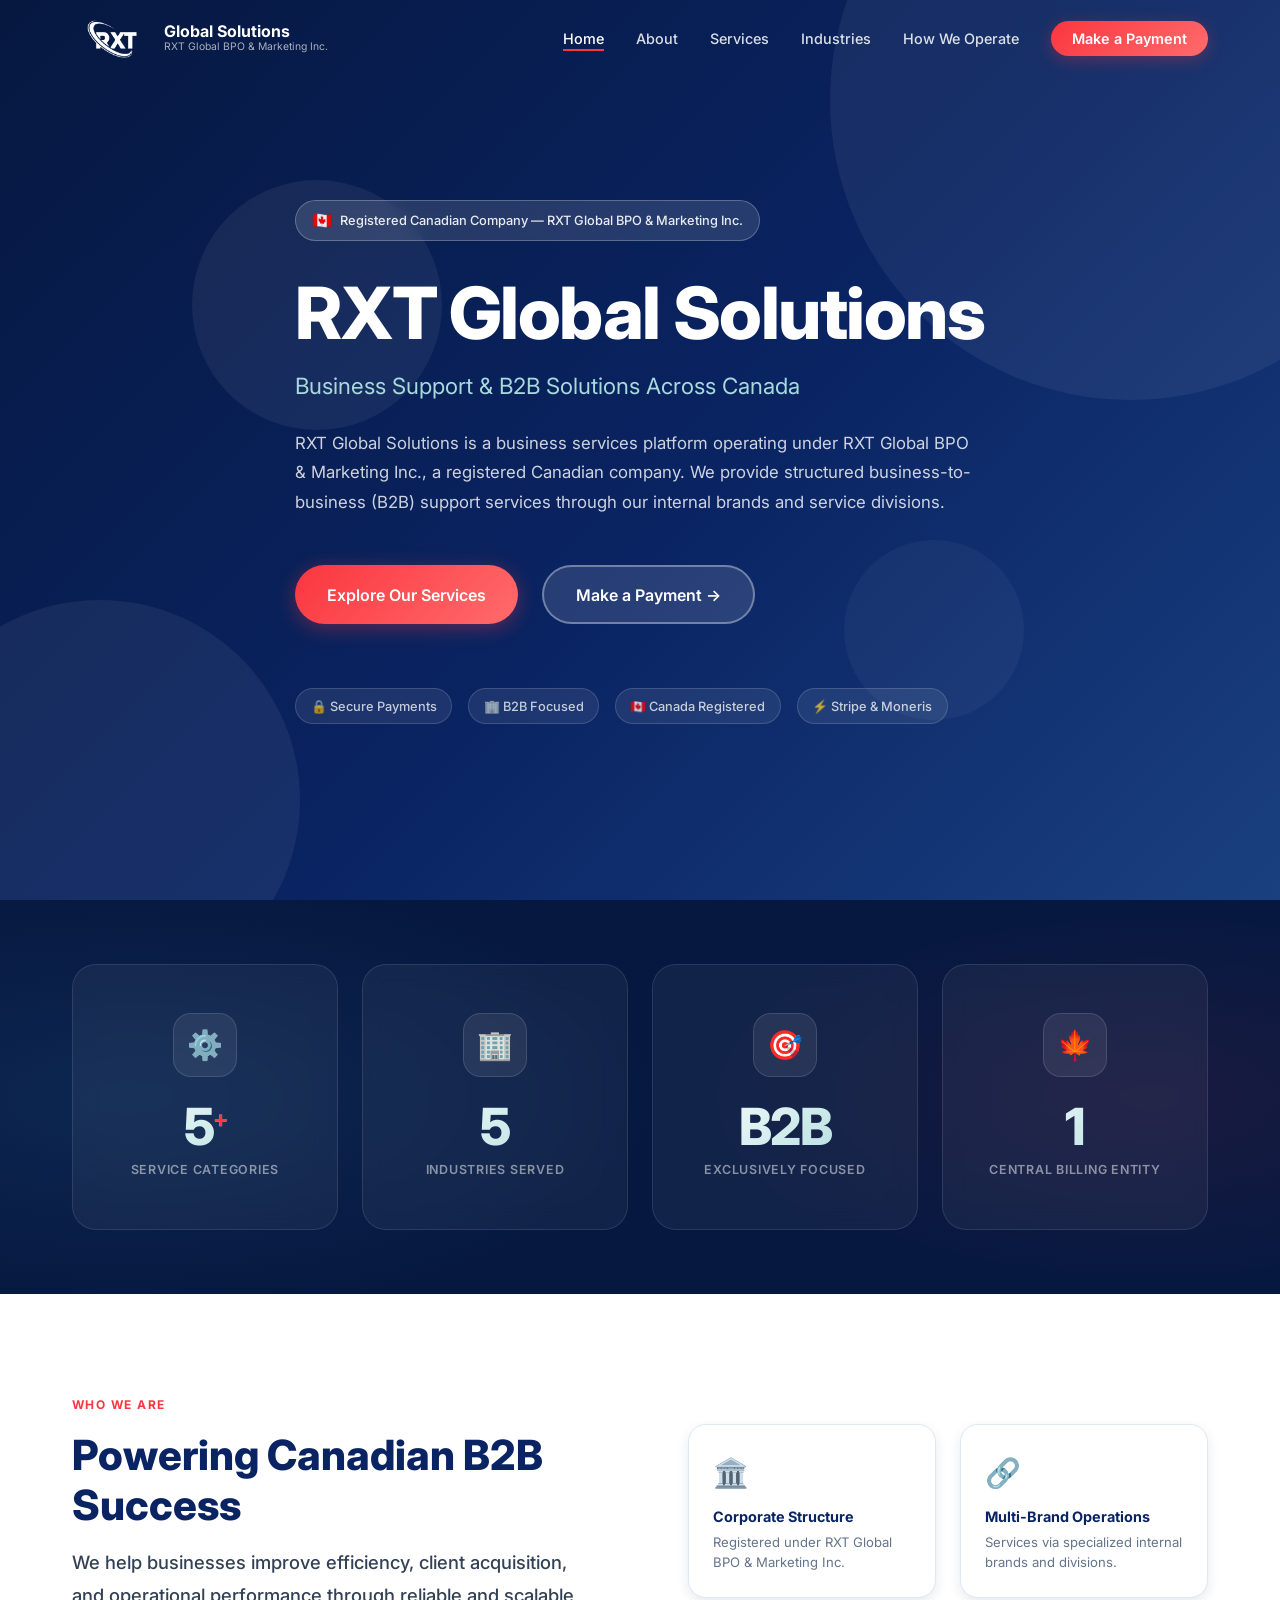
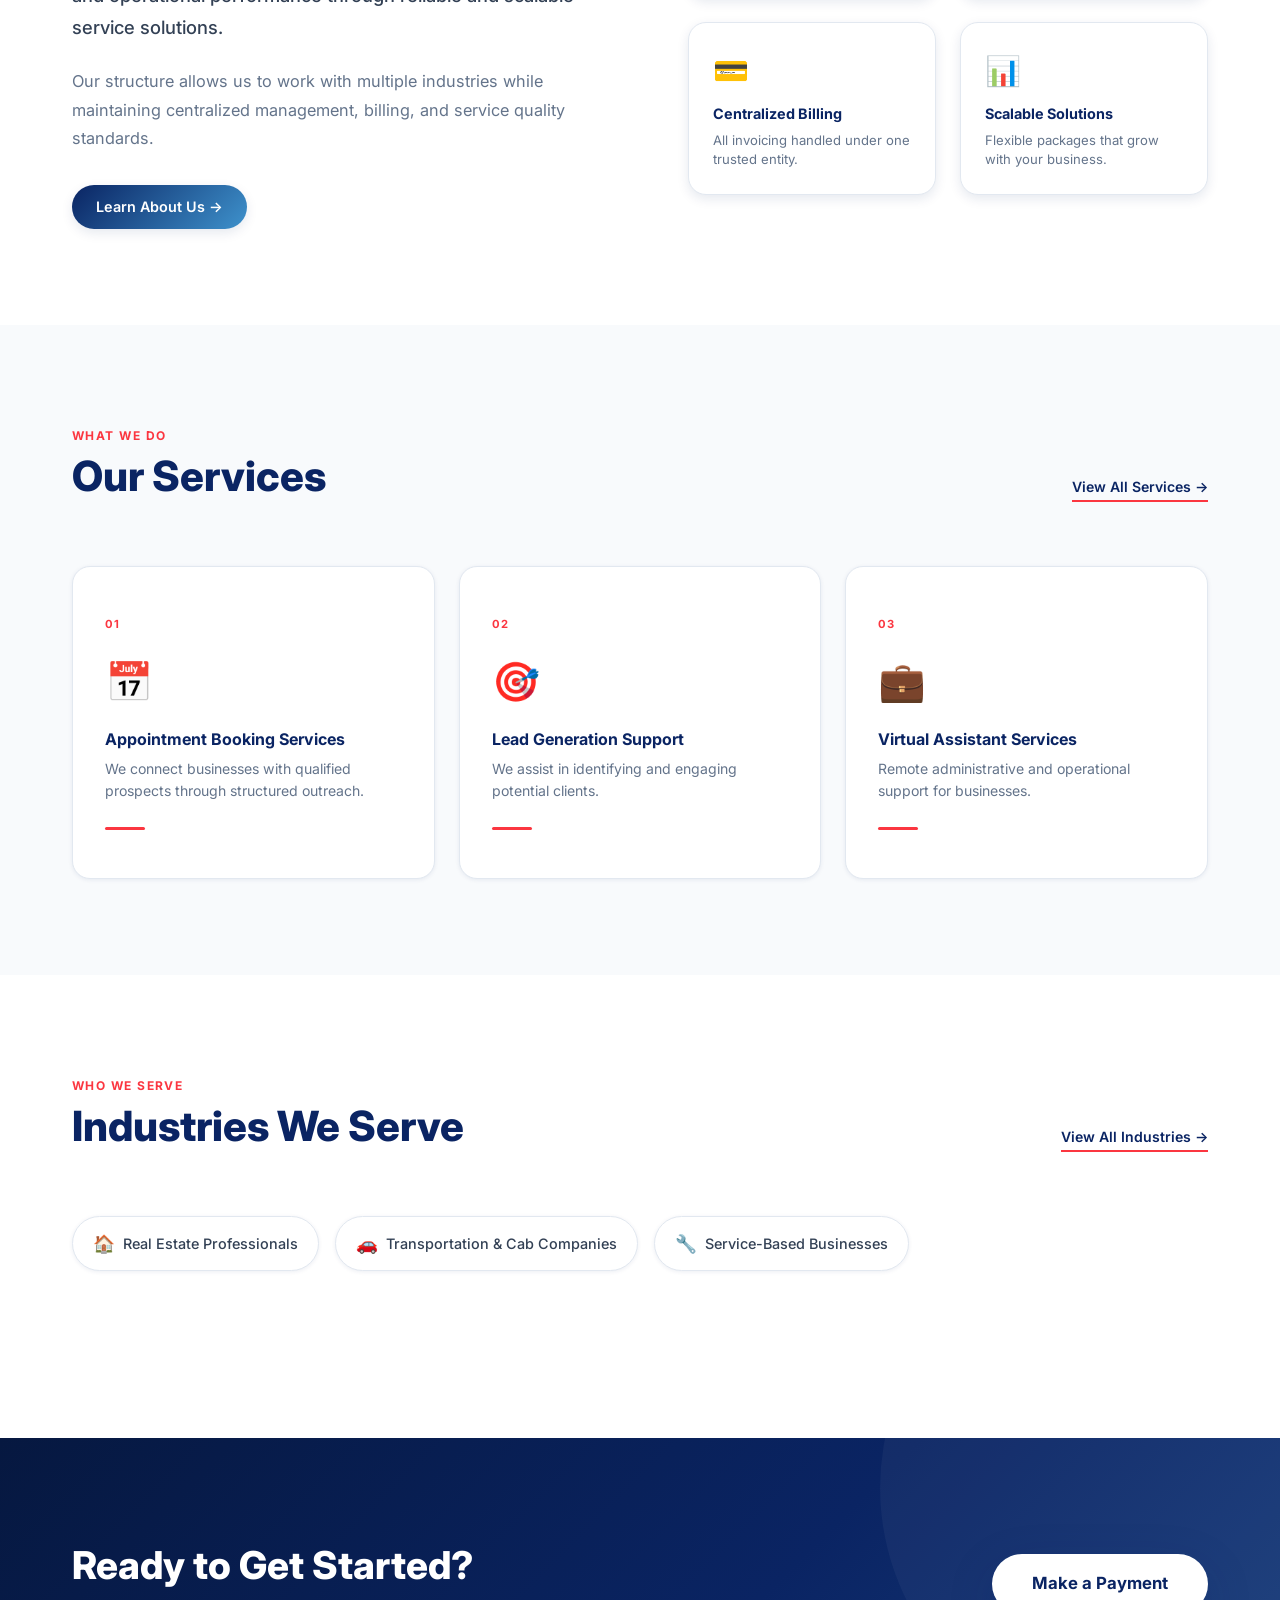
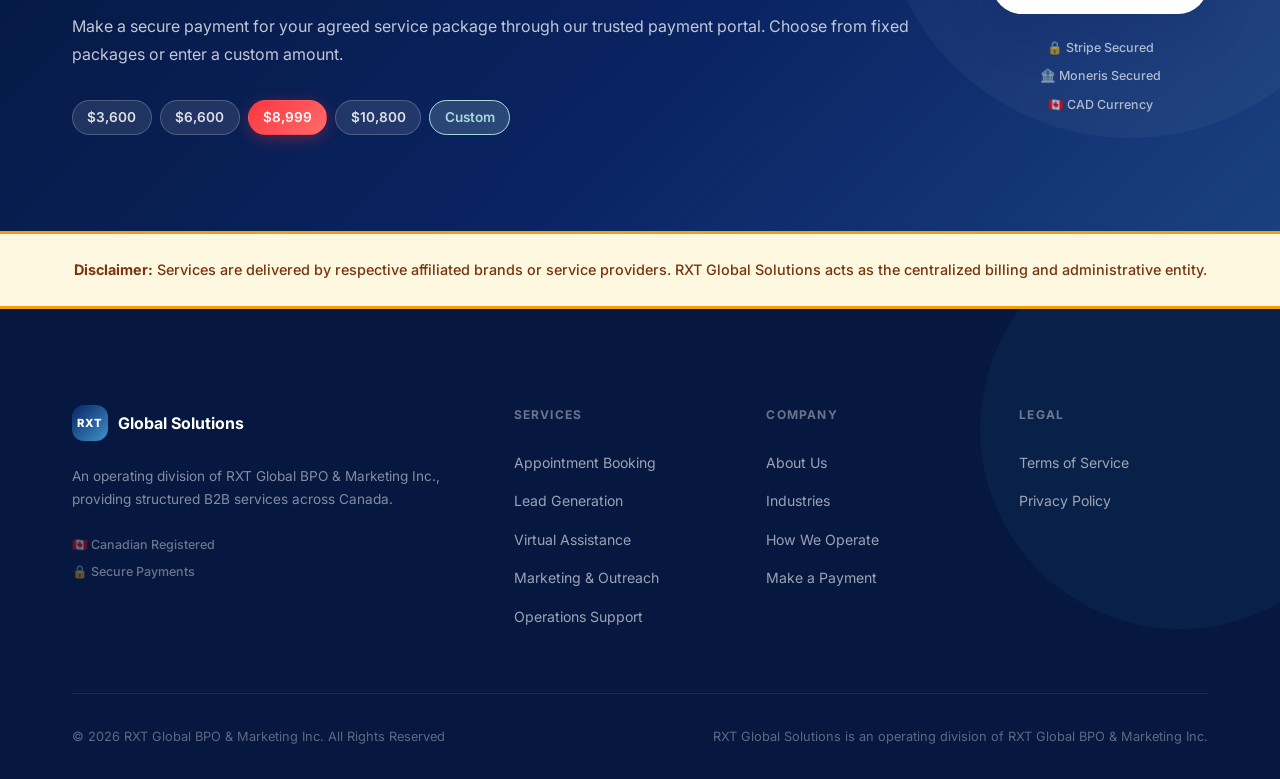
<file: index.html>
<!DOCTYPE html>
<html lang="en">
<head>
    <meta charset="UTF-8">
    <meta name="viewport" content="width=device-width, initial-scale=1.0">
    <title>RXT Global Solutions — Business Support & B2B Solutions Across Canada</title>
    <meta name="description" content="RXT Global Solutions is a registered Canadian B2B company providing appointment booking, lead generation, virtual assistance, marketing and operations support.">
    <link rel="stylesheet" href="styles.css">
    <link rel="preconnect" href="https://fonts.googleapis.com">
    <link rel="preconnect" href="https://fonts.gstatic.com" crossorigin>
    <link href="https://fonts.googleapis.com/css2?family=Inter:wght@300;400;500;600;700;800&display=swap" rel="stylesheet">
    <link rel="icon" type="image/png" href="public/rxtlogo.png">
</head>
<body>

    <!-- ── NAVIGATION ── -->
    <nav class="navbar" id="navbar">
        <div class="nav-container">
            <a href="index.html" class="nav-logo">
                <img src="public/Rxtwhite.png" alt="RXT Global Solutions" class="nav-logo-img nav-logo-white">
                <img src="public/rxtlogo.png" alt="RXT Global Solutions" class="nav-logo-img nav-logo-dark">
                <div class="logo-text">
                    <span class="logo-name">Global Solutions</span>
                    <span class="logo-entity">RXT Global BPO &amp; Marketing Inc.</span>
                </div>
            </a>
            <ul class="nav-menu">
                <li><a href="index.html" class="active">Home</a></li>
                <li><a href="about.html">About</a></li>
                <li><a href="services.html">Services</a></li>
                <li><a href="industries.html">Industries</a></li>
                <li><a href="operations.html">How We Operate</a></li>
                <li><a href="payment.html" class="nav-cta">Make a Payment</a></li>
            </ul>
            <button class="nav-toggle" aria-label="Toggle navigation">
                <span></span><span></span><span></span>
            </button>
        </div>
    </nav>

    <!-- ── HERO ── -->
    <section class="hero">
        <div class="hero-shapes">
            <div class="hs hs-1"></div>
            <div class="hs hs-2"></div>
            <div class="hs hs-3"></div>
            <div class="hs hs-4"></div>
        </div>
        <div class="hero-container">
            <div class="hero-badge">
                <span class="badge-flag">🇨🇦</span>
                Registered Canadian Company — RXT Global BPO &amp; Marketing Inc.
            </div>
            <h1 class="hero-title">RXT Global Solutions</h1>
            <p class="hero-subtitle">Business Support &amp; B2B Solutions Across Canada</p>
            <p class="hero-text">
                RXT Global Solutions is a business services platform operating under RXT Global BPO &amp; Marketing Inc., a registered Canadian company. We provide structured business-to-business (B2B) support services through our internal brands and service divisions.
            </p>
            <div class="hero-actions">
                <a href="services.html" class="btn btn-primary-lg">Explore Our Services</a>
                <a href="payment.html" class="btn btn-ghost-lg">Make a Payment →</a>
            </div>
            <div class="hero-trust-bar">
                <div class="trust-pill">🔒 Secure Payments</div>
                <div class="trust-pill">🏢 B2B Focused</div>
                <div class="trust-pill">🇨🇦 Canada Registered</div>
                <div class="trust-pill">⚡ Stripe &amp; Moneris</div>
            </div>
        </div>
    </section>

    <!-- ── STATS STRIP ── -->
    <div class="stats-strip">
        <div class="container">
            <div class="stats-row">
                <div class="stat-item fade-in">
                    <div class="stat-icon-wrap">⚙️</div>
                    <div class="stat-num">5<sup>+</sup></div>
                    <div class="stat-lbl">Service Categories</div>
                </div>
                <div class="stat-item fade-in">
                    <div class="stat-icon-wrap">🏢</div>
                    <div class="stat-num">5</div>
                    <div class="stat-lbl">Industries Served</div>
                </div>
                <div class="stat-item fade-in">
                    <div class="stat-icon-wrap">🎯</div>
                    <div class="stat-num">B2B</div>
                    <div class="stat-lbl">Exclusively Focused</div>
                </div>
                <div class="stat-item fade-in">
                    <div class="stat-icon-wrap">🍁</div>
                    <div class="stat-num">1</div>
                    <div class="stat-lbl">Central Billing Entity</div>
                </div>
            </div>
        </div>
    </div>

    <!-- ── ABOUT TEASER ── -->
    <section class="home-teaser">
        <div class="container">
            <div class="about-teaser-grid">
                <div class="about-left">
                    <div class="section-eyebrow">Who We Are</div>
                    <h2 class="section-title">Powering Canadian B2B Success</h2>
                    <p class="about-lead">We help businesses improve efficiency, client acquisition, and operational performance through reliable and scalable service solutions.</p>
                    <p style="color:var(--text-500);line-height:1.75;margin-bottom:var(--sp-4);">Our structure allows us to work with multiple industries while maintaining centralized management, billing, and service quality standards.</p>
                    <a href="about.html" class="btn btn-primary-sm">Learn About Us →</a>
                </div>
                <div class="about-teaser-visual">
                    <div class="about-feat-card fade-in">
                        <div class="afc-icon">🏛️</div>
                        <h4>Corporate Structure</h4>
                        <p>Registered under RXT Global BPO &amp; Marketing Inc.</p>
                    </div>
                    <div class="about-feat-card fade-in">
                        <div class="afc-icon">🔗</div>
                        <h4>Multi-Brand Operations</h4>
                        <p>Services via specialized internal brands and divisions.</p>
                    </div>
                    <div class="about-feat-card fade-in">
                        <div class="afc-icon">💳</div>
                        <h4>Centralized Billing</h4>
                        <p>All invoicing handled under one trusted entity.</p>
                    </div>
                    <div class="about-feat-card fade-in">
                        <div class="afc-icon">📊</div>
                        <h4>Scalable Solutions</h4>
                        <p>Flexible packages that grow with your business.</p>
                    </div>
                </div>
            </div>
        </div>
    </section>

    <!-- ── SERVICES TEASER ── -->
    <section class="home-teaser home-teaser-alt">
        <div class="container">
            <div class="teaser-header">
                <div class="teaser-header-left">
                    <div class="section-eyebrow">What We Do</div>
                    <h2 class="section-title">Our Services</h2>
                </div>
                <a href="services.html" class="teaser-view-all">View All Services →</a>
            </div>
            <div class="services-teaser-grid">
                <div class="service-card fade-in">
                    <div class="sc-number">01</div>
                    <div class="sc-icon">📅</div>
                    <h3>Appointment Booking Services</h3>
                    <p>We connect businesses with qualified prospects through structured outreach.</p>
                    <div class="sc-bar"></div>
                </div>
                <div class="service-card fade-in">
                    <div class="sc-number">02</div>
                    <div class="sc-icon">🎯</div>
                    <h3>Lead Generation Support</h3>
                    <p>We assist in identifying and engaging potential clients.</p>
                    <div class="sc-bar"></div>
                </div>
                <div class="service-card fade-in">
                    <div class="sc-number">03</div>
                    <div class="sc-icon">💼</div>
                    <h3>Virtual Assistant Services</h3>
                    <p>Remote administrative and operational support for businesses.</p>
                    <div class="sc-bar"></div>
                </div>
            </div>
        </div>
    </section>

    <!-- ── INDUSTRIES TEASER ── -->
    <section class="home-teaser">
        <div class="container">
            <div class="teaser-header">
                <div class="teaser-header-left">
                    <div class="section-eyebrow">Who We Serve</div>
                    <h2 class="section-title">Industries We Serve</h2>
                </div>
                <a href="industries.html" class="teaser-view-all">View All Industries →</a>
            </div>
            <div class="industries-teaser">
                <div class="industry-pill fade-in"><span class="industry-pill-icon">🏠</span> Real Estate Professionals</div>
                <div class="industry-pill fade-in"><span class="industry-pill-icon">🚗</span> Transportation &amp; Cab Companies</div>
                <div class="industry-pill fade-in"><span class="industry-pill-icon">🔧</span> Service-Based Businesses</div>
                <div class="industry-pill fade-in"><span class="industry-pill-icon">🏢</span> Small &amp; Medium Enterprises (SMEs)</div>
                <div class="industry-pill fade-in"><span class="industry-pill-icon">🤝</span> Other B2B Organizations</div>
            </div>
        </div>
    </section>

    <!-- ── PAYMENT CTA ── -->
    <section class="payment-cta">
        <div class="container">
            <div class="cta-inner">
                <div class="cta-left">
                    <h2>Ready to Get Started?</h2>
                    <p>Make a secure payment for your agreed service package through our trusted payment portal. Choose from fixed packages or enter a custom amount.</p>
                    <div class="cta-pkg-pills">
                        <span class="pkg-pill">$3,600</span>
                        <span class="pkg-pill">$6,600</span>
                        <span class="pkg-pill highlight">$8,999</span>
                        <span class="pkg-pill">$10,800</span>
                        <span class="pkg-pill custom">Custom</span>
                    </div>
                </div>
                <div class="cta-right">
                    <a href="payment.html" class="btn btn-cta-white">Make a Payment</a>
                    <div class="cta-badges">
                        <div class="cta-badge">🔒 Stripe Secured</div>
                        <div class="cta-badge">🏦 Moneris Secured</div>
                        <div class="cta-badge">🇨🇦 CAD Currency</div>
                    </div>
                </div>
            </div>
        </div>
    </section>

    <!-- ── DISCLAIMER ── -->
    <div class="disclaimer-bar">
        <div class="container">
            <p><strong>Disclaimer:</strong> Services are delivered by respective affiliated brands or service providers. RXT Global Solutions acts as the centralized billing and administrative entity.</p>
        </div>
    </div>

    <!-- ── FOOTER ── -->
    <footer class="footer">
        <div class="container">
            <div class="footer-grid">
                <div class="footer-brand-col">
                    <div class="footer-logo">
                        <div class="logo-mark sm">RXT</div>
                        <span>Global Solutions</span>
                    </div>
                    <p>An operating division of RXT Global BPO &amp; Marketing Inc., providing structured B2B services across Canada.</p>
                    <div class="footer-trust">
                        <span>🇨🇦 Canadian Registered</span>
                        <span>🔒 Secure Payments</span>
                    </div>
                </div>
                <div class="footer-col">
                    <h5>Services</h5>
                    <ul>
                        <li><a href="services.html">Appointment Booking</a></li>
                        <li><a href="services.html">Lead Generation</a></li>
                        <li><a href="services.html">Virtual Assistance</a></li>
                        <li><a href="services.html">Marketing &amp; Outreach</a></li>
                        <li><a href="services.html">Operations Support</a></li>
                    </ul>
                </div>
                <div class="footer-col">
                    <h5>Company</h5>
                    <ul>
                        <li><a href="about.html">About Us</a></li>
                        <li><a href="industries.html">Industries</a></li>
                        <li><a href="operations.html">How We Operate</a></li>
                        <li><a href="payment.html">Make a Payment</a></li>
                    </ul>
                </div>
                <div class="footer-col">
                    <h5>Legal</h5>
                    <ul>
                        <li><a href="terms.html">Terms of Service</a></li>
                        <li><a href="privacy.html">Privacy Policy</a></li>
                    </ul>
                </div>
            </div>
            <div class="footer-bottom">
                <p>&copy; 2026 RXT Global BPO &amp; Marketing Inc. All Rights Reserved</p>
                <p>RXT Global Solutions is an operating division of RXT Global BPO &amp; Marketing Inc.</p>
            </div>
        </div>
    </footer>

    <script>
        const navbar = document.getElementById('navbar');
        window.addEventListener('scroll', () => {
            navbar.classList.toggle('scrolled', window.scrollY > 50);
        });

        const navToggle = document.querySelector('.nav-toggle');
        const navMenu = document.querySelector('.nav-menu');
        navToggle.addEventListener('click', () => {
            navMenu.classList.toggle('active');
            navToggle.classList.toggle('active');
        });
        navMenu.querySelectorAll('a').forEach(link => {
            link.addEventListener('click', () => {
                navMenu.classList.remove('active');
                navToggle.classList.remove('active');
            });
        });

        // Fade-in on scroll
        const observer = new IntersectionObserver((entries) => {
            entries.forEach((entry, i) => {
                if (entry.isIntersecting)
                    setTimeout(() => entry.target.classList.add('visible'), i * 80);
            });
        }, { threshold: 0.1 });
        document.querySelectorAll('.fade-in').forEach(el => observer.observe(el));
    </script>
</body>
</html>
</file>
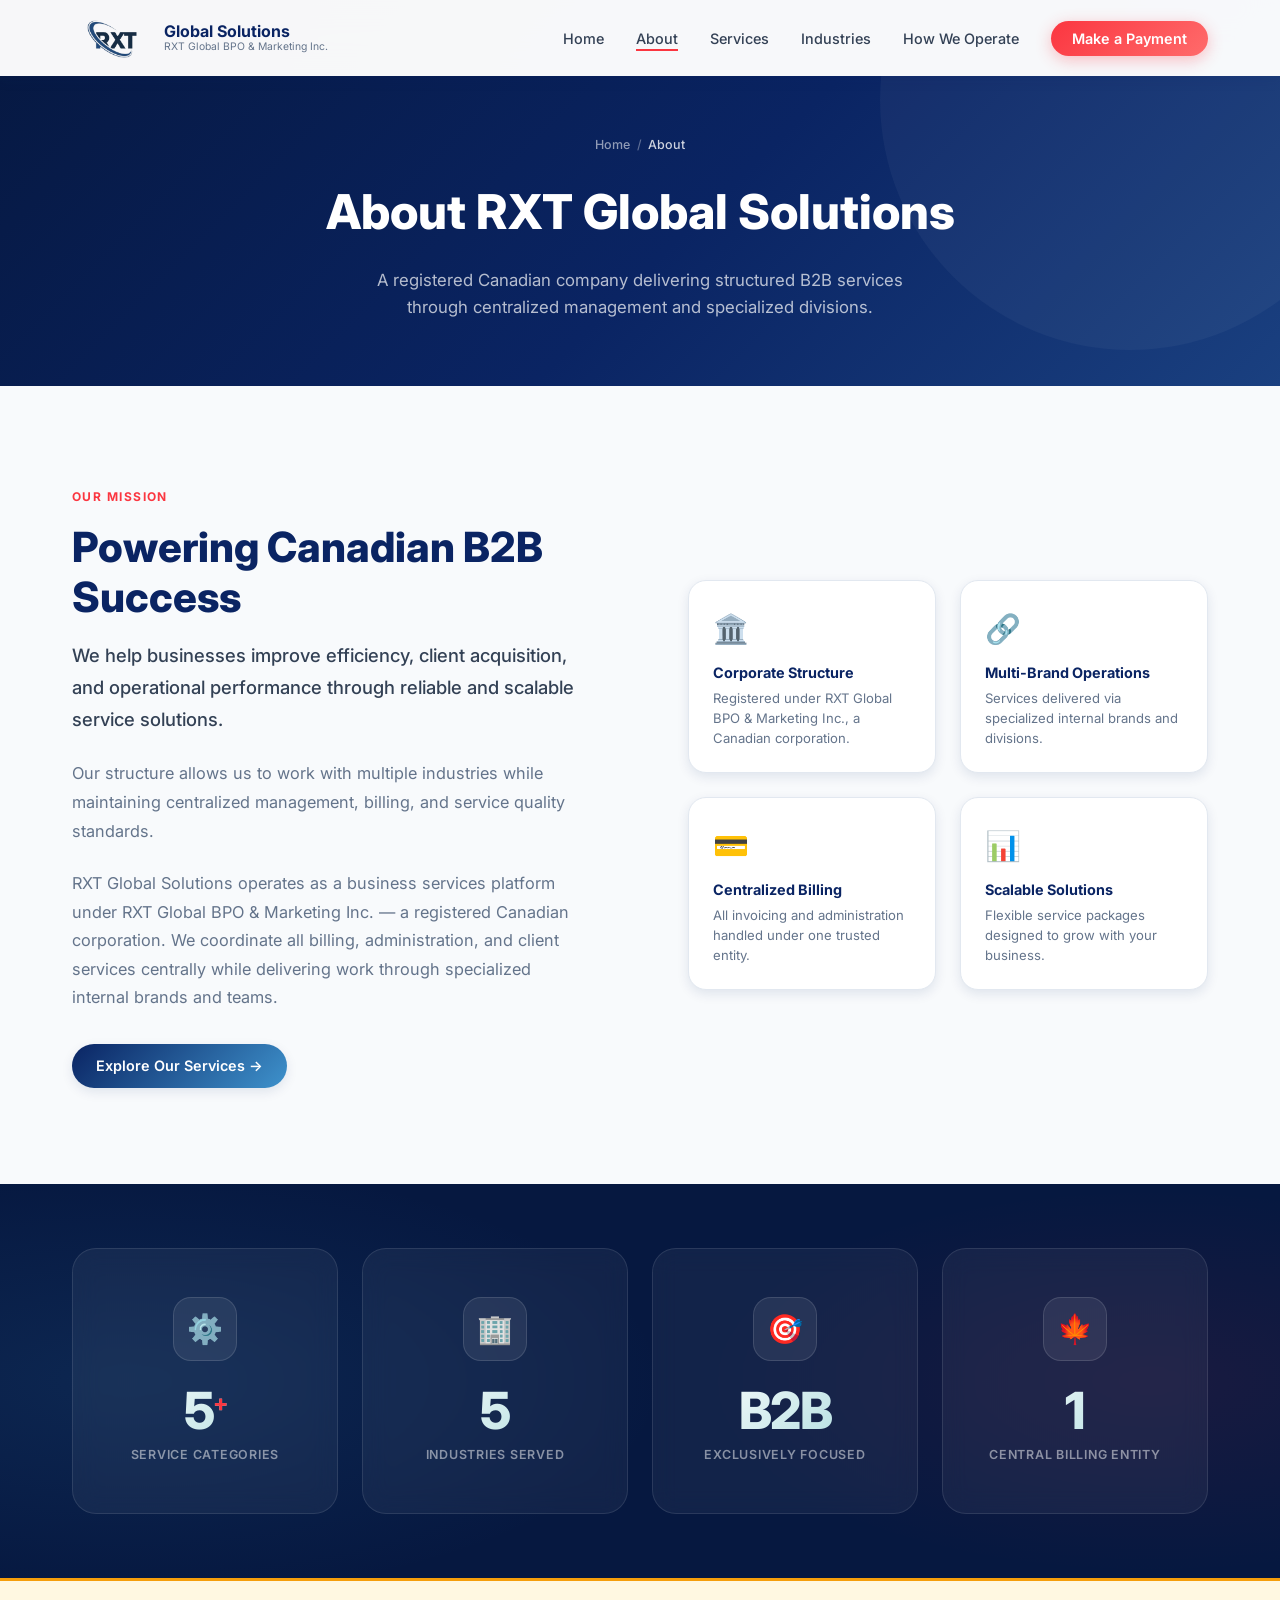
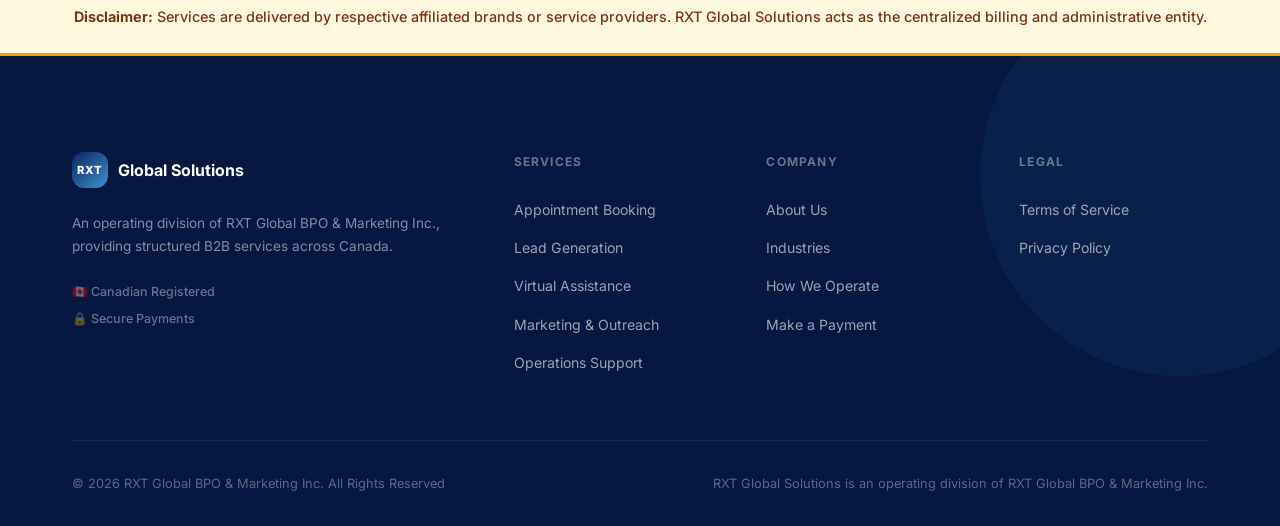
<file: about.html>
<!DOCTYPE html>
<html lang="en">
<head>
    <meta charset="UTF-8">
    <meta name="viewport" content="width=device-width, initial-scale=1.0">
    <title>About Us — RXT Global Solutions</title>
    <meta name="description" content="Learn about RXT Global Solutions — a registered Canadian B2B company operating under RXT Global BPO & Marketing Inc.">
    <link rel="stylesheet" href="styles.css">
    <link rel="preconnect" href="https://fonts.googleapis.com">
    <link rel="preconnect" href="https://fonts.gstatic.com" crossorigin>
    <link href="https://fonts.googleapis.com/css2?family=Inter:wght@300;400;500;600;700;800&display=swap" rel="stylesheet">
    <link rel="icon" type="image/png" href="public/rxtlogo.png">
</head>
<body>

    <!-- ── NAVIGATION ── -->
    <nav class="navbar scrolled" id="navbar">
        <div class="nav-container">
            <a href="index.html" class="nav-logo">
                <img src="public/rxtlogo.png" alt="RXT Global Solutions" class="nav-logo-img">
                <div class="logo-text">
                    <span class="logo-name">Global Solutions</span>
                    <span class="logo-entity">RXT Global BPO &amp; Marketing Inc.</span>
                </div>
            </a>
            <ul class="nav-menu">
                <li><a href="index.html">Home</a></li>
                <li><a href="about.html" class="active">About</a></li>
                <li><a href="services.html">Services</a></li>
                <li><a href="industries.html">Industries</a></li>
                <li><a href="operations.html">How We Operate</a></li>
                <li><a href="payment.html" class="nav-cta">Make a Payment</a></li>
            </ul>
            <button class="nav-toggle" aria-label="Toggle navigation">
                <span></span><span></span><span></span>
            </button>
        </div>
    </nav>

    <!-- ── PAGE HERO ── -->
    <section class="page-hero">
        <div class="container">
            <div class="page-hero-content">
                <div class="page-hero-breadcrumb">
                    <a href="index.html">Home</a>
                    <span>/</span>
                    <span style="color:rgba(255,255,255,0.8);">About</span>
                </div>
                <h1>About RXT Global Solutions</h1>
                <p>A registered Canadian company delivering structured B2B services through centralized management and specialized divisions.</p>
            </div>
        </div>
    </section>

    <!-- ── ABOUT CONTENT ── -->
    <section class="page-content">
        <div class="container">
            <div class="about-grid">
                <div class="about-left">
                    <div class="section-eyebrow">Our Mission</div>
                    <h2 class="section-title">Powering Canadian B2B Success</h2>
                    <p class="about-lead">We help businesses improve efficiency, client acquisition, and operational performance through reliable and scalable service solutions.</p>
                    <p style="color:var(--text-500);line-height:1.75;margin-bottom:var(--sp-3);">Our structure allows us to work with multiple industries while maintaining centralized management, billing, and service quality standards.</p>
                    <p style="color:var(--text-500);line-height:1.75;margin-bottom:var(--sp-4);">RXT Global Solutions operates as a business services platform under RXT Global BPO &amp; Marketing Inc. — a registered Canadian corporation. We coordinate all billing, administration, and client services centrally while delivering work through specialized internal brands and teams.</p>
                    <a href="services.html" class="btn btn-primary-sm">Explore Our Services →</a>
                </div>
                <div class="about-right">
                    <div class="about-card-grid">
                        <div class="about-feat-card fade-in">
                            <div class="afc-icon">🏛️</div>
                            <h4>Corporate Structure</h4>
                            <p>Registered under RXT Global BPO &amp; Marketing Inc., a Canadian corporation.</p>
                        </div>
                        <div class="about-feat-card fade-in">
                            <div class="afc-icon">🔗</div>
                            <h4>Multi-Brand Operations</h4>
                            <p>Services delivered via specialized internal brands and divisions.</p>
                        </div>
                        <div class="about-feat-card fade-in">
                            <div class="afc-icon">💳</div>
                            <h4>Centralized Billing</h4>
                            <p>All invoicing and administration handled under one trusted entity.</p>
                        </div>
                        <div class="about-feat-card fade-in">
                            <div class="afc-icon">📊</div>
                            <h4>Scalable Solutions</h4>
                            <p>Flexible service packages designed to grow with your business.</p>
                        </div>
                    </div>
                </div>
            </div>
        </div>
    </section>

    <!-- ── STATS ── -->
    <div class="stats-strip">
        <div class="container">
            <div class="stats-row">
                <div class="stat-item fade-in">
                    <div class="stat-icon-wrap">⚙️</div>
                    <div class="stat-num">5<sup>+</sup></div>
                    <div class="stat-lbl">Service Categories</div>
                </div>
                <div class="stat-item fade-in">
                    <div class="stat-icon-wrap">🏢</div>
                    <div class="stat-num">5</div>
                    <div class="stat-lbl">Industries Served</div>
                </div>
                <div class="stat-item fade-in">
                    <div class="stat-icon-wrap">🎯</div>
                    <div class="stat-num">B2B</div>
                    <div class="stat-lbl">Exclusively Focused</div>
                </div>
                <div class="stat-item fade-in">
                    <div class="stat-icon-wrap">🍁</div>
                    <div class="stat-num">1</div>
                    <div class="stat-lbl">Central Billing Entity</div>
                </div>
            </div>
        </div>
    </div>

    <!-- ── DISCLAIMER ── -->
    <div class="disclaimer-bar">
        <div class="container">
            <p><strong>Disclaimer:</strong> Services are delivered by respective affiliated brands or service providers. RXT Global Solutions acts as the centralized billing and administrative entity.</p>
        </div>
    </div>

    <!-- ── FOOTER ── -->
    <footer class="footer">
        <div class="container">
            <div class="footer-grid">
                <div class="footer-brand-col">
                    <div class="footer-logo">
                        <div class="logo-mark sm">RXT</div>
                        <span>Global Solutions</span>
                    </div>
                    <p>An operating division of RXT Global BPO &amp; Marketing Inc., providing structured B2B services across Canada.</p>
                    <div class="footer-trust">
                        <span>🇨🇦 Canadian Registered</span>
                        <span>🔒 Secure Payments</span>
                    </div>
                </div>
                <div class="footer-col">
                    <h5>Services</h5>
                    <ul>
                        <li><a href="services.html">Appointment Booking</a></li>
                        <li><a href="services.html">Lead Generation</a></li>
                        <li><a href="services.html">Virtual Assistance</a></li>
                        <li><a href="services.html">Marketing &amp; Outreach</a></li>
                        <li><a href="services.html">Operations Support</a></li>
                    </ul>
                </div>
                <div class="footer-col">
                    <h5>Company</h5>
                    <ul>
                        <li><a href="about.html">About Us</a></li>
                        <li><a href="industries.html">Industries</a></li>
                        <li><a href="operations.html">How We Operate</a></li>
                        <li><a href="payment.html">Make a Payment</a></li>
                    </ul>
                </div>
                <div class="footer-col">
                    <h5>Legal</h5>
                    <ul>
                        <li><a href="terms.html">Terms of Service</a></li>
                        <li><a href="privacy.html">Privacy Policy</a></li>
                    </ul>
                </div>
            </div>
            <div class="footer-bottom">
                <p>&copy; 2026 RXT Global BPO &amp; Marketing Inc. All Rights Reserved</p>
                <p>RXT Global Solutions is an operating division of RXT Global BPO &amp; Marketing Inc.</p>
            </div>
        </div>
    </footer>

    <script>
        const navToggle = document.querySelector('.nav-toggle');
        const navMenu = document.querySelector('.nav-menu');
        navToggle.addEventListener('click', () => {
            navMenu.classList.toggle('active');
            navToggle.classList.toggle('active');
        });
        const observer = new IntersectionObserver((entries) => {
            entries.forEach((e, i) => { if (e.isIntersecting) setTimeout(() => e.target.classList.add('visible'), i * 80); });
        }, { threshold: 0.1 });
        document.querySelectorAll('.fade-in').forEach(el => observer.observe(el));
    </script>
</body>
</html>
</file>
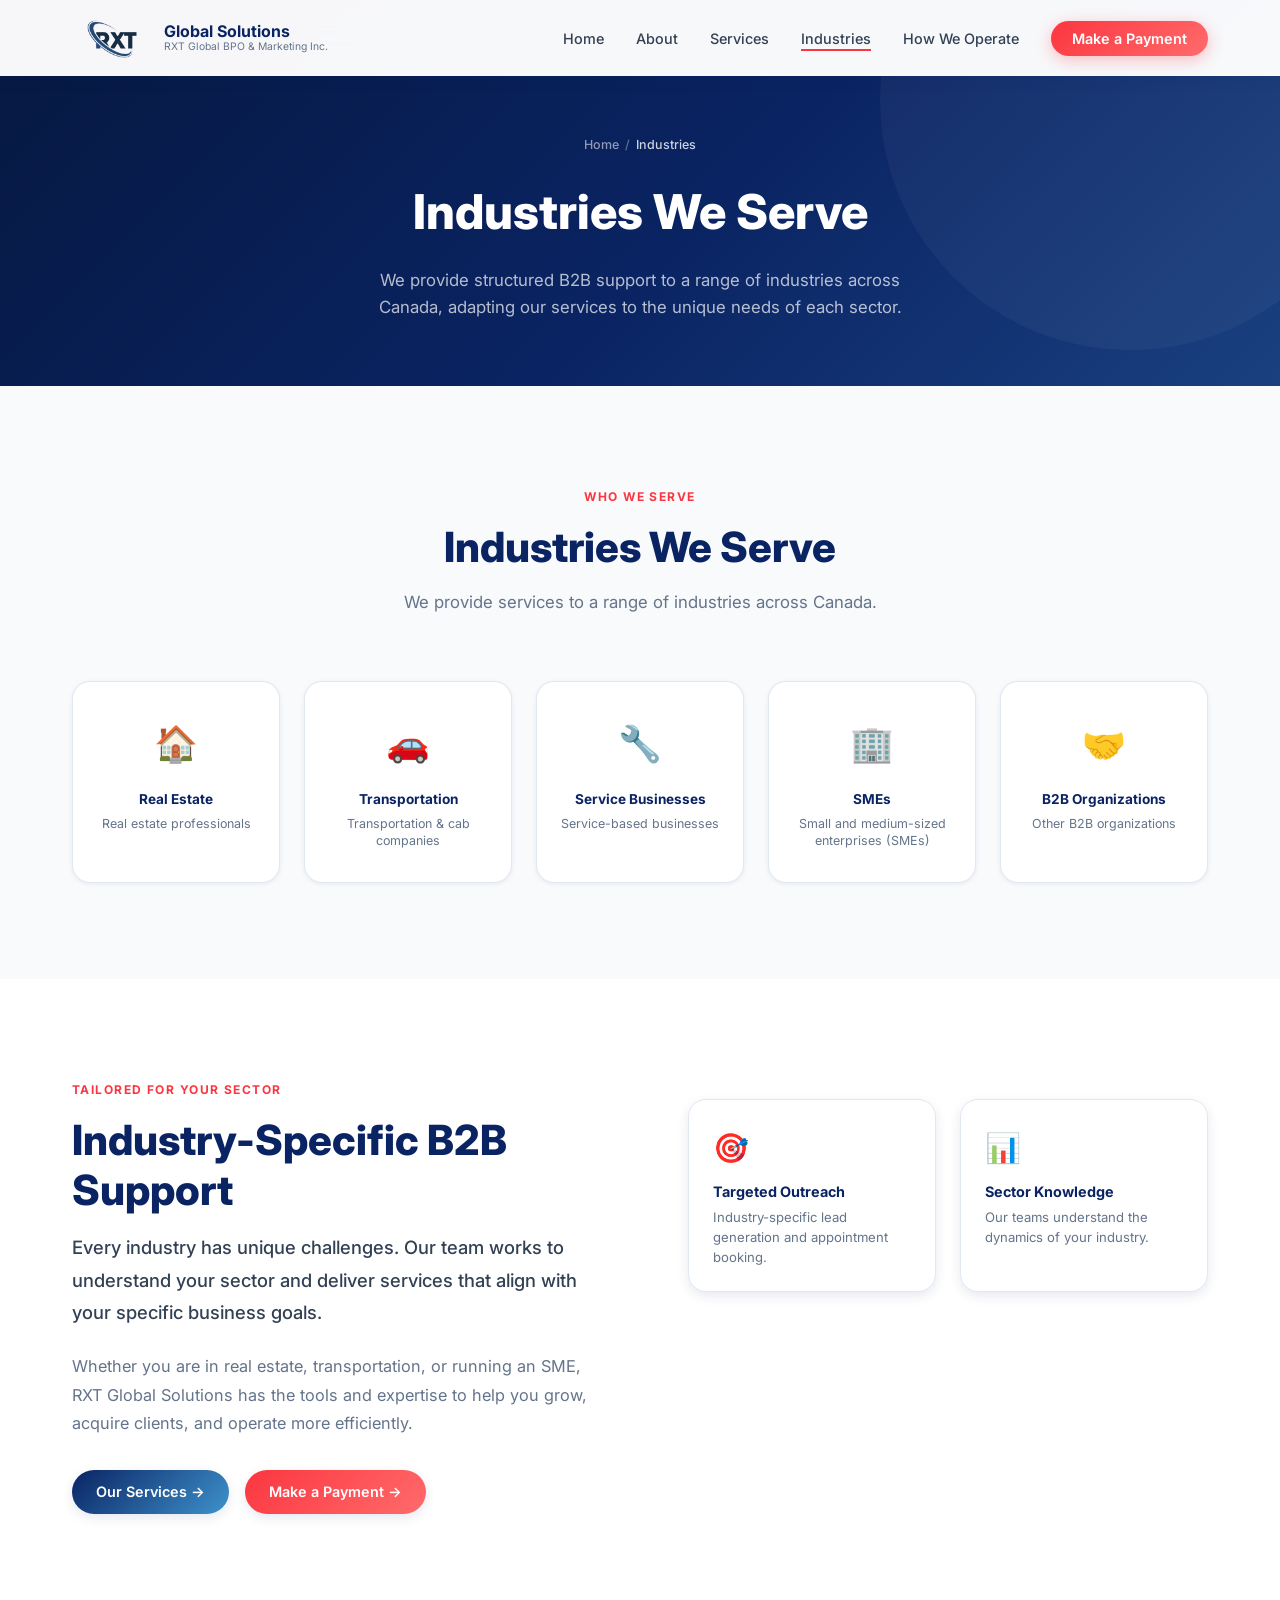
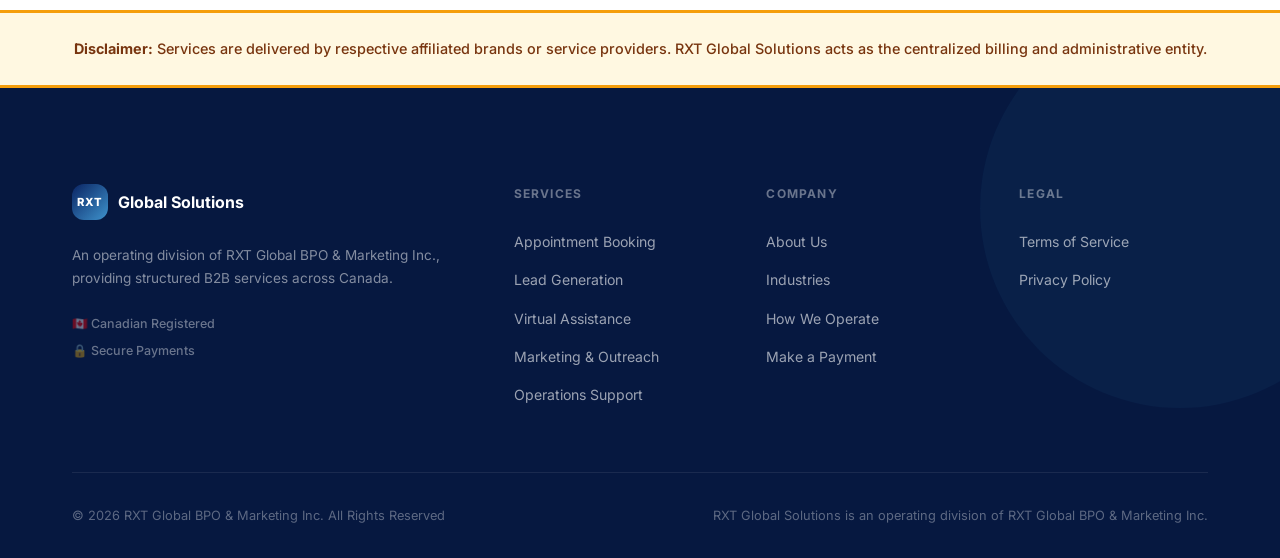
<file: industries.html>
<!DOCTYPE html>
<html lang="en">
<head>
    <meta charset="UTF-8">
    <meta name="viewport" content="width=device-width, initial-scale=1.0">
    <title>Industries We Serve — RXT Global Solutions</title>
    <meta name="description" content="RXT Global Solutions serves real estate, transportation, service businesses, SMEs, and other B2B organizations across Canada.">
    <link rel="stylesheet" href="styles.css">
    <link rel="preconnect" href="https://fonts.googleapis.com">
    <link rel="preconnect" href="https://fonts.gstatic.com" crossorigin>
    <link href="https://fonts.googleapis.com/css2?family=Inter:wght@300;400;500;600;700;800&display=swap" rel="stylesheet">
    <link rel="icon" type="image/png" href="public/rxtlogo.png">
</head>
<body>

    <!-- ── NAVIGATION ── -->
    <nav class="navbar scrolled" id="navbar">
        <div class="nav-container">
            <a href="index.html" class="nav-logo">
                <img src="public/rxtlogo.png" alt="RXT Global Solutions" class="nav-logo-img">
                <div class="logo-text">
                    <span class="logo-name">Global Solutions</span>
                    <span class="logo-entity">RXT Global BPO &amp; Marketing Inc.</span>
                </div>
            </a>
            <ul class="nav-menu">
                <li><a href="index.html">Home</a></li>
                <li><a href="about.html">About</a></li>
                <li><a href="services.html">Services</a></li>
                <li><a href="industries.html" class="active">Industries</a></li>
                <li><a href="operations.html">How We Operate</a></li>
                <li><a href="payment.html" class="nav-cta">Make a Payment</a></li>
            </ul>
            <button class="nav-toggle" aria-label="Toggle navigation">
                <span></span><span></span><span></span>
            </button>
        </div>
    </nav>

    <!-- ── PAGE HERO ── -->
    <section class="page-hero">
        <div class="container">
            <div class="page-hero-content">
                <div class="page-hero-breadcrumb">
                    <a href="index.html">Home</a>
                    <span>/</span>
                    <span style="color:rgba(255,255,255,0.8);">Industries</span>
                </div>
                <h1>Industries We Serve</h1>
                <p>We provide structured B2B support to a range of industries across Canada, adapting our services to the unique needs of each sector.</p>
            </div>
        </div>
    </section>

    <!-- ── INDUSTRIES CONTENT ── -->
    <section class="page-content">
        <div class="container">
            <div class="section-header">
                <div class="section-eyebrow">Who We Serve</div>
                <h2 class="section-title">Industries We Serve</h2>
                <p class="section-desc">We provide services to a range of industries across Canada.</p>
            </div>
            <div class="industries-grid">

                <div class="industry-card fade-in">
                    <div class="ic-icon">🏠</div>
                    <h4>Real Estate</h4>
                    <p>Real estate professionals</p>
                </div>

                <div class="industry-card fade-in">
                    <div class="ic-icon">🚗</div>
                    <h4>Transportation</h4>
                    <p>Transportation &amp; cab companies</p>
                </div>

                <div class="industry-card fade-in">
                    <div class="ic-icon">🔧</div>
                    <h4>Service Businesses</h4>
                    <p>Service-based businesses</p>
                </div>

                <div class="industry-card fade-in">
                    <div class="ic-icon">🏢</div>
                    <h4>SMEs</h4>
                    <p>Small and medium-sized enterprises (SMEs)</p>
                </div>

                <div class="industry-card fade-in">
                    <div class="ic-icon">🤝</div>
                    <h4>B2B Organizations</h4>
                    <p>Other B2B organizations</p>
                </div>

            </div>
        </div>
    </section>

    <!-- ── HOW WE HELP CTA ── -->
    <section class="page-content-white">
        <div class="container">
            <div class="about-grid">
                <div class="about-left">
                    <div class="section-eyebrow">Tailored for Your Sector</div>
                    <h2 class="section-title">Industry-Specific B2B Support</h2>
                    <p class="about-lead">Every industry has unique challenges. Our team works to understand your sector and deliver services that align with your specific business goals.</p>
                    <p style="color:var(--text-500);line-height:1.75;margin-bottom:var(--sp-4);">Whether you are in real estate, transportation, or running an SME, RXT Global Solutions has the tools and expertise to help you grow, acquire clients, and operate more efficiently.</p>
                    <div style="display:flex;gap:var(--sp-2);flex-wrap:wrap;">
                        <a href="services.html" class="btn btn-primary-sm">Our Services →</a>
                        <a href="payment.html" class="btn btn-primary-sm" style="background:var(--grad-red);">Make a Payment →</a>
                    </div>
                </div>
                <div class="about-right">
                    <div class="about-card-grid">
                        <div class="about-feat-card fade-in">
                            <div class="afc-icon">🎯</div>
                            <h4>Targeted Outreach</h4>
                            <p>Industry-specific lead generation and appointment booking.</p>
                        </div>
                        <div class="about-feat-card fade-in">
                            <div class="afc-icon">📊</div>
                            <h4>Sector Knowledge</h4>
                            <p>Our teams understand the dynamics of your industry.</p>
                        </div>
                        <div class="about-feat-card fade-in">
                            <div class="afc-icon">⚡</div>
                            <h4>Fast Onboarding</h4>
                            <p>Quick setup and structured service delivery from day one.</p>
                        </div>
                        <div class="about-feat-card fade-in">
                            <div class="afc-icon">🔒</div>
                            <h4>Reliable &amp; Secure</h4>
                            <p>Centralized billing and administration you can trust.</p>
                        </div>
                    </div>
                </div>
            </div>
        </div>
    </section>

    <!-- ── DISCLAIMER ── -->
    <div class="disclaimer-bar">
        <div class="container">
            <p><strong>Disclaimer:</strong> Services are delivered by respective affiliated brands or service providers. RXT Global Solutions acts as the centralized billing and administrative entity.</p>
        </div>
    </div>

    <!-- ── FOOTER ── -->
    <footer class="footer">
        <div class="container">
            <div class="footer-grid">
                <div class="footer-brand-col">
                    <div class="footer-logo">
                        <div class="logo-mark sm">RXT</div>
                        <span>Global Solutions</span>
                    </div>
                    <p>An operating division of RXT Global BPO &amp; Marketing Inc., providing structured B2B services across Canada.</p>
                    <div class="footer-trust">
                        <span>🇨🇦 Canadian Registered</span>
                        <span>🔒 Secure Payments</span>
                    </div>
                </div>
                <div class="footer-col">
                    <h5>Services</h5>
                    <ul>
                        <li><a href="services.html">Appointment Booking</a></li>
                        <li><a href="services.html">Lead Generation</a></li>
                        <li><a href="services.html">Virtual Assistance</a></li>
                        <li><a href="services.html">Marketing &amp; Outreach</a></li>
                        <li><a href="services.html">Operations Support</a></li>
                    </ul>
                </div>
                <div class="footer-col">
                    <h5>Company</h5>
                    <ul>
                        <li><a href="about.html">About Us</a></li>
                        <li><a href="industries.html">Industries</a></li>
                        <li><a href="operations.html">How We Operate</a></li>
                        <li><a href="payment.html">Make a Payment</a></li>
                    </ul>
                </div>
                <div class="footer-col">
                    <h5>Legal</h5>
                    <ul>
                        <li><a href="terms.html">Terms of Service</a></li>
                        <li><a href="privacy.html">Privacy Policy</a></li>
                    </ul>
                </div>
            </div>
            <div class="footer-bottom">
                <p>&copy; 2026 RXT Global BPO &amp; Marketing Inc. All Rights Reserved</p>
                <p>RXT Global Solutions is an operating division of RXT Global BPO &amp; Marketing Inc.</p>
            </div>
        </div>
    </footer>

    <script>
        const navToggle = document.querySelector('.nav-toggle');
        const navMenu = document.querySelector('.nav-menu');
        navToggle.addEventListener('click', () => {
            navMenu.classList.toggle('active');
            navToggle.classList.toggle('active');
        });
        const observer = new IntersectionObserver((entries) => {
            entries.forEach((e, i) => { if (e.isIntersecting) setTimeout(() => e.target.classList.add('visible'), i * 80); });
        }, { threshold: 0.1 });
        document.querySelectorAll('.fade-in').forEach(el => observer.observe(el));
    </script>
</body>
</html>
</file>
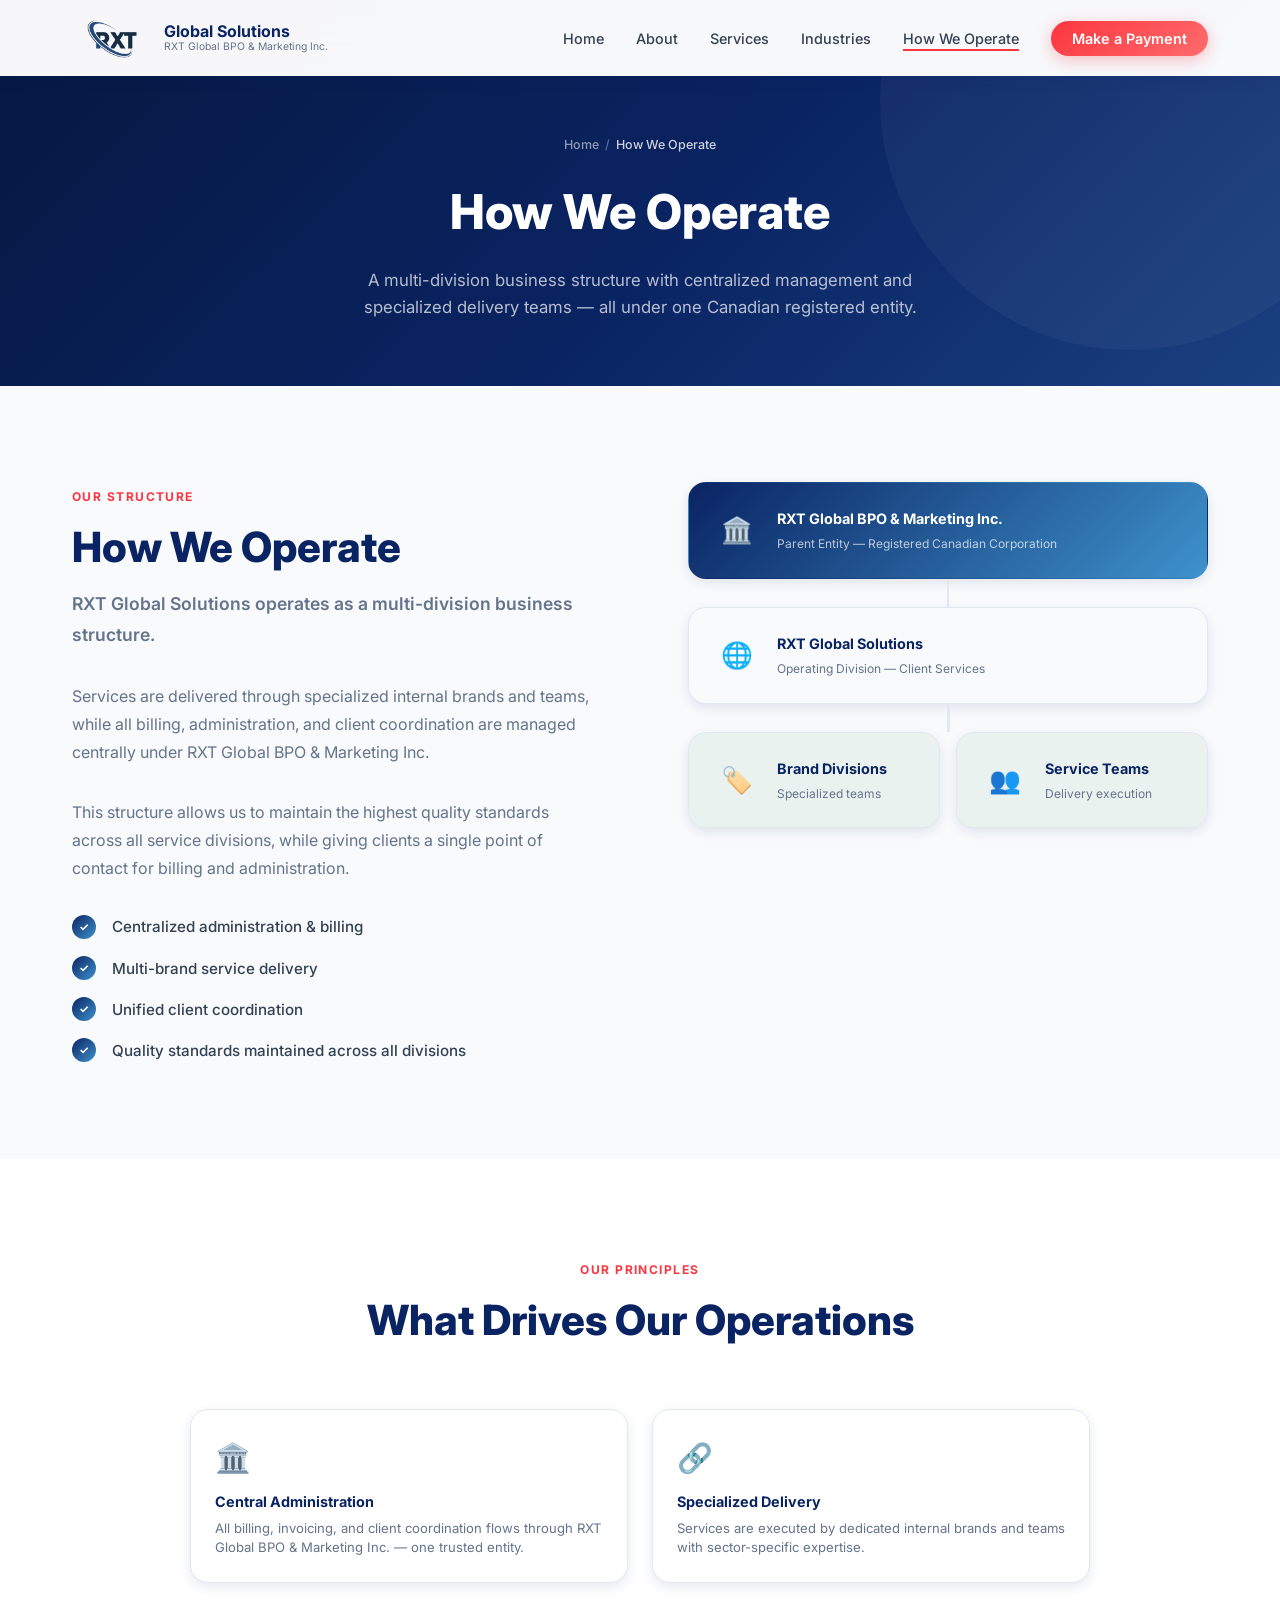
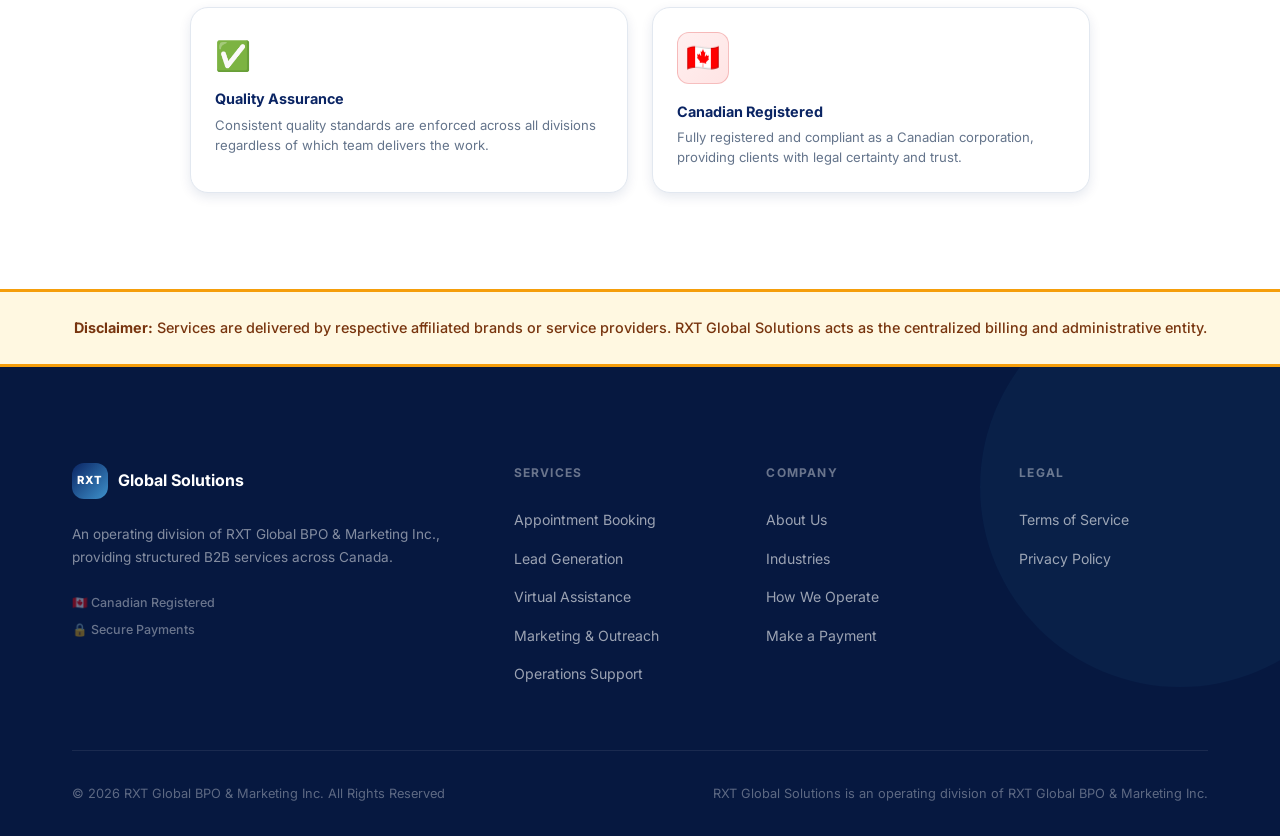
<file: operations.html>
<!DOCTYPE html>
<html lang="en">
<head>
    <meta charset="UTF-8">
    <meta name="viewport" content="width=device-width, initial-scale=1.0">
    <title>How We Operate — RXT Global Solutions</title>
    <meta name="description" content="Learn how RXT Global Solutions operates as a multi-division B2B company under RXT Global BPO & Marketing Inc.">
    <link rel="stylesheet" href="styles.css">
    <link rel="preconnect" href="https://fonts.googleapis.com">
    <link rel="preconnect" href="https://fonts.gstatic.com" crossorigin>
    <link href="https://fonts.googleapis.com/css2?family=Inter:wght@300;400;500;600;700;800&display=swap" rel="stylesheet">
    <link rel="icon" type="image/png" href="public/rxtlogo.png">
</head>
<body>

    <!-- ── NAVIGATION ── -->
    <nav class="navbar scrolled" id="navbar">
        <div class="nav-container">
            <a href="index.html" class="nav-logo">
                <img src="public/rxtlogo.png" alt="RXT Global Solutions" class="nav-logo-img">
                <div class="logo-text">
                    <span class="logo-name">Global Solutions</span>
                    <span class="logo-entity">RXT Global BPO &amp; Marketing Inc.</span>
                </div>
            </a>
            <ul class="nav-menu">
                <li><a href="index.html">Home</a></li>
                <li><a href="about.html">About</a></li>
                <li><a href="services.html">Services</a></li>
                <li><a href="industries.html">Industries</a></li>
                <li><a href="operations.html" class="active">How We Operate</a></li>
                <li><a href="payment.html" class="nav-cta">Make a Payment</a></li>
            </ul>
            <button class="nav-toggle" aria-label="Toggle navigation">
                <span></span><span></span><span></span>
            </button>
        </div>
    </nav>

    <!-- ── PAGE HERO ── -->
    <section class="page-hero">
        <div class="container">
            <div class="page-hero-content">
                <div class="page-hero-breadcrumb">
                    <a href="index.html">Home</a>
                    <span>/</span>
                    <span style="color:rgba(255,255,255,0.8);">How We Operate</span>
                </div>
                <h1>How We Operate</h1>
                <p>A multi-division business structure with centralized management and specialized delivery teams — all under one Canadian registered entity.</p>
            </div>
        </div>
    </section>

    <!-- ── OPERATIONS CONTENT ── -->
    <section class="page-content">
        <div class="container">
            <div class="operations-grid">
                <div class="ops-left">
                    <div class="section-eyebrow">Our Structure</div>
                    <h2 class="section-title">How We Operate</h2>
                    <p class="ops-lead">RXT Global Solutions operates as a multi-division business structure.</p>
                    <p style="color:var(--text-500);line-height:1.75;margin-bottom:var(--sp-4);">Services are delivered through specialized internal brands and teams, while all billing, administration, and client coordination are managed centrally under RXT Global BPO &amp; Marketing Inc.</p>
                    <p style="color:var(--text-500);line-height:1.75;margin-bottom:var(--sp-4);">This structure allows us to maintain the highest quality standards across all service divisions, while giving clients a single point of contact for billing and administration.</p>
                    <ul class="ops-checklist">
                        <li><span class="check">✓</span> Centralized administration &amp; billing</li>
                        <li><span class="check">✓</span> Multi-brand service delivery</li>
                        <li><span class="check">✓</span> Unified client coordination</li>
                        <li><span class="check">✓</span> Quality standards maintained across all divisions</li>
                    </ul>
                </div>
                <div class="ops-right">
                    <div class="org-flow">
                        <div class="org-node parent-node">
                            <div class="on-icon">🏛️</div>
                            <div class="on-text">
                                <strong>RXT Global BPO &amp; Marketing Inc.</strong>
                                <span>Parent Entity — Registered Canadian Corporation</span>
                            </div>
                        </div>
                        <div class="org-line"></div>
                        <div class="org-node mid-node">
                            <div class="on-icon">🌐</div>
                            <div class="on-text">
                                <strong>RXT Global Solutions</strong>
                                <span>Operating Division — Client Services</span>
                            </div>
                        </div>
                        <div class="org-line"></div>
                        <div class="org-branches">
                            <div class="org-node branch-node">
                                <div class="on-icon">🏷️</div>
                                <div class="on-text">
                                    <strong>Brand Divisions</strong>
                                    <span>Specialized teams</span>
                                </div>
                            </div>
                            <div class="org-node branch-node">
                                <div class="on-icon">👥</div>
                                <div class="on-text">
                                    <strong>Service Teams</strong>
                                    <span>Delivery execution</span>
                                </div>
                            </div>
                        </div>
                    </div>
                </div>
            </div>
        </div>
    </section>

    <!-- ── KEY PRINCIPLES ── -->
    <section class="page-content-white">
        <div class="container">
            <div class="section-header">
                <div class="section-eyebrow">Our Principles</div>
                <h2 class="section-title">What Drives Our Operations</h2>
            </div>
            <div class="about-card-grid" style="max-width:900px;margin:0 auto;">
                <div class="about-feat-card fade-in">
                    <div class="afc-icon">🏛️</div>
                    <h4>Central Administration</h4>
                    <p>All billing, invoicing, and client coordination flows through RXT Global BPO &amp; Marketing Inc. — one trusted entity.</p>
                </div>
                <div class="about-feat-card fade-in">
                    <div class="afc-icon">🔗</div>
                    <h4>Specialized Delivery</h4>
                    <p>Services are executed by dedicated internal brands and teams with sector-specific expertise.</p>
                </div>
                <div class="about-feat-card fade-in">
                    <div class="afc-icon">✅</div>
                    <h4>Quality Assurance</h4>
                    <p>Consistent quality standards are enforced across all divisions regardless of which team delivers the work.</p>
                </div>
                <div class="about-feat-card fade-in">
                    <div class="afc-icon canada-badge">🇨🇦</div>
                    <h4>Canadian Registered</h4>
                    <p>Fully registered and compliant as a Canadian corporation, providing clients with legal certainty and trust.</p>
                </div>
            </div>
        </div>
    </section>

    <!-- ── DISCLAIMER ── -->
    <div class="disclaimer-bar">
        <div class="container">
            <p><strong>Disclaimer:</strong> Services are delivered by respective affiliated brands or service providers. RXT Global Solutions acts as the centralized billing and administrative entity.</p>
        </div>
    </div>

    <!-- ── FOOTER ── -->
    <footer class="footer">
        <div class="container">
            <div class="footer-grid">
                <div class="footer-brand-col">
                    <div class="footer-logo">
                        <div class="logo-mark sm">RXT</div>
                        <span>Global Solutions</span>
                    </div>
                    <p>An operating division of RXT Global BPO &amp; Marketing Inc., providing structured B2B services across Canada.</p>
                    <div class="footer-trust">
                        <span>🇨🇦 Canadian Registered</span>
                        <span>🔒 Secure Payments</span>
                    </div>
                </div>
                <div class="footer-col">
                    <h5>Services</h5>
                    <ul>
                        <li><a href="services.html">Appointment Booking</a></li>
                        <li><a href="services.html">Lead Generation</a></li>
                        <li><a href="services.html">Virtual Assistance</a></li>
                        <li><a href="services.html">Marketing &amp; Outreach</a></li>
                        <li><a href="services.html">Operations Support</a></li>
                    </ul>
                </div>
                <div class="footer-col">
                    <h5>Company</h5>
                    <ul>
                        <li><a href="about.html">About Us</a></li>
                        <li><a href="industries.html">Industries</a></li>
                        <li><a href="operations.html">How We Operate</a></li>
                        <li><a href="payment.html">Make a Payment</a></li>
                    </ul>
                </div>
                <div class="footer-col">
                    <h5>Legal</h5>
                    <ul>
                        <li><a href="terms.html">Terms of Service</a></li>
                        <li><a href="privacy.html">Privacy Policy</a></li>
                    </ul>
                </div>
            </div>
            <div class="footer-bottom">
                <p>&copy; 2026 RXT Global BPO &amp; Marketing Inc. All Rights Reserved</p>
                <p>RXT Global Solutions is an operating division of RXT Global BPO &amp; Marketing Inc.</p>
            </div>
        </div>
    </footer>

    <script>
        const navToggle = document.querySelector('.nav-toggle');
        const navMenu = document.querySelector('.nav-menu');
        navToggle.addEventListener('click', () => {
            navMenu.classList.toggle('active');
            navToggle.classList.toggle('active');
        });
        const observer = new IntersectionObserver((entries) => {
            entries.forEach((e, i) => { if (e.isIntersecting) setTimeout(() => e.target.classList.add('visible'), i * 80); });
        }, { threshold: 0.1 });
        document.querySelectorAll('.fade-in').forEach(el => observer.observe(el));
    </script>
</body>
</html>
</file>
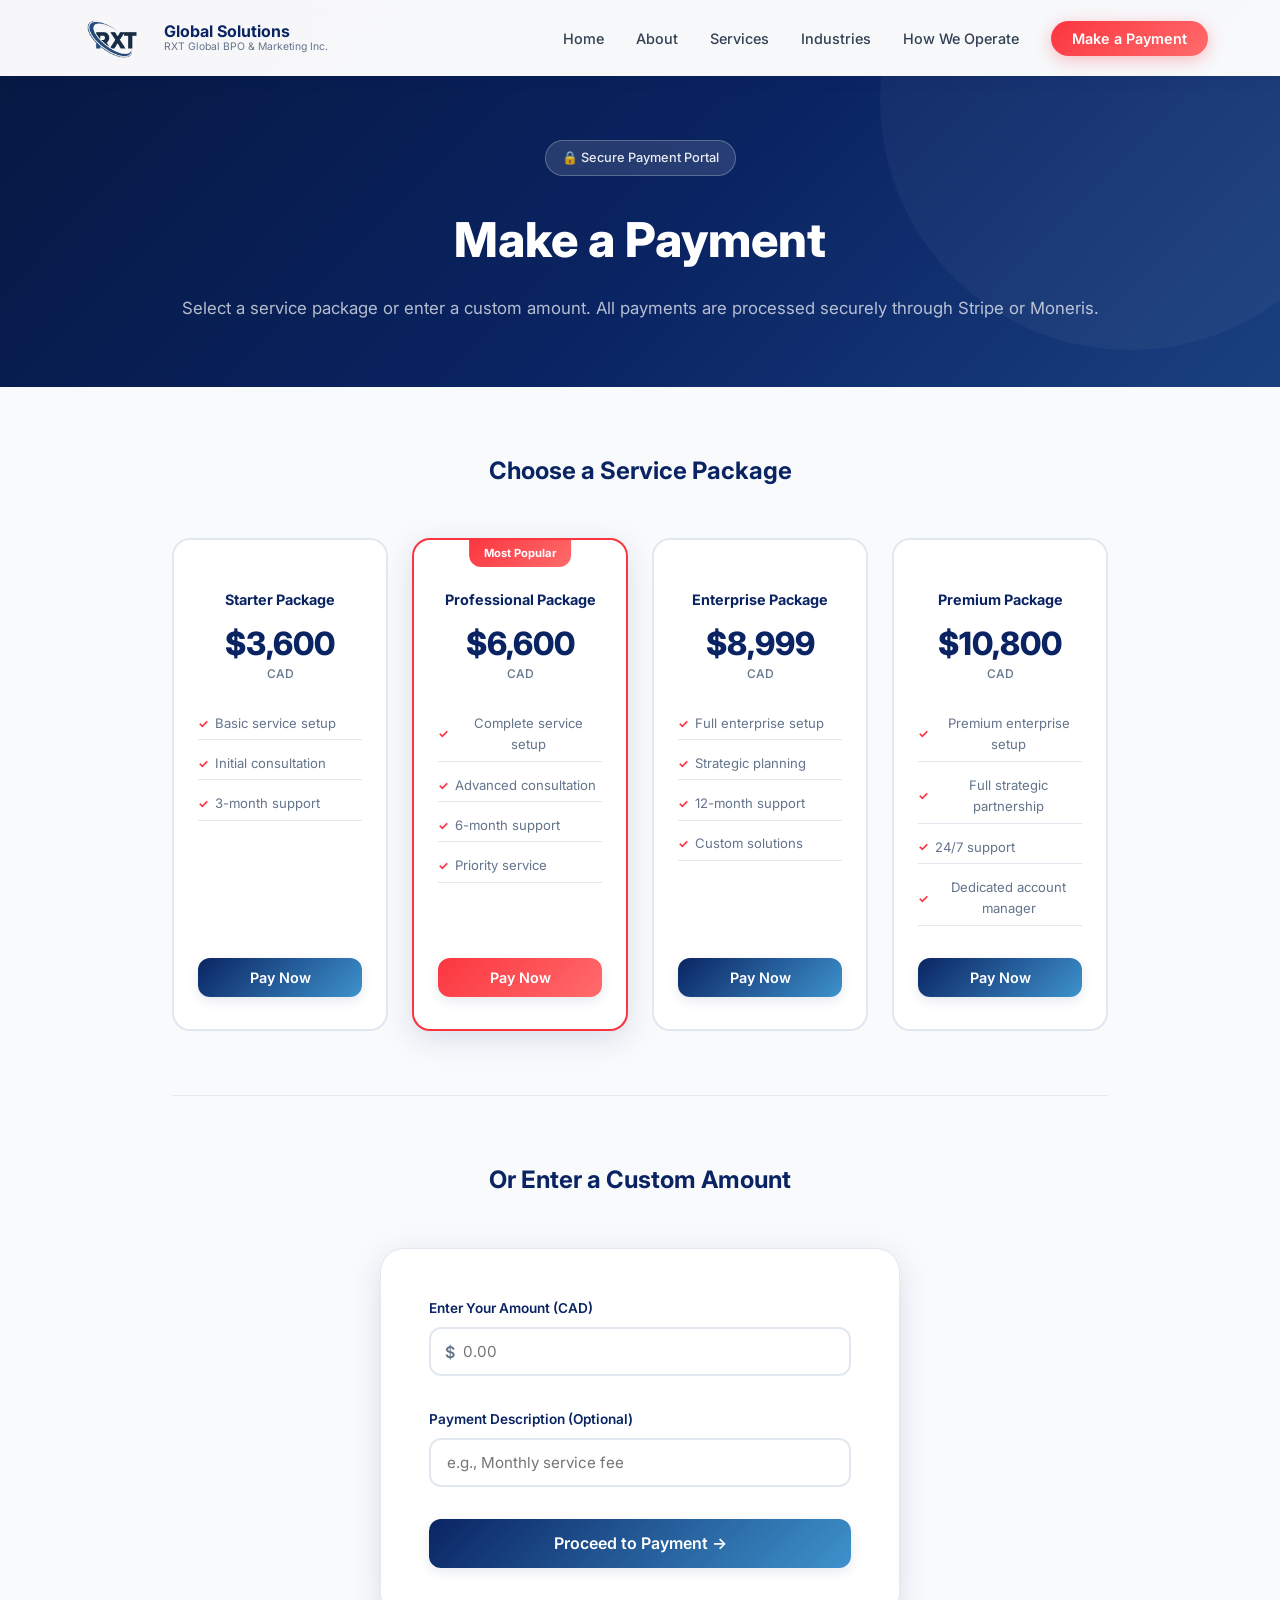
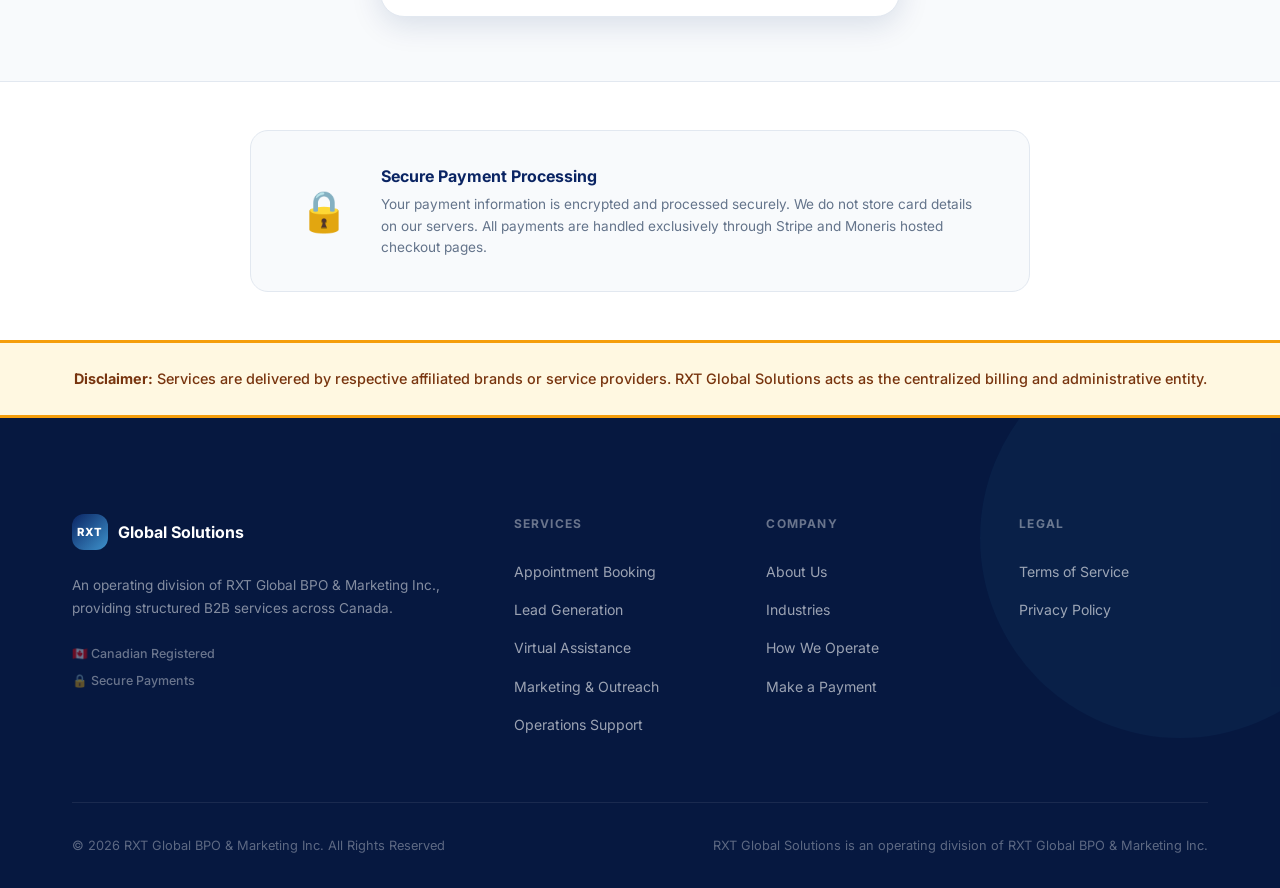
<file: payment.html>
<!DOCTYPE html>
<html lang="en">
<head>
    <meta charset="UTF-8">
    <meta name="viewport" content="width=device-width, initial-scale=1.0">
    <title>Make a Payment — RXT Global Solutions</title>
    <meta name="description" content="Secure payment portal for RXT Global Solutions. Choose a service package or enter a custom amount. Pay via Stripe or Moneris.">
    <link rel="stylesheet" href="styles.css">
    <link rel="preconnect" href="https://fonts.googleapis.com">
    <link rel="preconnect" href="https://fonts.gstatic.com" crossorigin>
    <link href="https://fonts.googleapis.com/css2?family=Inter:wght@300;400;500;600;700;800&display=swap" rel="stylesheet">
    <link rel="icon" type="image/png" href="public/rxtlogo.png">
</head>
<body>

    <!-- ── NAVIGATION ── -->
    <nav class="navbar scrolled" id="navbar">
        <div class="nav-container">
            <a href="index.html" class="nav-logo">
                <img src="public/rxtlogo.png" alt="RXT Global Solutions" class="nav-logo-img">
                <div class="logo-text">
                    <span class="logo-name">Global Solutions</span>
                    <span class="logo-entity">RXT Global BPO &amp; Marketing Inc.</span>
                </div>
            </a>
            <ul class="nav-menu">
                <li><a href="index.html">Home</a></li>
                <li><a href="about.html">About</a></li>
                <li><a href="services.html">Services</a></li>
                <li><a href="industries.html">Industries</a></li>
                <li><a href="operations.html">How We Operate</a></li>
                <li><a href="payment.html" class="nav-cta">Make a Payment</a></li>
            </ul>
            <button class="nav-toggle" aria-label="Toggle navigation">
                <span></span><span></span><span></span>
            </button>
        </div>
    </nav>

    <!-- ── HERO ── -->
    <section class="payment-hero">
        <div class="container">
            <div class="payment-hero-content">
                <div class="hero-badge" style="display:inline-flex;align-items:center;gap:0.4rem;background:rgba(255,255,255,0.12);border:1px solid rgba(255,255,255,0.25);color:rgba(255,255,255,0.9);font-size:0.8rem;font-weight:500;padding:0.4rem 1rem;border-radius:999px;margin-bottom:1.5rem;">
                    🔒 Secure Payment Portal
                </div>
                <h1>Make a Payment</h1>
                <p>Select a service package or enter a custom amount. All payments are processed securely through Stripe or Moneris.</p>
            </div>
        </div>
    </section>

    <!-- ── PAYMENT SECTION ── -->
    <section class="payment-section">
        <div class="payment-container">

            <!-- Fixed Packages -->
            <div class="payment-options">
                <h2>Choose a Service Package</h2>
                <div class="packages-grid">

                    <div class="package-card">
                        <div class="package-header">
                            <h3>Starter Package</h3>
                            <div class="package-price">$3,600</div>
                            <div class="package-price-cad">CAD</div>
                        </div>
                        <div class="package-features">
                            <ul>
                                <li>Basic service setup</li>
                                <li>Initial consultation</li>
                                <li>3-month support</li>
                            </ul>
                        </div>
                        <button class="package-btn" data-amount="3600" data-package="Starter Package">
                            Pay Now
                        </button>
                    </div>

                    <div class="package-card featured">
                        <div class="package-badge">Most Popular</div>
                        <div class="package-header">
                            <h3>Professional Package</h3>
                            <div class="package-price">$6,600</div>
                            <div class="package-price-cad">CAD</div>
                        </div>
                        <div class="package-features">
                            <ul>
                                <li>Complete service setup</li>
                                <li>Advanced consultation</li>
                                <li>6-month support</li>
                                <li>Priority service</li>
                            </ul>
                        </div>
                        <button class="package-btn" data-amount="6600" data-package="Professional Package">
                            Pay Now
                        </button>
                    </div>

                    <div class="package-card">
                        <div class="package-header">
                            <h3>Enterprise Package</h3>
                            <div class="package-price">$8,999</div>
                            <div class="package-price-cad">CAD</div>
                        </div>
                        <div class="package-features">
                            <ul>
                                <li>Full enterprise setup</li>
                                <li>Strategic planning</li>
                                <li>12-month support</li>
                                <li>Custom solutions</li>
                            </ul>
                        </div>
                        <button class="package-btn" data-amount="8999" data-package="Enterprise Package">
                            Pay Now
                        </button>
                    </div>

                    <div class="package-card">
                        <div class="package-header">
                            <h3>Premium Package</h3>
                            <div class="package-price">$10,800</div>
                            <div class="package-price-cad">CAD</div>
                        </div>
                        <div class="package-features">
                            <ul>
                                <li>Premium enterprise setup</li>
                                <li>Full strategic partnership</li>
                                <li>24/7 support</li>
                                <li>Dedicated account manager</li>
                            </ul>
                        </div>
                        <button class="package-btn" data-amount="10800" data-package="Premium Package">
                            Pay Now
                        </button>
                    </div>

                </div>
            </div>

            <div class="payment-section-divider"></div>

            <!-- Custom Amount -->
            <div class="custom-amount-section">
                <h2>Or Enter a Custom Amount</h2>
                <div class="custom-amount-form">
                    <div class="form-group">
                        <label for="customAmount">Enter Your Amount (CAD)</label>
                        <div class="input-group">
                            <span class="input-prefix">$</span>
                            <input type="number" id="customAmount" placeholder="0.00" min="1" step="0.01">
                        </div>
                        <p class="field-error" id="amountError">Please enter a valid amount greater than $0.</p>
                    </div>
                    <div class="form-group">
                        <label for="customDescription">Payment Description (Optional)</label>
                        <input type="text" id="customDescription" placeholder="e.g., Monthly service fee">
                    </div>
                    <button class="custom-proceed-btn" id="customAmountBtn">
                        Proceed to Payment →
                    </button>
                </div>
            </div>

            <!-- Gateway Selection -->
            <div class="gateway-section" id="gatewaySection" style="display:none;">
                <h2>Select Payment Method</h2>
                <div class="gateway-options">

                    <div class="gateway-card">
                        <div class="gateway-info">
                            <div class="gateway-logo">
                                <svg width="48" height="30" viewBox="0 0 48 30" fill="none" xmlns="http://www.w3.org/2000/svg">
                                    <rect width="48" height="30" rx="6" fill="#635BFF"/>
                                    <text x="24" y="20" text-anchor="middle" fill="white" font-size="10" font-weight="bold" font-family="Arial">stripe</text>
                                </svg>
                            </div>
                            <div class="gateway-details">
                                <h4>Pay with Card (Stripe)</h4>
                                <p>Visa, Mastercard, Amex &amp; more</p>
                            </div>
                        </div>
                        <button class="gateway-btn" data-gateway="stripe">
                            Pay with Card (Stripe)
                        </button>
                    </div>

                    <div class="gateway-card">
                        <div class="gateway-info">
                            <div class="gateway-logo">
                                <svg width="48" height="30" viewBox="0 0 48 30" fill="none" xmlns="http://www.w3.org/2000/svg">
                                    <rect width="48" height="30" rx="6" fill="#0066CC"/>
                                    <text x="24" y="20" text-anchor="middle" fill="white" font-size="8" font-weight="bold" font-family="Arial">MONERIS</text>
                                </svg>
                            </div>
                            <div class="gateway-details">
                                <h4>Pay via Moneris</h4>
                                <p>Canadian payment processing</p>
                            </div>
                        </div>
                        <button class="gateway-btn" data-gateway="moneris">
                            Pay via Moneris
                        </button>
                    </div>

                </div>
            </div>

            <!-- Payment Summary -->
            <div class="payment-summary" id="paymentSummary" style="display:none;">
                <h3>Payment Summary</h3>
                <div class="summary-item">
                    <span>Package</span>
                    <span id="summaryPackage">—</span>
                </div>
                <div class="summary-item">
                    <span>Amount</span>
                    <span id="summaryAmount">—</span>
                </div>
                <div class="summary-item">
                    <span>Currency</span>
                    <span>CAD</span>
                </div>
                <div class="summary-item">
                    <span>Payment Method</span>
                    <span id="summaryGateway">—</span>
                </div>
                <div class="summary-total">
                    <span>Total Due</span>
                    <span id="summaryTotal">—</span>
                </div>
                <button class="confirm-btn" id="confirmPaymentBtn">
                    Confirm &amp; Proceed to Checkout
                </button>
            </div>

            <!-- Redirect Notice -->
            <div class="payment-redirect-notice" id="paymentRedirectNotice" style="display:none;">
                <div class="redirect-icon">🔒</div>
                <h3>Redirecting to Secure Checkout</h3>
                <p id="redirectGatewayMsg">You will be redirected to complete your payment securely.</p>
                <div class="redirect-spinner"></div>
                <p class="redirect-fallback">
                    Not redirected? Contact us at
                    <a href="mailto:billing@rxtglobalsolutions.com">billing@rxtglobalsolutions.com</a>
                    to arrange payment.
                </p>
            </div>

        </div>
    </section>

    <!-- ── SECURITY NOTICE ── -->
    <section class="security-notice">
        <div class="container">
            <div class="security-content">
                <div class="security-icon">🔒</div>
                <div class="security-text">
                    <h3>Secure Payment Processing</h3>
                    <p>Your payment information is encrypted and processed securely. We do not store card details on our servers. All payments are handled exclusively through Stripe and Moneris hosted checkout pages.</p>
                </div>
            </div>
        </div>
    </section>

    <!-- ── DISCLAIMER ── -->
    <div class="disclaimer-bar">
        <div class="container">
            <p><strong>Disclaimer:</strong> Services are delivered by respective affiliated brands or service providers. RXT Global Solutions acts as the centralized billing and administrative entity.</p>
        </div>
    </div>

    <!-- ── FOOTER ── -->
    <footer class="footer">
        <div class="container">
            <div class="footer-grid">
                <div class="footer-brand-col">
                    <div class="footer-logo">
                        <div class="logo-mark sm">RXT</div>
                        <span>Global Solutions</span>
                    </div>
                    <p>An operating division of RXT Global BPO &amp; Marketing Inc., providing structured B2B services across Canada.</p>
                    <div class="footer-trust">
                        <span>🇨🇦 Canadian Registered</span>
                        <span>🔒 Secure Payments</span>
                    </div>
                </div>
                <div class="footer-col">
                    <h5>Services</h5>
                    <ul>
                        <li><a href="index.html#services">Appointment Booking</a></li>
                        <li><a href="index.html#services">Lead Generation</a></li>
                        <li><a href="index.html#services">Virtual Assistance</a></li>
                        <li><a href="index.html#services">Marketing &amp; Outreach</a></li>
                        <li><a href="index.html#services">Operations Support</a></li>
                    </ul>
                </div>
                <div class="footer-col">
                    <h5>Company</h5>
                    <ul>
                        <li><a href="index.html#about">About Us</a></li>
                        <li><a href="index.html#industries">Industries</a></li>
                        <li><a href="index.html#operations">How We Operate</a></li>
                        <li><a href="payment.html">Make a Payment</a></li>
                    </ul>
                </div>
                <div class="footer-col">
                    <h5>Legal</h5>
                    <ul>
                        <li><a href="terms.html">Terms of Service</a></li>
                        <li><a href="privacy.html">Privacy Policy</a></li>
                    </ul>
                </div>
            </div>
            <div class="footer-bottom">
                <p>&copy; 2026 RXT Global BPO &amp; Marketing Inc. All Rights Reserved</p>
                <p>RXT Global Solutions is an operating division of RXT Global BPO &amp; Marketing Inc.</p>
            </div>
        </div>
    </footer>

    <script>
        // Mobile nav
        const navToggle = document.querySelector('.nav-toggle');
        const navMenu = document.querySelector('.nav-menu');
        navToggle.addEventListener('click', () => {
            navMenu.classList.toggle('active');
            navToggle.classList.toggle('active');
        });

        // Payment state
        let paymentState = { amount: 0, package: '', gateway: '', description: '' };

        // Package selection
        document.querySelectorAll('.package-btn').forEach(btn => {
            btn.addEventListener('click', function() {
                paymentState.amount = parseFloat(this.dataset.amount);
                paymentState.package = this.dataset.package;
                showGatewaySection();
            });
        });

        // Custom amount
        document.getElementById('customAmountBtn').addEventListener('click', function() {
            const input = document.getElementById('customAmount');
            const errorEl = document.getElementById('amountError');
            const amount = parseFloat(input.value);

            if (!amount || amount <= 0) {
                input.classList.add('input-error');
                errorEl.classList.add('visible');
                input.focus();
                return;
            }

            input.classList.remove('input-error');
            errorEl.classList.remove('visible');
            paymentState.amount = amount;
            paymentState.package = 'Custom Amount';
            paymentState.description = document.getElementById('customDescription').value;
            showGatewaySection();
        });

        document.getElementById('customAmount').addEventListener('input', function() {
            if (this.value < 0) this.value = 0;
            this.classList.remove('input-error');
            document.getElementById('amountError').classList.remove('visible');
        });

        function showGatewaySection() {
            const el = document.getElementById('gatewaySection');
            el.style.display = 'block';
            setTimeout(() => el.scrollIntoView({ behavior: 'smooth', block: 'start' }), 50);
        }

        // Gateway selection
        document.querySelectorAll('.gateway-btn').forEach(btn => {
            btn.addEventListener('click', function() {
                paymentState.gateway = this.dataset.gateway;
                showSummary();
            });
        });

        function showSummary() {
            const gatewayLabel = paymentState.gateway === 'stripe' ? 'Stripe (Card)' : 'Moneris';
            document.getElementById('summaryPackage').textContent = paymentState.package;
            document.getElementById('summaryAmount').textContent = `$${paymentState.amount.toFixed(2)}`;
            document.getElementById('summaryGateway').textContent = gatewayLabel;
            document.getElementById('summaryTotal').textContent = `$${paymentState.amount.toFixed(2)} CAD`;

            const el = document.getElementById('paymentSummary');
            el.style.display = 'block';
            setTimeout(() => el.scrollIntoView({ behavior: 'smooth', block: 'start' }), 50);
        }

        // Confirm payment
        document.getElementById('confirmPaymentBtn').addEventListener('click', function() {
            this.disabled = true;
            this.textContent = 'Processing…';

            const notice = document.getElementById('paymentRedirectNotice');
            const gatewayLabel = paymentState.gateway === 'stripe' ? 'Stripe' : 'Moneris';
            document.getElementById('redirectGatewayMsg').textContent =
                `Redirecting to ${gatewayLabel} to complete your $${paymentState.amount.toFixed(2)} CAD payment securely.`;

            document.getElementById('paymentSummary').style.display = 'none';
            notice.style.display = 'block';
            setTimeout(() => notice.scrollIntoView({ behavior: 'smooth', block: 'start' }), 50);

            // Replace # values below with your real Stripe / Moneris hosted checkout URLs
            const urls = {
                stripe: '#stripe-checkout-url',
                moneris: '#moneris-hpp-url'
            };
            setTimeout(() => {
                const url = urls[paymentState.gateway];
                if (url && !url.startsWith('#')) window.location.href = url;
            }, 2200);
        });
    </script>
</body>
</html>
</file>
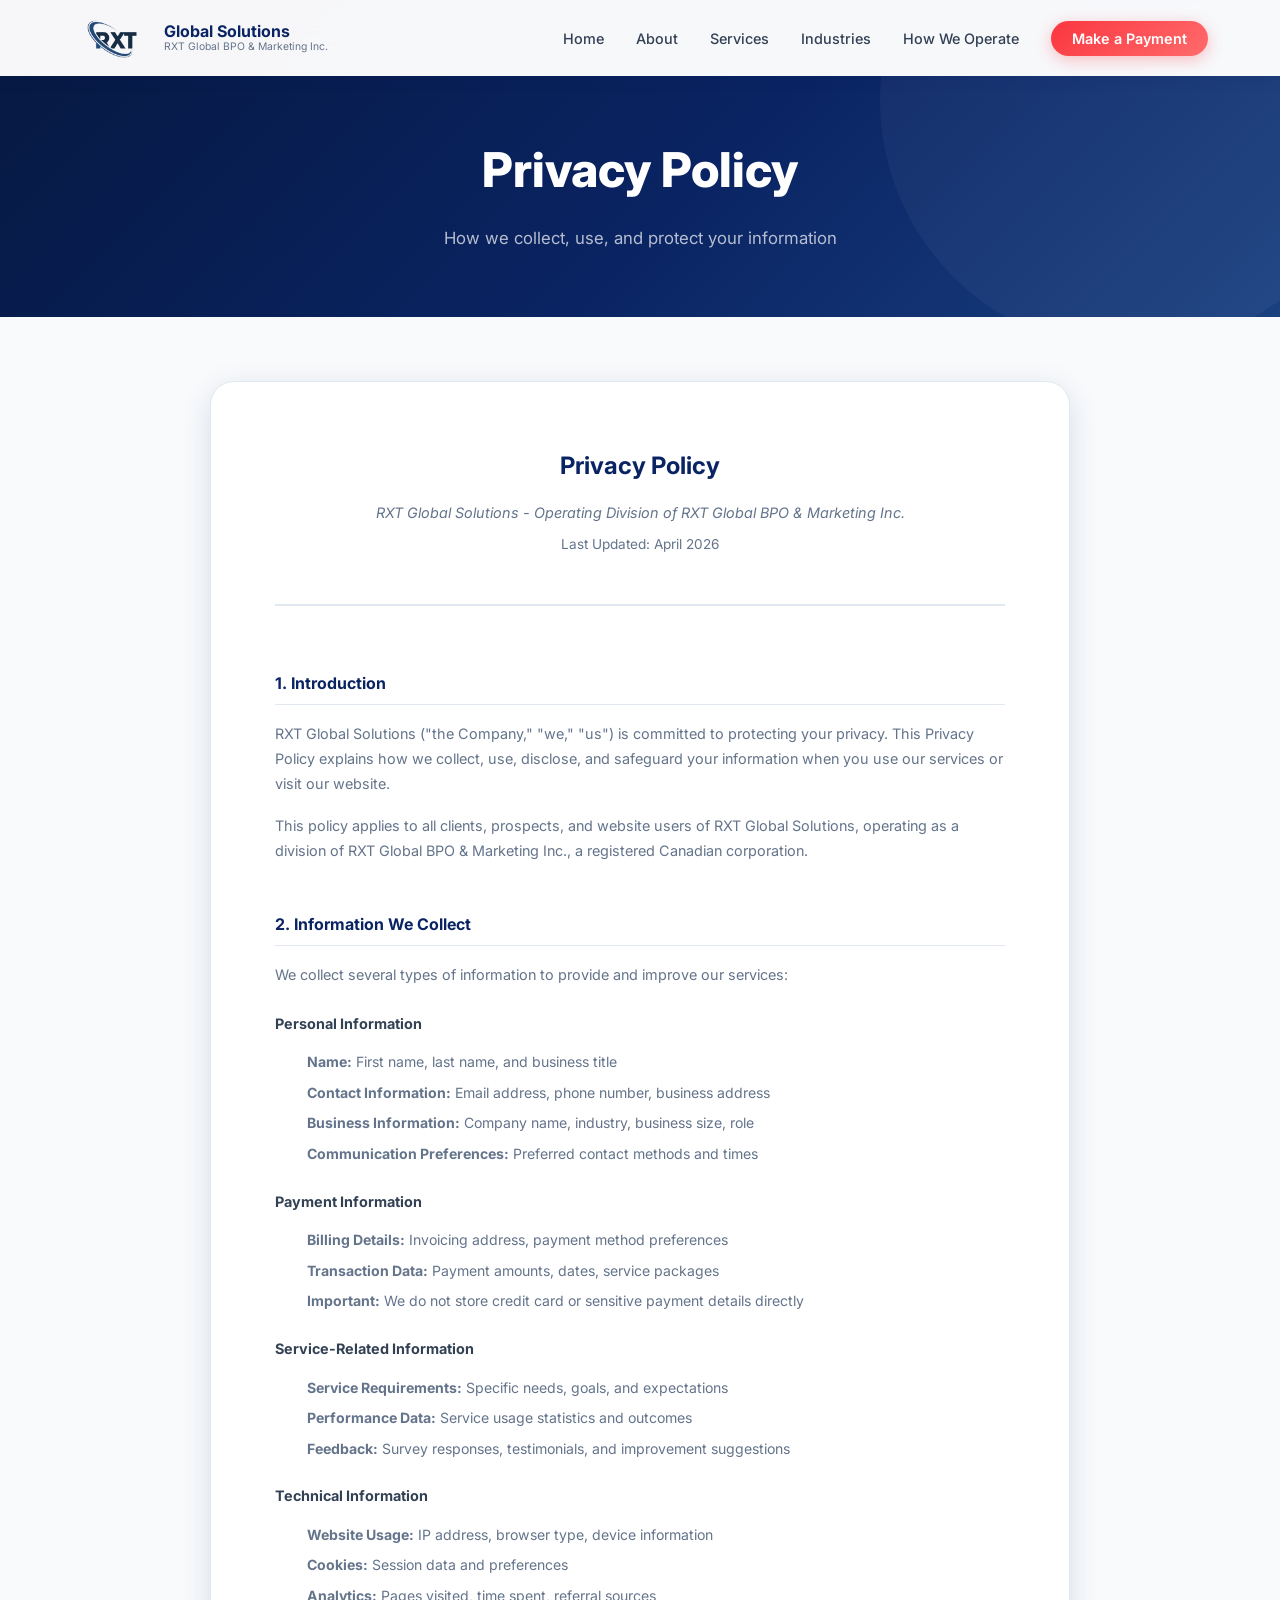
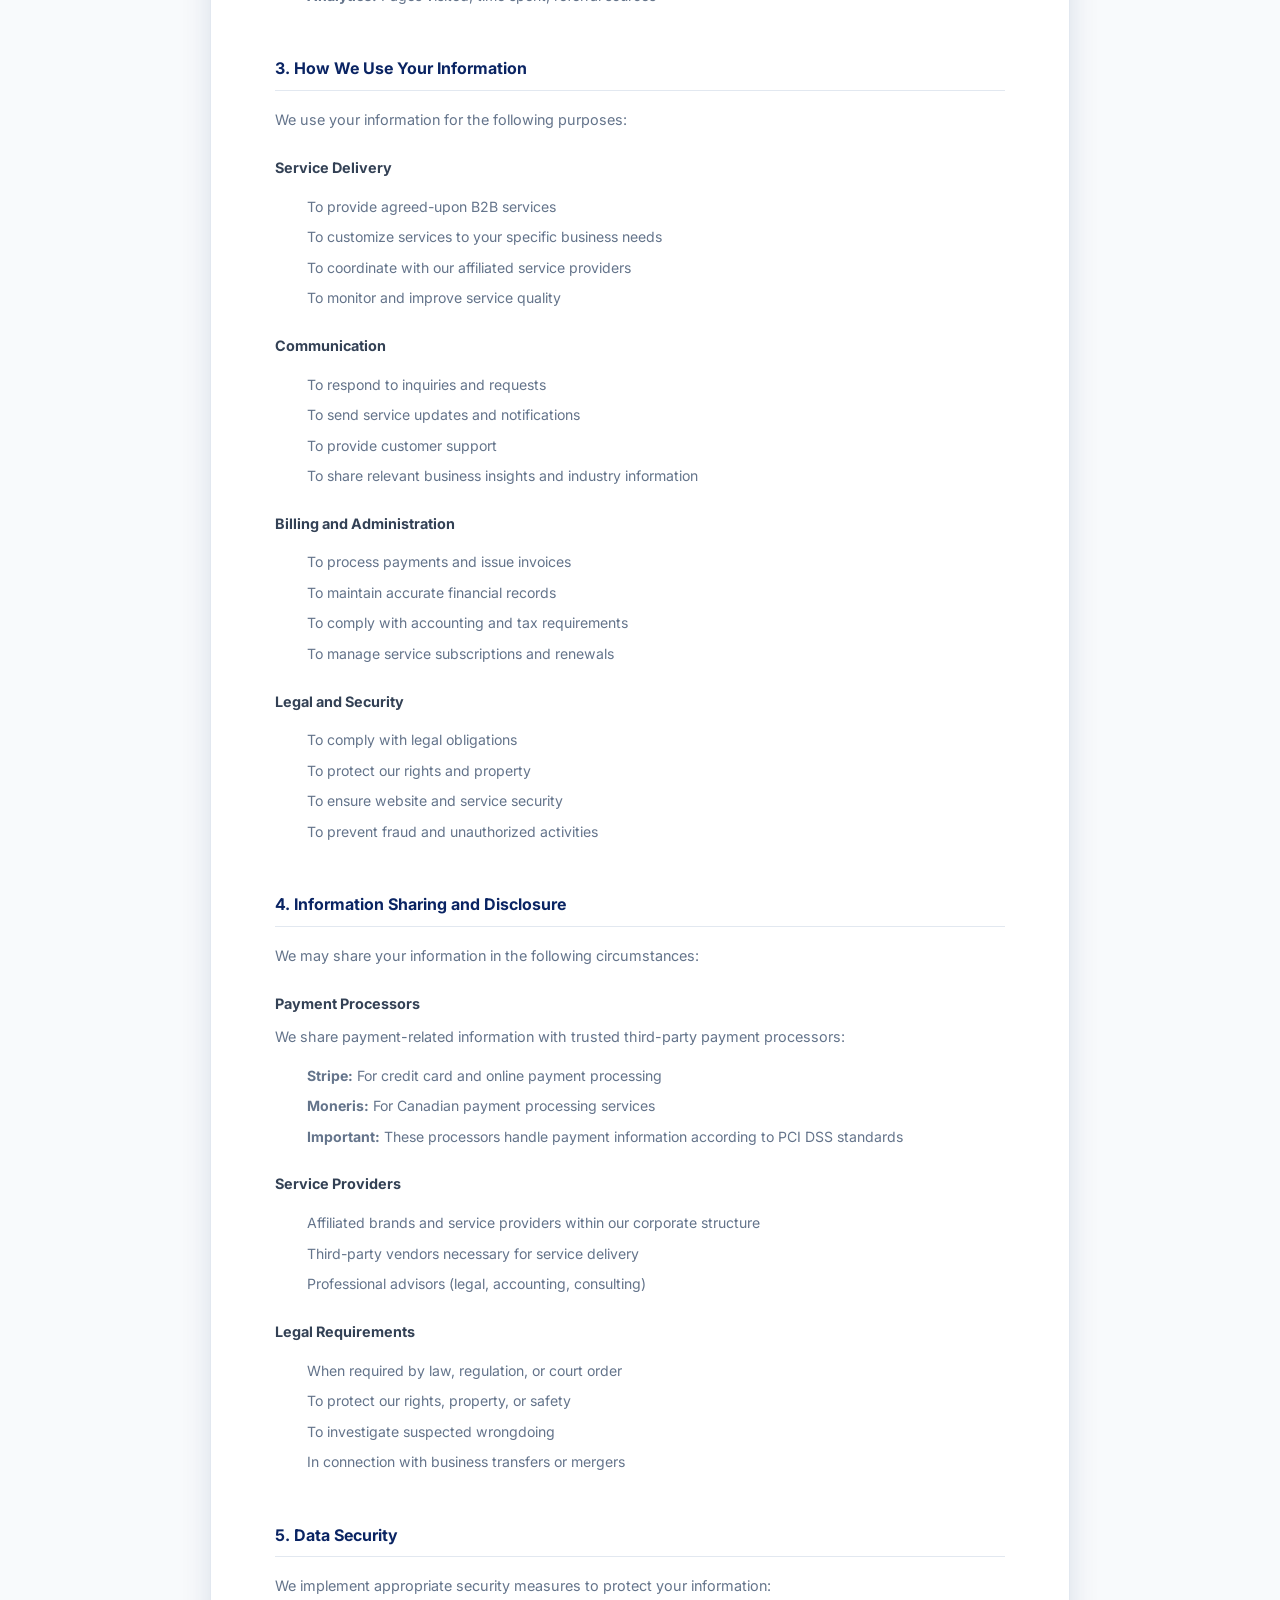
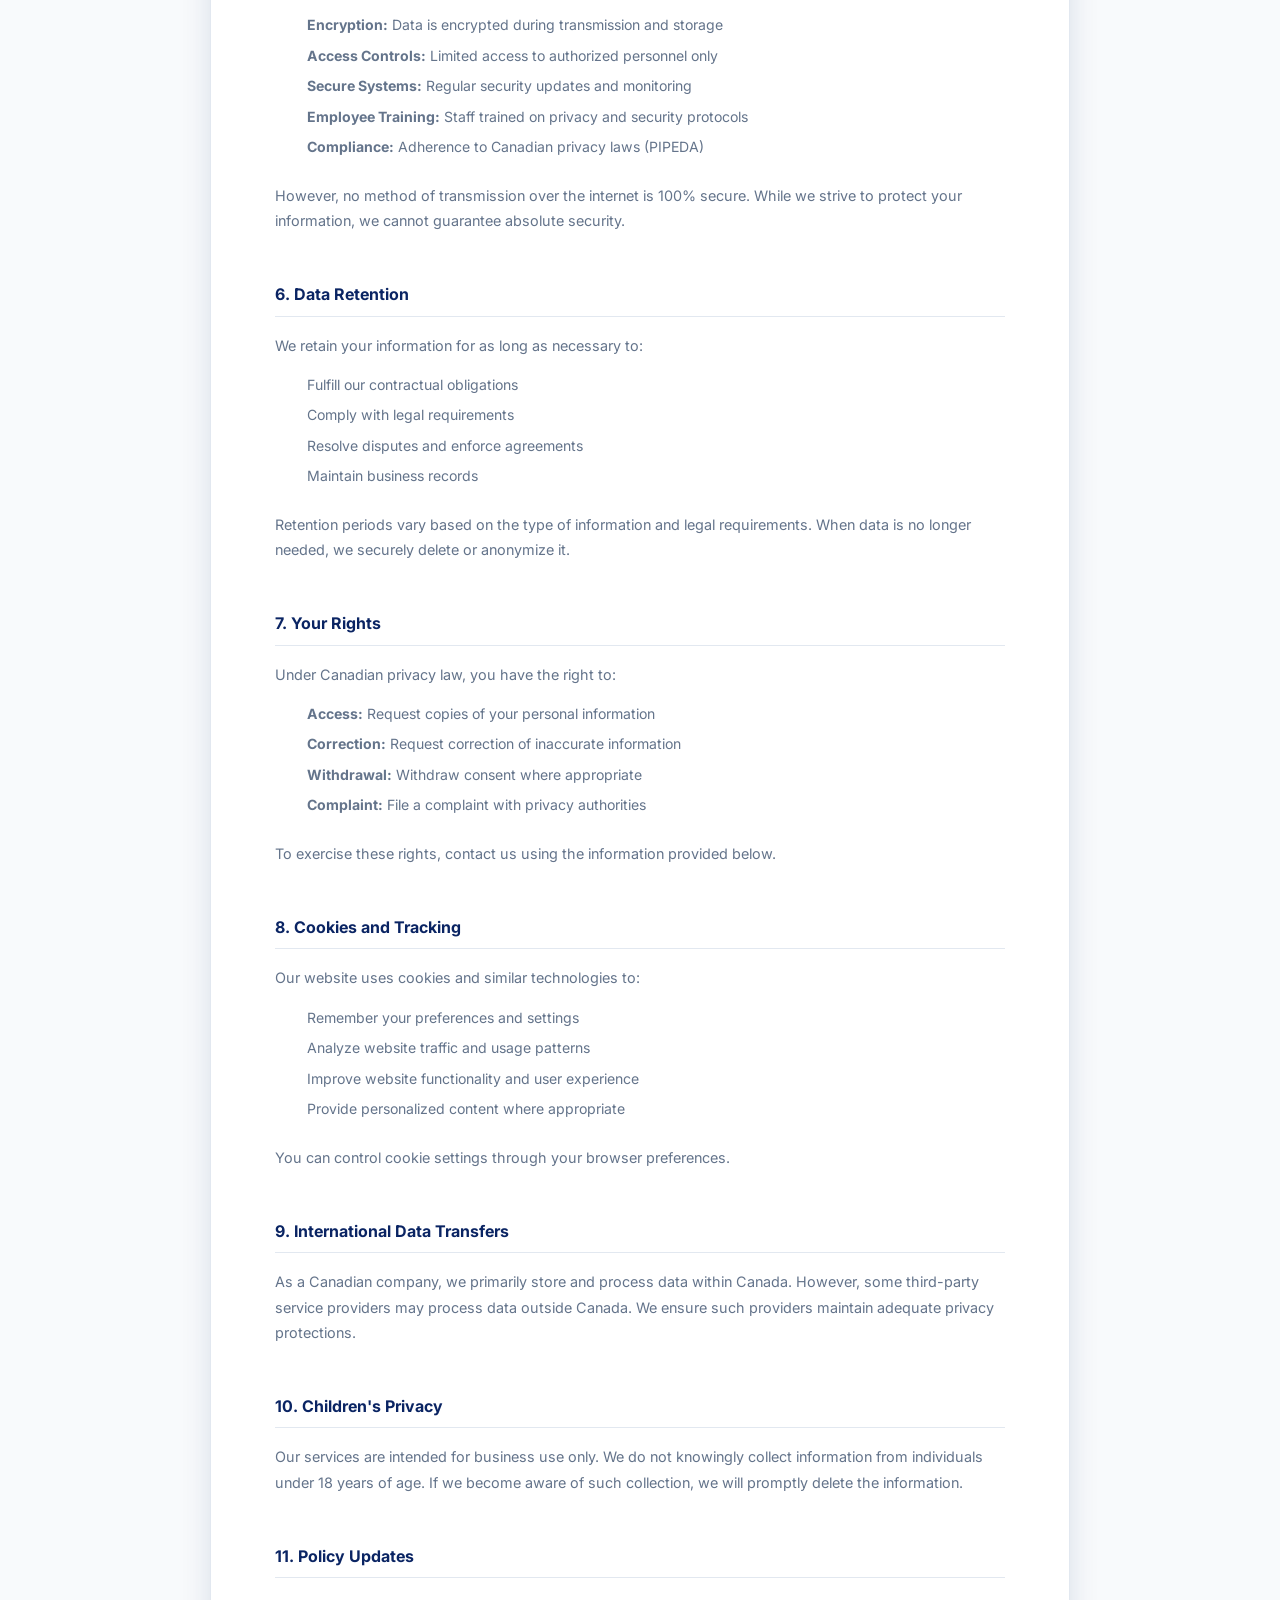
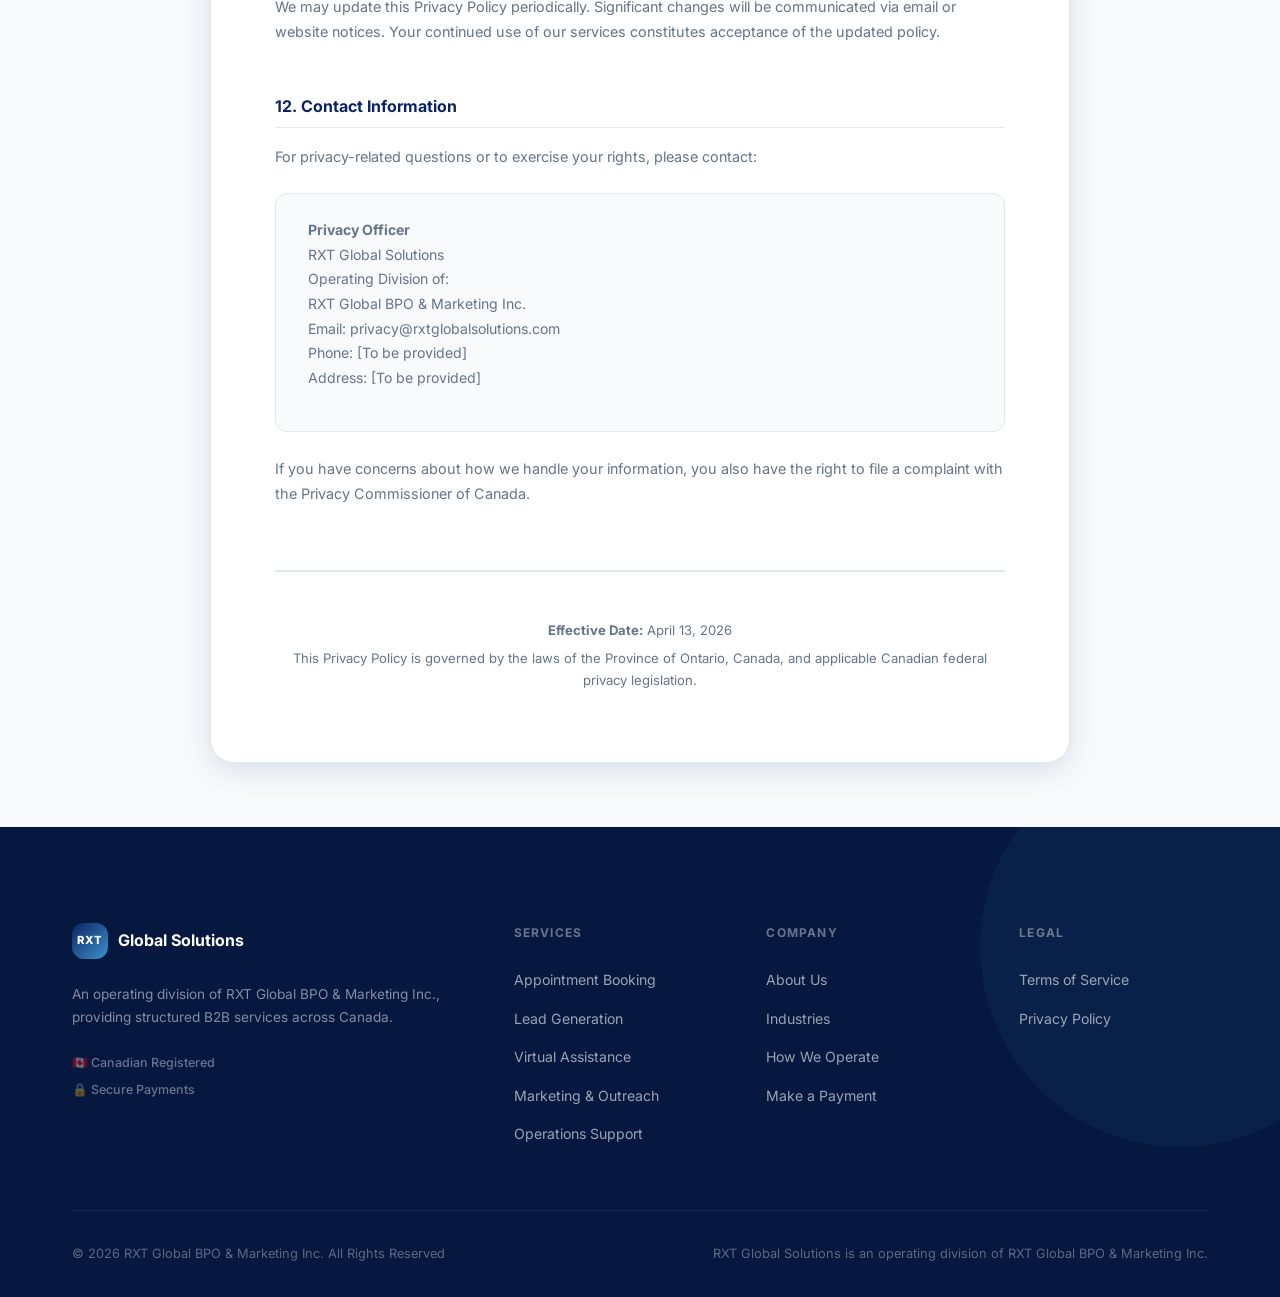
<file: privacy.html>
<!DOCTYPE html>
<html lang="en">
<head>
    <meta charset="UTF-8">
    <meta name="viewport" content="width=device-width, initial-scale=1.0">
    <title>Privacy Policy - RXT Global Solutions</title>
    <meta name="description" content="Privacy Policy for RXT Global Solutions. How we collect, use, and protect your information.">
    <link rel="stylesheet" href="styles.css">
    <link rel="preconnect" href="https://fonts.googleapis.com">
    <link rel="preconnect" href="https://fonts.gstatic.com" crossorigin>
    <link href="https://fonts.googleapis.com/css2?family=Inter:wght@300;400;500;600;700;800&display=swap" rel="stylesheet">
    <link rel="icon" type="image/png" href="public/rxtlogo.png">
</head>
<body>
    <!-- Navigation -->
    <nav class="navbar scrolled" id="navbar">
        <div class="nav-container">
            <a href="index.html" class="nav-logo">
                <img src="public/rxtlogo.png" alt="RXT Global Solutions" class="nav-logo-img">
                <div class="logo-text">
                    <span class="logo-name">Global Solutions</span>
                    <span class="logo-entity">RXT Global BPO &amp; Marketing Inc.</span>
                </div>
            </a>
            <ul class="nav-menu">
                <li><a href="index.html">Home</a></li>
                <li><a href="about.html">About</a></li>
                <li><a href="services.html">Services</a></li>
                <li><a href="industries.html">Industries</a></li>
                <li><a href="operations.html">How We Operate</a></li>
                <li><a href="payment.html" class="nav-cta">Make a Payment</a></li>
            </ul>
            <button class="nav-toggle" aria-label="Toggle navigation">
                <span></span><span></span><span></span>
            </button>
        </div>
    </nav>

    <!-- Privacy Hero Section -->
    <section class="legal-hero">
        <div class="container">
            <div class="legal-hero-content">
                <h1>Privacy Policy</h1>
                <p>How we collect, use, and protect your information</p>
            </div>
        </div>
    </section>

    <!-- Privacy Content -->
    <section class="legal-content">
        <div class="container">
            <div class="legal-document">
                <div class="document-header">
                    <h2>Privacy Policy</h2>
                    <p class="document-subtitle">RXT Global Solutions - Operating Division of RXT Global BPO & Marketing Inc.</p>
                    <p class="last-updated">Last Updated: April 2026</p>
                </div>

                <div class="document-section">
                    <h3>1. Introduction</h3>
                    <p>RXT Global Solutions ("the Company," "we," "us") is committed to protecting your privacy. This Privacy Policy explains how we collect, use, disclose, and safeguard your information when you use our services or visit our website.</p>
                    <p>This policy applies to all clients, prospects, and website users of RXT Global Solutions, operating as a division of RXT Global BPO & Marketing Inc., a registered Canadian corporation.</p>
                </div>

                <div class="document-section">
                    <h3>2. Information We Collect</h3>
                    <p>We collect several types of information to provide and improve our services:</p>
                    
                    <h4>Personal Information</h4>
                    <ul>
                        <li><strong>Name:</strong> First name, last name, and business title</li>
                        <li><strong>Contact Information:</strong> Email address, phone number, business address</li>
                        <li><strong>Business Information:</strong> Company name, industry, business size, role</li>
                        <li><strong>Communication Preferences:</strong> Preferred contact methods and times</li>
                    </ul>

                    <h4>Payment Information</h4>
                    <ul>
                        <li><strong>Billing Details:</strong> Invoicing address, payment method preferences</li>
                        <li><strong>Transaction Data:</strong> Payment amounts, dates, service packages</li>
                        <li><strong>Important:</strong> We do not store credit card or sensitive payment details directly</li>
                    </ul>

                    <h4>Service-Related Information</h4>
                    <ul>
                        <li><strong>Service Requirements:</strong> Specific needs, goals, and expectations</li>
                        <li><strong>Performance Data:</strong> Service usage statistics and outcomes</li>
                        <li><strong>Feedback:</strong> Survey responses, testimonials, and improvement suggestions</li>
                    </ul>

                    <h4>Technical Information</h4>
                    <ul>
                        <li><strong>Website Usage:</strong> IP address, browser type, device information</li>
                        <li><strong>Cookies:</strong> Session data and preferences</li>
                        <li><strong>Analytics:</strong> Pages visited, time spent, referral sources</li>
                    </ul>
                </div>

                <div class="document-section">
                    <h3>3. How We Use Your Information</h3>
                    <p>We use your information for the following purposes:</p>
                    
                    <h4>Service Delivery</h4>
                    <ul>
                        <li>To provide agreed-upon B2B services</li>
                        <li>To customize services to your specific business needs</li>
                        <li>To coordinate with our affiliated service providers</li>
                        <li>To monitor and improve service quality</li>
                    </ul>

                    <h4>Communication</h4>
                    <ul>
                        <li>To respond to inquiries and requests</li>
                        <li>To send service updates and notifications</li>
                        <li>To provide customer support</li>
                        <li>To share relevant business insights and industry information</li>
                    </ul>

                    <h4>Billing and Administration</h4>
                    <ul>
                        <li>To process payments and issue invoices</li>
                        <li>To maintain accurate financial records</li>
                        <li>To comply with accounting and tax requirements</li>
                        <li>To manage service subscriptions and renewals</li>
                    </ul>

                    <h4>Legal and Security</h4>
                    <ul>
                        <li>To comply with legal obligations</li>
                        <li>To protect our rights and property</li>
                        <li>To ensure website and service security</li>
                        <li>To prevent fraud and unauthorized activities</li>
                    </ul>
                </div>

                <div class="document-section">
                    <h3>4. Information Sharing and Disclosure</h3>
                    <p>We may share your information in the following circumstances:</p>
                    
                    <h4>Payment Processors</h4>
                    <p>We share payment-related information with trusted third-party payment processors:</p>
                    <ul>
                        <li><strong>Stripe:</strong> For credit card and online payment processing</li>
                        <li><strong>Moneris:</strong> For Canadian payment processing services</li>
                        <li><strong>Important:</strong> These processors handle payment information according to PCI DSS standards</li>
                    </ul>

                    <h4>Service Providers</h4>
                    <ul>
                        <li>Affiliated brands and service providers within our corporate structure</li>
                        <li>Third-party vendors necessary for service delivery</li>
                        <li>Professional advisors (legal, accounting, consulting)</li>
                    </ul>

                    <h4>Legal Requirements</h4>
                    <ul>
                        <li>When required by law, regulation, or court order</li>
                        <li>To protect our rights, property, or safety</li>
                        <li>To investigate suspected wrongdoing</li>
                        <li>In connection with business transfers or mergers</li>
                    </ul>
                </div>

                <div class="document-section">
                    <h3>5. Data Security</h3>
                    <p>We implement appropriate security measures to protect your information:</p>
                    <ul>
                        <li><strong>Encryption:</strong> Data is encrypted during transmission and storage</li>
                        <li><strong>Access Controls:</strong> Limited access to authorized personnel only</li>
                        <li><strong>Secure Systems:</strong> Regular security updates and monitoring</li>
                        <li><strong>Employee Training:</strong> Staff trained on privacy and security protocols</li>
                        <li><strong>Compliance:</strong> Adherence to Canadian privacy laws (PIPEDA)</li>
                    </ul>
                    <p>However, no method of transmission over the internet is 100% secure. While we strive to protect your information, we cannot guarantee absolute security.</p>
                </div>

                <div class="document-section">
                    <h3>6. Data Retention</h3>
                    <p>We retain your information for as long as necessary to:</p>
                    <ul>
                        <li>Fulfill our contractual obligations</li>
                        <li>Comply with legal requirements</li>
                        <li>Resolve disputes and enforce agreements</li>
                        <li>Maintain business records</li>
                    </ul>
                    <p>Retention periods vary based on the type of information and legal requirements. When data is no longer needed, we securely delete or anonymize it.</p>
                </div>

                <div class="document-section">
                    <h3>7. Your Rights</h3>
                    <p>Under Canadian privacy law, you have the right to:</p>
                    <ul>
                        <li><strong>Access:</strong> Request copies of your personal information</li>
                        <li><strong>Correction:</strong> Request correction of inaccurate information</li>
                        <li><strong>Withdrawal:</strong> Withdraw consent where appropriate</li>
                        <li><strong>Complaint:</strong> File a complaint with privacy authorities</li>
                    </ul>
                    <p>To exercise these rights, contact us using the information provided below.</p>
                </div>

                <div class="document-section">
                    <h3>8. Cookies and Tracking</h3>
                    <p>Our website uses cookies and similar technologies to:</p>
                    <ul>
                        <li>Remember your preferences and settings</li>
                        <li>Analyze website traffic and usage patterns</li>
                        <li>Improve website functionality and user experience</li>
                        <li>Provide personalized content where appropriate</li>
                    </ul>
                    <p>You can control cookie settings through your browser preferences.</p>
                </div>

                <div class="document-section">
                    <h3>9. International Data Transfers</h3>
                    <p>As a Canadian company, we primarily store and process data within Canada. However, some third-party service providers may process data outside Canada. We ensure such providers maintain adequate privacy protections.</p>
                </div>

                <div class="document-section">
                    <h3>10. Children's Privacy</h3>
                    <p>Our services are intended for business use only. We do not knowingly collect information from individuals under 18 years of age. If we become aware of such collection, we will promptly delete the information.</p>
                </div>

                <div class="document-section">
                    <h3>11. Policy Updates</h3>
                    <p>We may update this Privacy Policy periodically. Significant changes will be communicated via email or website notices. Your continued use of our services constitutes acceptance of the updated policy.</p>
                </div>

                <div class="document-section">
                    <h3>12. Contact Information</h3>
                    <p>For privacy-related questions or to exercise your rights, please contact:</p>
                    <div class="contact-info">
                        <p><strong>Privacy Officer</strong><br>
                        RXT Global Solutions<br>
                        Operating Division of:<br>
                        RXT Global BPO & Marketing Inc.<br>
                        Email: privacy@rxtglobalsolutions.com<br>
                        Phone: [To be provided]<br>
                        Address: [To be provided]</p>
                    </div>
                    <p>If you have concerns about how we handle your information, you also have the right to file a complaint with the Privacy Commissioner of Canada.</p>
                </div>

                <div class="document-footer">
                    <p><strong>Effective Date:</strong> April 13, 2026</p>
                    <p>This Privacy Policy is governed by the laws of the Province of Ontario, Canada, and applicable Canadian federal privacy legislation.</p>
                </div>
            </div>
        </div>
    </section>

    <!-- Footer -->
    <footer class="footer">
        <div class="container">
            <div class="footer-grid">
                <div class="footer-brand-col">
                    <div class="footer-logo">
                        <div class="logo-mark sm">RXT</div>
                        <span>Global Solutions</span>
                    </div>
                    <p>An operating division of RXT Global BPO &amp; Marketing Inc., providing structured B2B services across Canada.</p>
                    <div class="footer-trust">
                        <span>🇨🇦 Canadian Registered</span>
                        <span>🔒 Secure Payments</span>
                    </div>
                </div>
                <div class="footer-col">
                    <h5>Services</h5>
                    <ul>
                        <li><a href="index.html#services">Appointment Booking</a></li>
                        <li><a href="index.html#services">Lead Generation</a></li>
                        <li><a href="index.html#services">Virtual Assistance</a></li>
                        <li><a href="index.html#services">Marketing &amp; Outreach</a></li>
                        <li><a href="index.html#services">Operations Support</a></li>
                    </ul>
                </div>
                <div class="footer-col">
                    <h5>Company</h5>
                    <ul>
                        <li><a href="index.html#about">About Us</a></li>
                        <li><a href="index.html#industries">Industries</a></li>
                        <li><a href="index.html#operations">How We Operate</a></li>
                        <li><a href="payment.html">Make a Payment</a></li>
                    </ul>
                </div>
                <div class="footer-col">
                    <h5>Legal</h5>
                    <ul>
                        <li><a href="terms.html">Terms of Service</a></li>
                        <li><a href="privacy.html">Privacy Policy</a></li>
                    </ul>
                </div>
            </div>
            <div class="footer-bottom">
                <p>&copy; 2026 RXT Global BPO &amp; Marketing Inc. All Rights Reserved</p>
                <p>RXT Global Solutions is an operating division of RXT Global BPO &amp; Marketing Inc.</p>
            </div>
        </div>
    </footer>

    <script>
        const navToggle = document.querySelector('.nav-toggle');
        const navMenu = document.querySelector('.nav-menu');
        navToggle.addEventListener('click', () => {
            navMenu.classList.toggle('active');
            navToggle.classList.toggle('active');
        });
    </script>
</body>
</html>
</file>
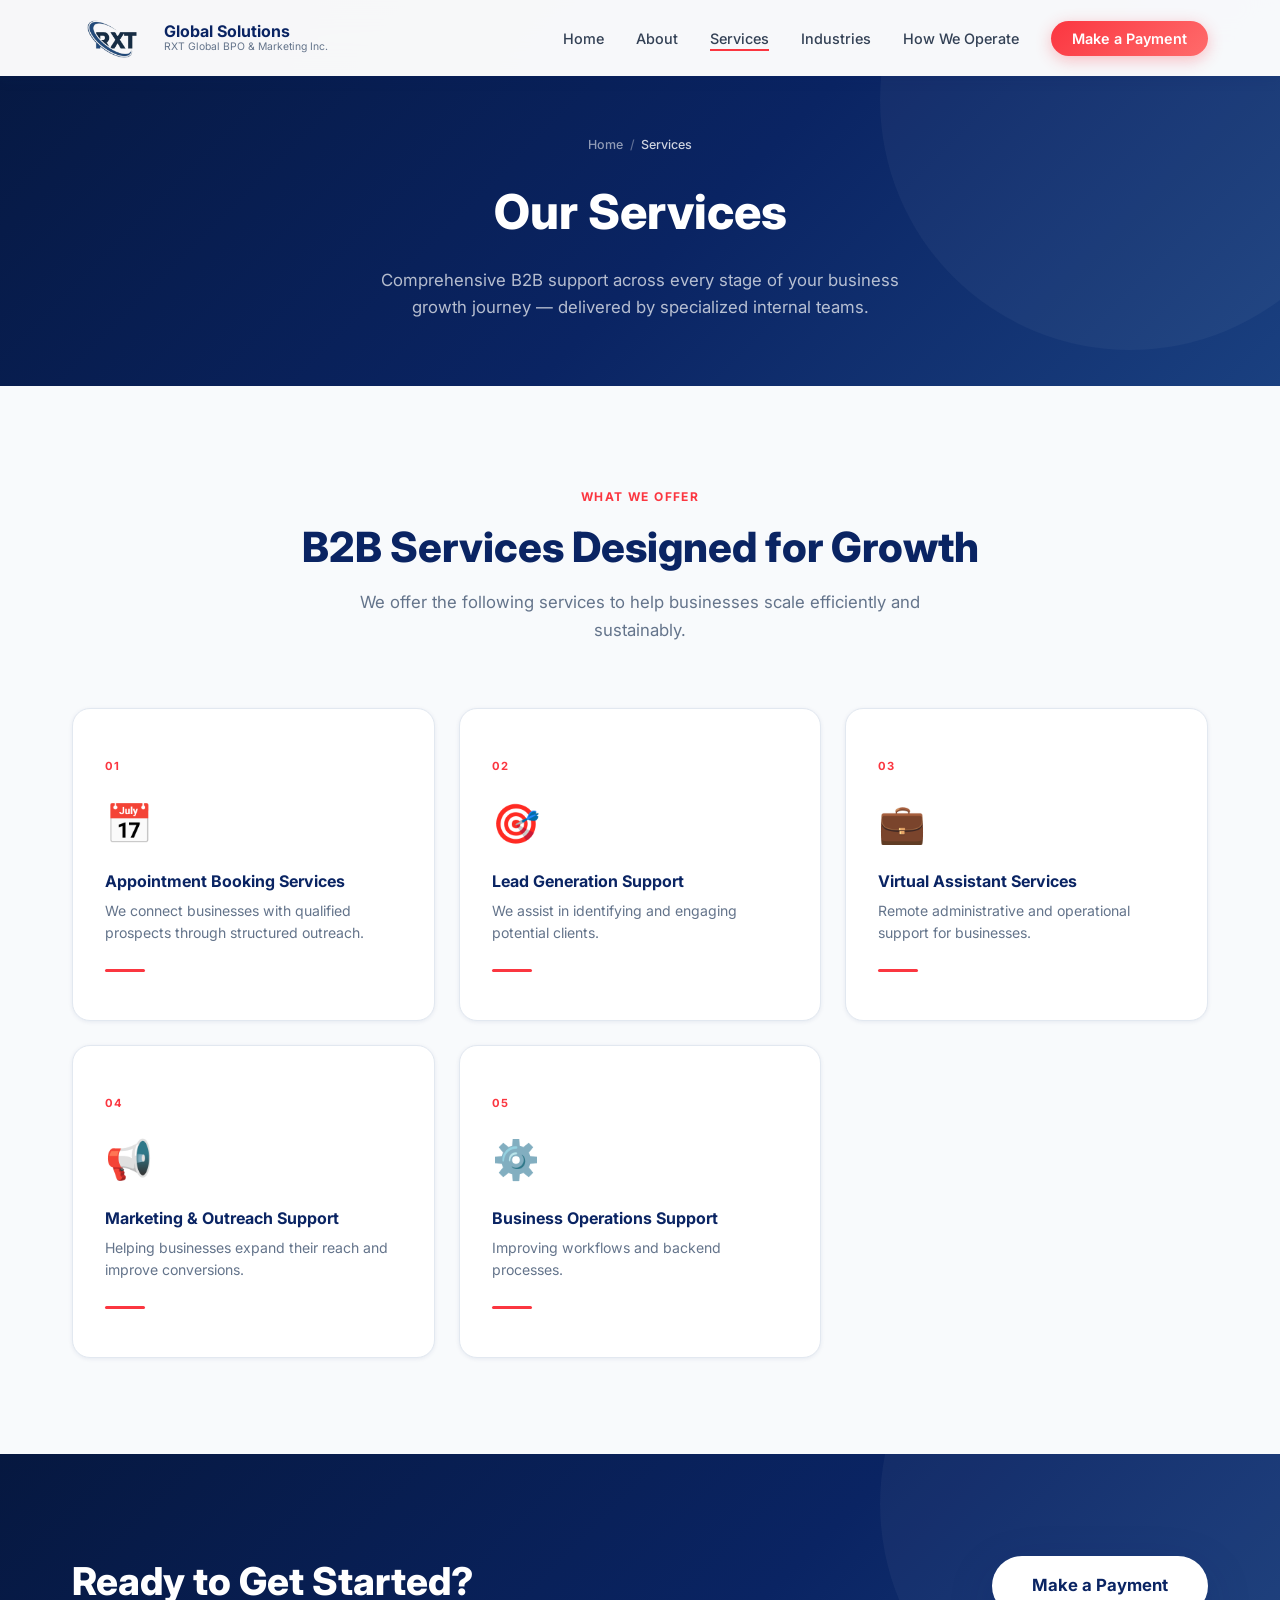
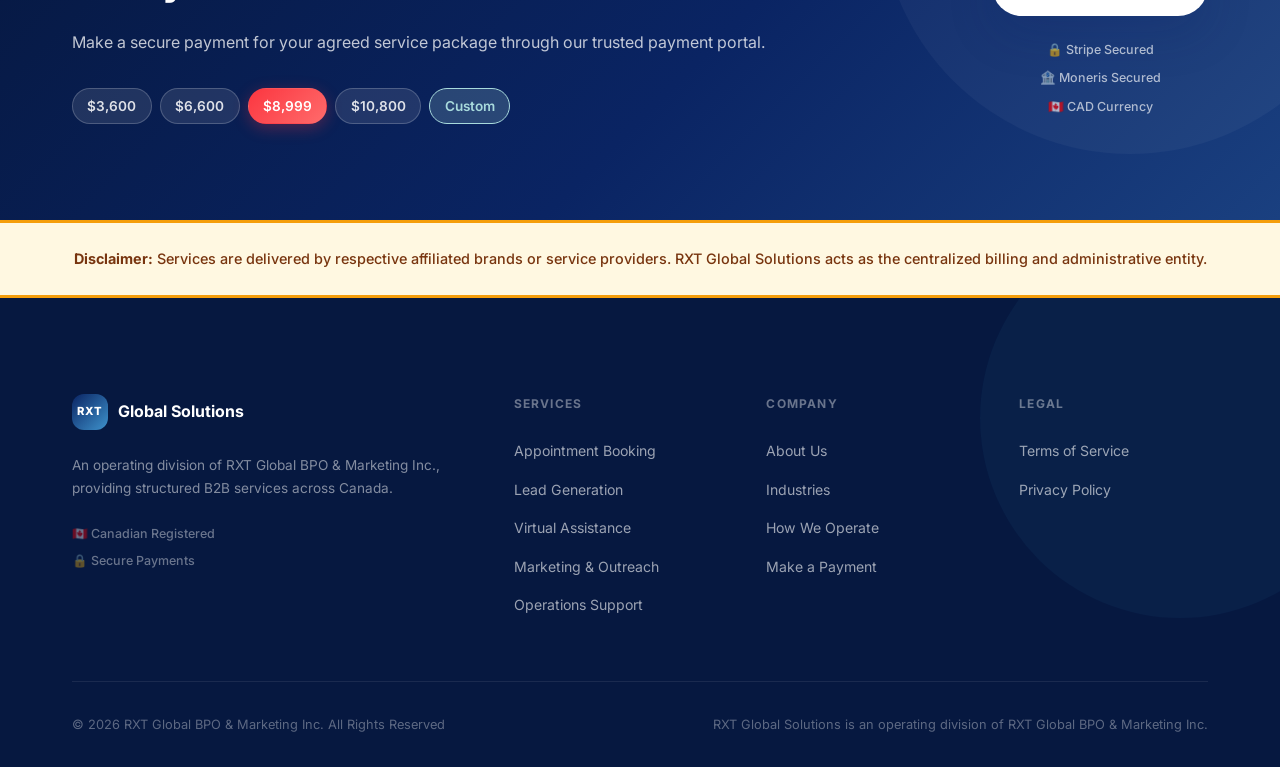
<file: services.html>
<!DOCTYPE html>
<html lang="en">
<head>
    <meta charset="UTF-8">
    <meta name="viewport" content="width=device-width, initial-scale=1.0">
    <title>Services — RXT Global Solutions</title>
    <meta name="description" content="RXT Global Solutions offers appointment booking, lead generation, virtual assistance, marketing outreach and business operations support across Canada.">
    <link rel="stylesheet" href="styles.css">
    <link rel="preconnect" href="https://fonts.googleapis.com">
    <link rel="preconnect" href="https://fonts.gstatic.com" crossorigin>
    <link href="https://fonts.googleapis.com/css2?family=Inter:wght@300;400;500;600;700;800&display=swap" rel="stylesheet">
    <link rel="icon" type="image/png" href="public/rxtlogo.png">
</head>
<body>

    <!-- ── NAVIGATION ── -->
    <nav class="navbar scrolled" id="navbar">
        <div class="nav-container">
            <a href="index.html" class="nav-logo">
                <img src="public/rxtlogo.png" alt="RXT Global Solutions" class="nav-logo-img">
                <div class="logo-text">
                    <span class="logo-name">Global Solutions</span>
                    <span class="logo-entity">RXT Global BPO &amp; Marketing Inc.</span>
                </div>
            </a>
            <ul class="nav-menu">
                <li><a href="index.html">Home</a></li>
                <li><a href="about.html">About</a></li>
                <li><a href="services.html" class="active">Services</a></li>
                <li><a href="industries.html">Industries</a></li>
                <li><a href="operations.html">How We Operate</a></li>
                <li><a href="payment.html" class="nav-cta">Make a Payment</a></li>
            </ul>
            <button class="nav-toggle" aria-label="Toggle navigation">
                <span></span><span></span><span></span>
            </button>
        </div>
    </nav>

    <!-- ── PAGE HERO ── -->
    <section class="page-hero">
        <div class="container">
            <div class="page-hero-content">
                <div class="page-hero-breadcrumb">
                    <a href="index.html">Home</a>
                    <span>/</span>
                    <span style="color:rgba(255,255,255,0.8);">Services</span>
                </div>
                <h1>Our Services</h1>
                <p>Comprehensive B2B support across every stage of your business growth journey — delivered by specialized internal teams.</p>
            </div>
        </div>
    </section>

    <!-- ── SERVICES CONTENT ── -->
    <section class="page-content">
        <div class="container">
            <div class="section-header">
                <div class="section-eyebrow">What We Offer</div>
                <h2 class="section-title">B2B Services Designed for Growth</h2>
                <p class="section-desc">We offer the following services to help businesses scale efficiently and sustainably.</p>
            </div>
            <div class="services-grid">

                <div class="service-card fade-in">
                    <div class="sc-number">01</div>
                    <div class="sc-icon">📅</div>
                    <h3>Appointment Booking Services</h3>
                    <p>We connect businesses with qualified prospects through structured outreach.</p>
                    <div class="sc-bar"></div>
                </div>

                <div class="service-card fade-in">
                    <div class="sc-number">02</div>
                    <div class="sc-icon">🎯</div>
                    <h3>Lead Generation Support</h3>
                    <p>We assist in identifying and engaging potential clients.</p>
                    <div class="sc-bar"></div>
                </div>

                <div class="service-card fade-in">
                    <div class="sc-number">03</div>
                    <div class="sc-icon">💼</div>
                    <h3>Virtual Assistant Services</h3>
                    <p>Remote administrative and operational support for businesses.</p>
                    <div class="sc-bar"></div>
                </div>

                <div class="service-card fade-in">
                    <div class="sc-number">04</div>
                    <div class="sc-icon">📢</div>
                    <h3>Marketing &amp; Outreach Support</h3>
                    <p>Helping businesses expand their reach and improve conversions.</p>
                    <div class="sc-bar"></div>
                </div>

                <div class="service-card fade-in">
                    <div class="sc-number">05</div>
                    <div class="sc-icon">⚙️</div>
                    <h3>Business Operations Support</h3>
                    <p>Improving workflows and backend processes.</p>
                    <div class="sc-bar"></div>
                </div>

            </div>
        </div>
    </section>

    <!-- ── PAYMENT CTA ── -->
    <section class="payment-cta">
        <div class="container">
            <div class="cta-inner">
                <div class="cta-left">
                    <h2>Ready to Get Started?</h2>
                    <p>Make a secure payment for your agreed service package through our trusted payment portal.</p>
                    <div class="cta-pkg-pills">
                        <span class="pkg-pill">$3,600</span>
                        <span class="pkg-pill">$6,600</span>
                        <span class="pkg-pill highlight">$8,999</span>
                        <span class="pkg-pill">$10,800</span>
                        <span class="pkg-pill custom">Custom</span>
                    </div>
                </div>
                <div class="cta-right">
                    <a href="payment.html" class="btn btn-cta-white">Make a Payment</a>
                    <div class="cta-badges">
                        <div class="cta-badge">🔒 Stripe Secured</div>
                        <div class="cta-badge">🏦 Moneris Secured</div>
                        <div class="cta-badge">🇨🇦 CAD Currency</div>
                    </div>
                </div>
            </div>
        </div>
    </section>

    <!-- ── DISCLAIMER ── -->
    <div class="disclaimer-bar">
        <div class="container">
            <p><strong>Disclaimer:</strong> Services are delivered by respective affiliated brands or service providers. RXT Global Solutions acts as the centralized billing and administrative entity.</p>
        </div>
    </div>

    <!-- ── FOOTER ── -->
    <footer class="footer">
        <div class="container">
            <div class="footer-grid">
                <div class="footer-brand-col">
                    <div class="footer-logo">
                        <div class="logo-mark sm">RXT</div>
                        <span>Global Solutions</span>
                    </div>
                    <p>An operating division of RXT Global BPO &amp; Marketing Inc., providing structured B2B services across Canada.</p>
                    <div class="footer-trust">
                        <span>🇨🇦 Canadian Registered</span>
                        <span>🔒 Secure Payments</span>
                    </div>
                </div>
                <div class="footer-col">
                    <h5>Services</h5>
                    <ul>
                        <li><a href="services.html">Appointment Booking</a></li>
                        <li><a href="services.html">Lead Generation</a></li>
                        <li><a href="services.html">Virtual Assistance</a></li>
                        <li><a href="services.html">Marketing &amp; Outreach</a></li>
                        <li><a href="services.html">Operations Support</a></li>
                    </ul>
                </div>
                <div class="footer-col">
                    <h5>Company</h5>
                    <ul>
                        <li><a href="about.html">About Us</a></li>
                        <li><a href="industries.html">Industries</a></li>
                        <li><a href="operations.html">How We Operate</a></li>
                        <li><a href="payment.html">Make a Payment</a></li>
                    </ul>
                </div>
                <div class="footer-col">
                    <h5>Legal</h5>
                    <ul>
                        <li><a href="terms.html">Terms of Service</a></li>
                        <li><a href="privacy.html">Privacy Policy</a></li>
                    </ul>
                </div>
            </div>
            <div class="footer-bottom">
                <p>&copy; 2026 RXT Global BPO &amp; Marketing Inc. All Rights Reserved</p>
                <p>RXT Global Solutions is an operating division of RXT Global BPO &amp; Marketing Inc.</p>
            </div>
        </div>
    </footer>

    <script>
        const navToggle = document.querySelector('.nav-toggle');
        const navMenu = document.querySelector('.nav-menu');
        navToggle.addEventListener('click', () => {
            navMenu.classList.toggle('active');
            navToggle.classList.toggle('active');
        });
        const observer = new IntersectionObserver((entries) => {
            entries.forEach((e, i) => { if (e.isIntersecting) setTimeout(() => e.target.classList.add('visible'), i * 80); });
        }, { threshold: 0.1 });
        document.querySelectorAll('.fade-in').forEach(el => observer.observe(el));
    </script>
</body>
</html>
</file>
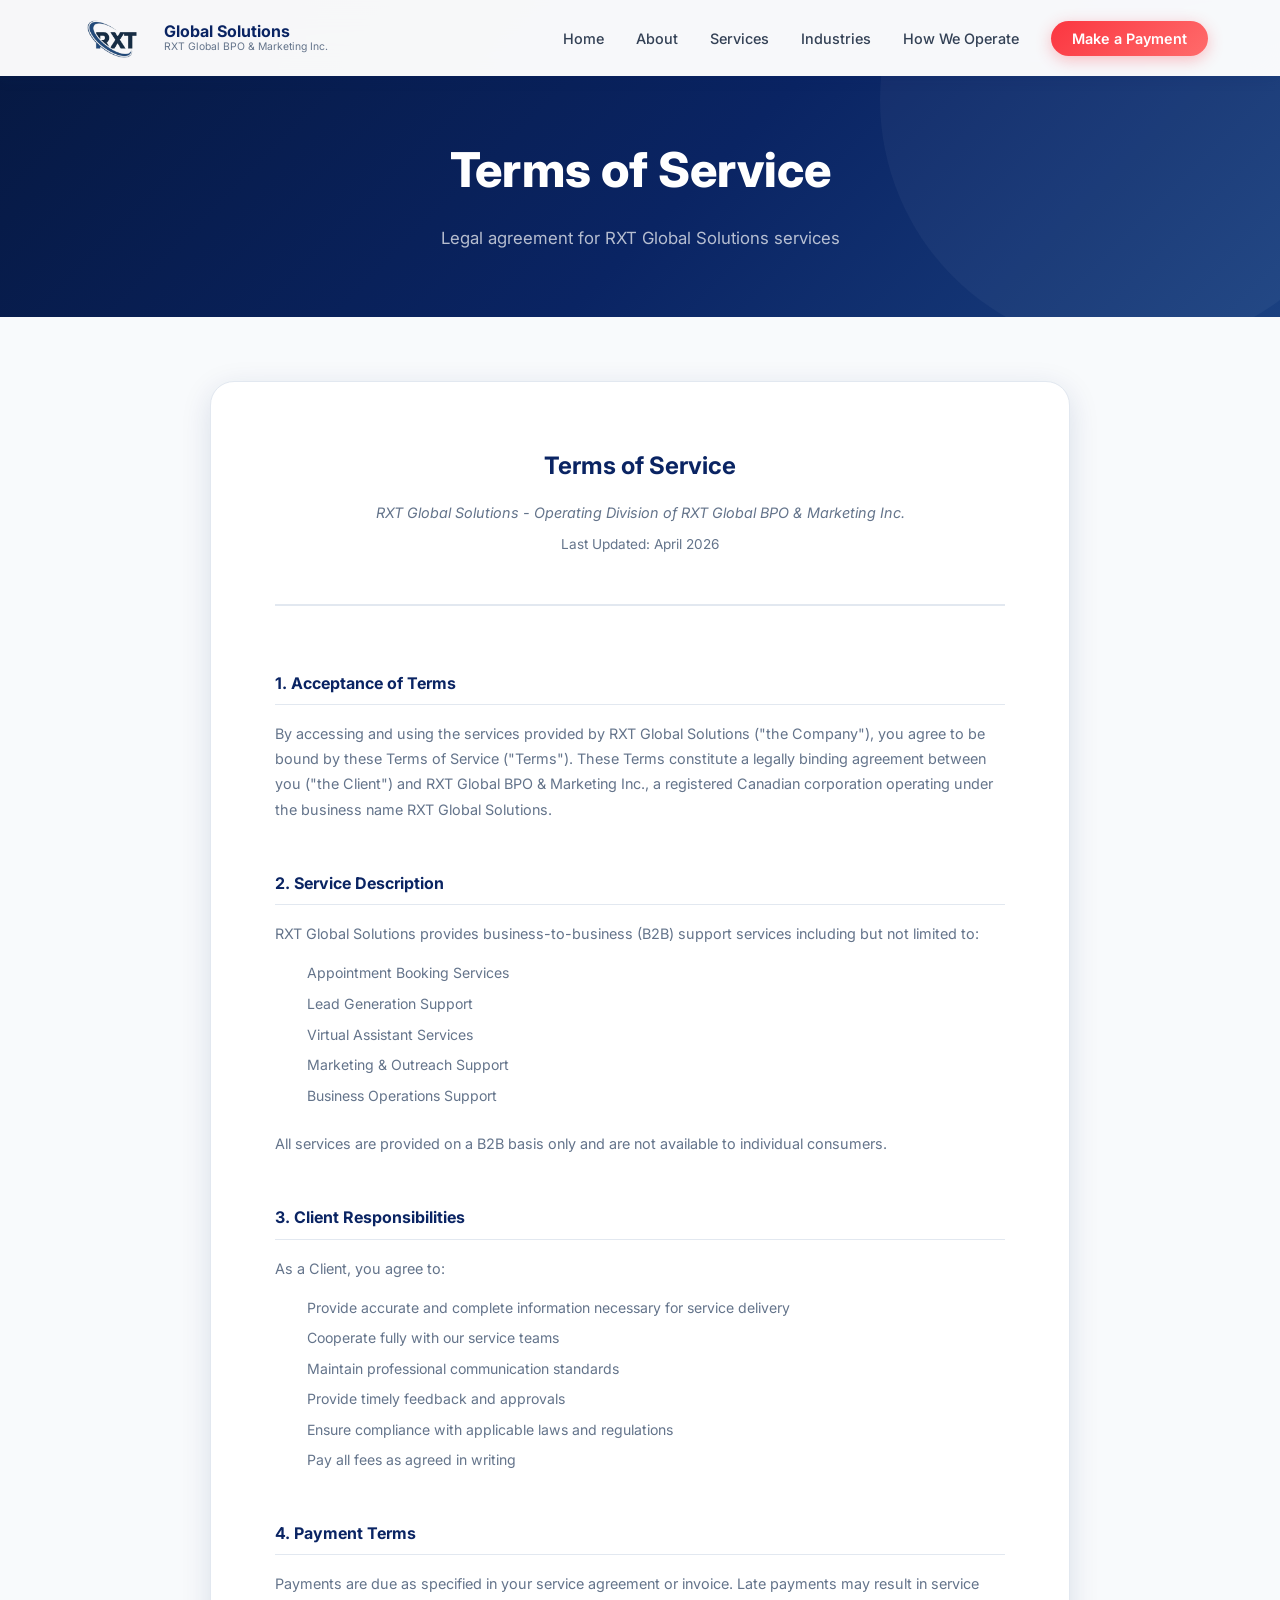
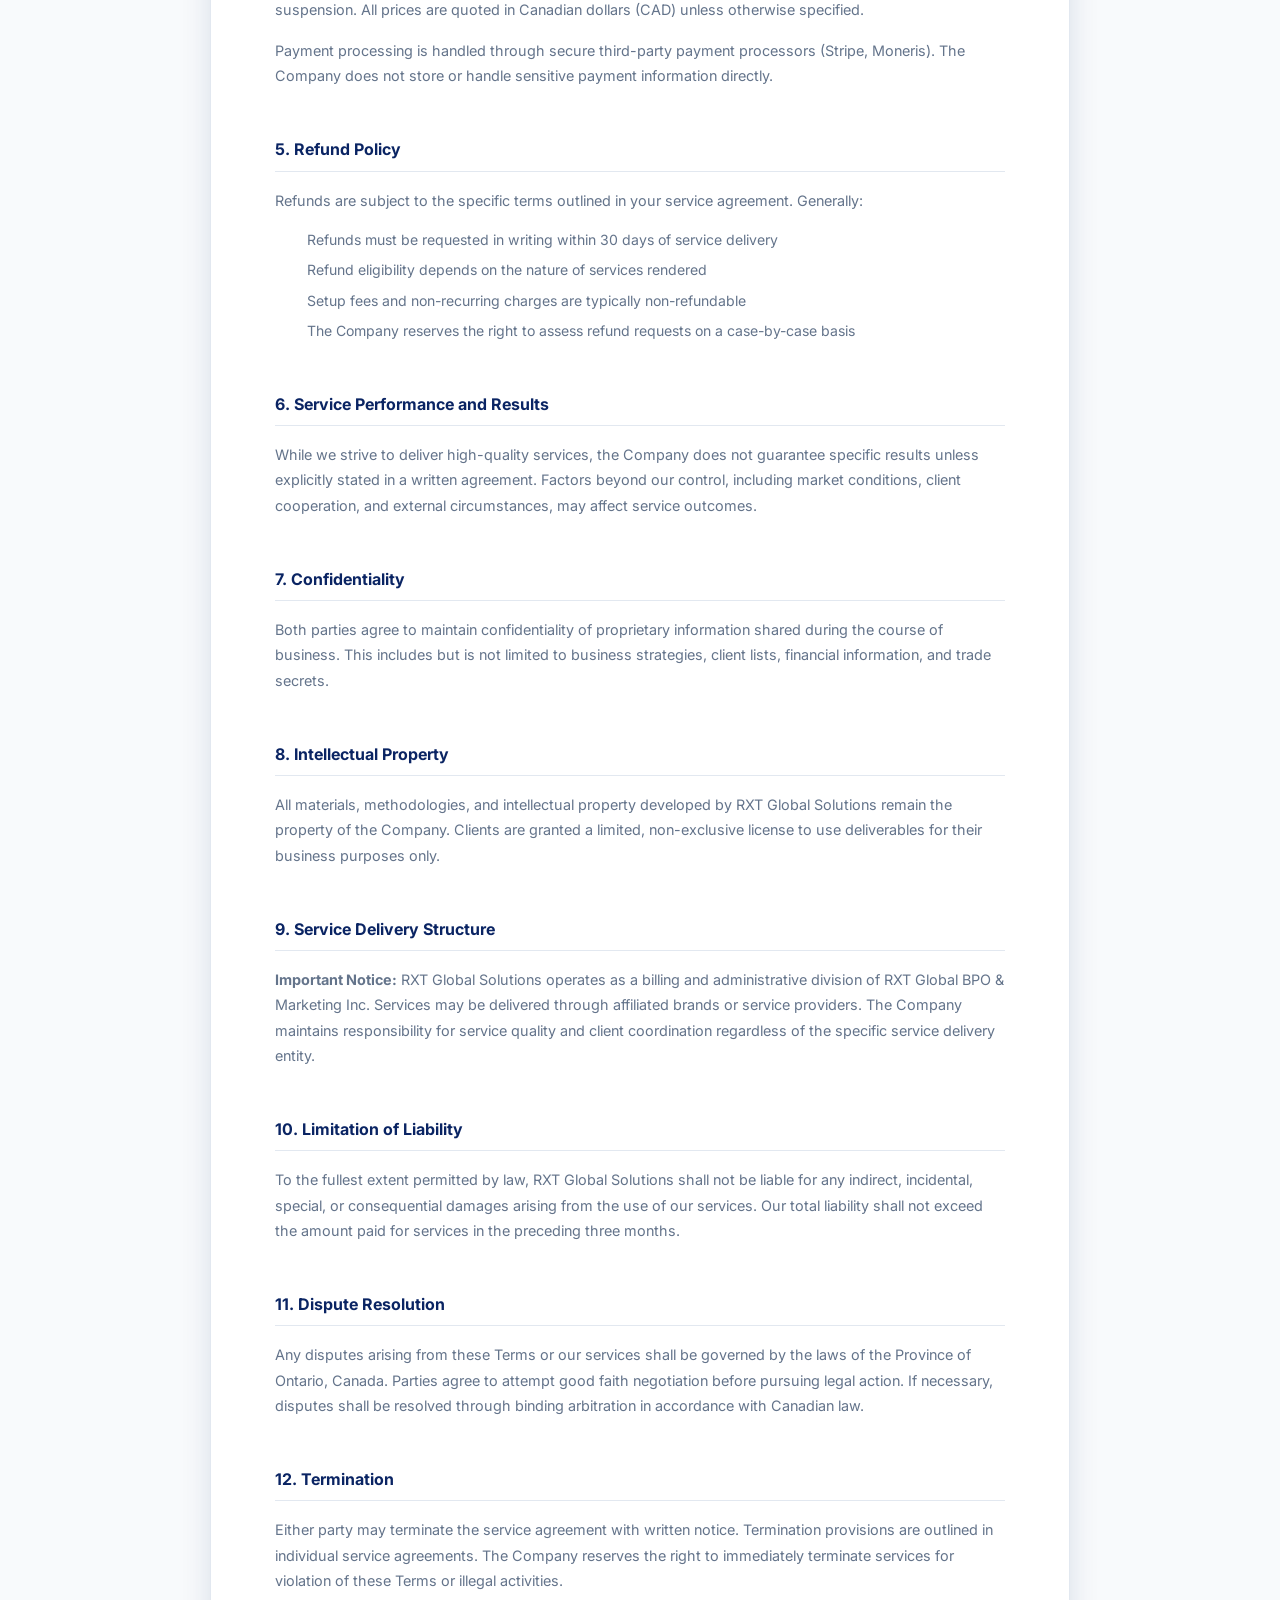
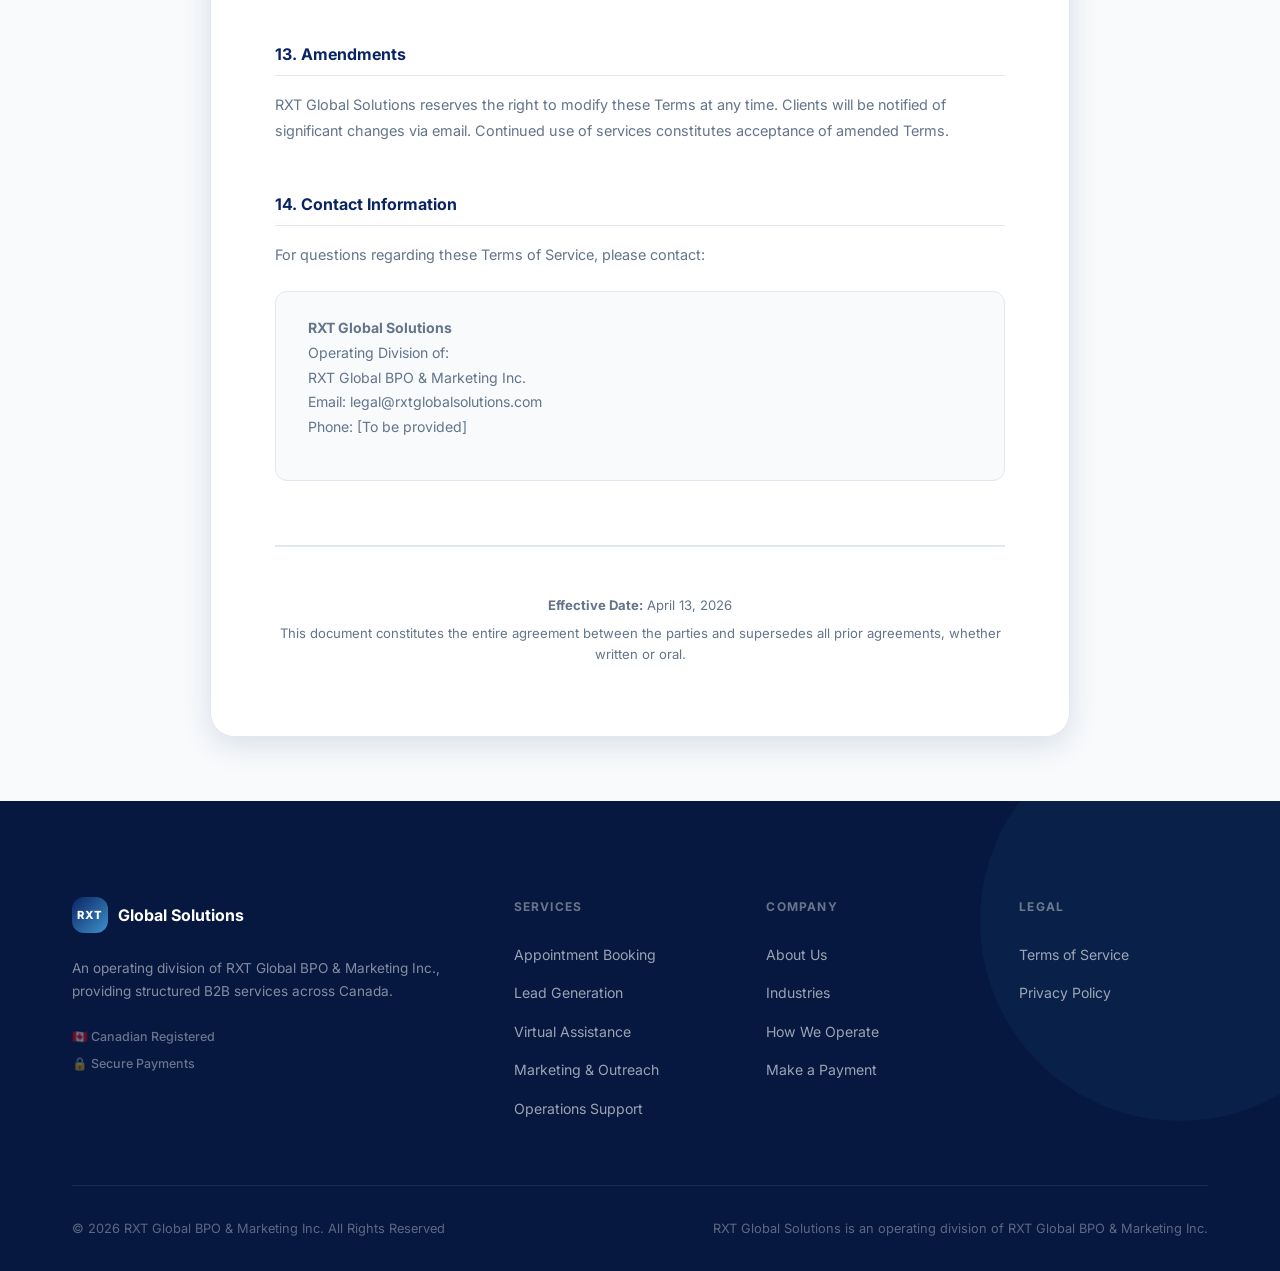
<file: terms.html>
<!DOCTYPE html>
<html lang="en">
<head>
    <meta charset="UTF-8">
    <meta name="viewport" content="width=device-width, initial-scale=1.0">
    <title>Terms of Service - RXT Global Solutions</title>
    <meta name="description" content="Terms of Service for RXT Global Solutions. B2B service agreements and policies.">
    <link rel="stylesheet" href="styles.css">
    <link rel="preconnect" href="https://fonts.googleapis.com">
    <link rel="preconnect" href="https://fonts.gstatic.com" crossorigin>
    <link href="https://fonts.googleapis.com/css2?family=Inter:wght@300;400;500;600;700;800&display=swap" rel="stylesheet">
    <link rel="icon" type="image/png" href="public/rxtlogo.png">
</head>
<body>
    <!-- Navigation -->
    <nav class="navbar scrolled" id="navbar">
        <div class="nav-container">
            <a href="index.html" class="nav-logo">
                <img src="public/rxtlogo.png" alt="RXT Global Solutions" class="nav-logo-img">
                <div class="logo-text">
                    <span class="logo-name">Global Solutions</span>
                    <span class="logo-entity">RXT Global BPO &amp; Marketing Inc.</span>
                </div>
            </a>
            <ul class="nav-menu">
                <li><a href="index.html">Home</a></li>
                <li><a href="about.html">About</a></li>
                <li><a href="services.html">Services</a></li>
                <li><a href="industries.html">Industries</a></li>
                <li><a href="operations.html">How We Operate</a></li>
                <li><a href="payment.html" class="nav-cta">Make a Payment</a></li>
            </ul>
            <button class="nav-toggle" aria-label="Toggle navigation">
                <span></span><span></span><span></span>
            </button>
        </div>
    </nav>

    <!-- Terms Hero Section -->
    <section class="legal-hero">
        <div class="container">
            <div class="legal-hero-content">
                <h1>Terms of Service</h1>
                <p>Legal agreement for RXT Global Solutions services</p>
            </div>
        </div>
    </section>

    <!-- Terms Content -->
    <section class="legal-content">
        <div class="container">
            <div class="legal-document">
                <div class="document-header">
                    <h2>Terms of Service</h2>
                    <p class="document-subtitle">RXT Global Solutions - Operating Division of RXT Global BPO & Marketing Inc.</p>
                    <p class="last-updated">Last Updated: April 2026</p>
                </div>

                <div class="document-section">
                    <h3>1. Acceptance of Terms</h3>
                    <p>By accessing and using the services provided by RXT Global Solutions ("the Company"), you agree to be bound by these Terms of Service ("Terms"). These Terms constitute a legally binding agreement between you ("the Client") and RXT Global BPO & Marketing Inc., a registered Canadian corporation operating under the business name RXT Global Solutions.</p>
                </div>

                <div class="document-section">
                    <h3>2. Service Description</h3>
                    <p>RXT Global Solutions provides business-to-business (B2B) support services including but not limited to:</p>
                    <ul>
                        <li>Appointment Booking Services</li>
                        <li>Lead Generation Support</li>
                        <li>Virtual Assistant Services</li>
                        <li>Marketing & Outreach Support</li>
                        <li>Business Operations Support</li>
                    </ul>
                    <p>All services are provided on a B2B basis only and are not available to individual consumers.</p>
                </div>

                <div class="document-section">
                    <h3>3. Client Responsibilities</h3>
                    <p>As a Client, you agree to:</p>
                    <ul>
                        <li>Provide accurate and complete information necessary for service delivery</li>
                        <li>Cooperate fully with our service teams</li>
                        <li>Maintain professional communication standards</li>
                        <li>Provide timely feedback and approvals</li>
                        <li>Ensure compliance with applicable laws and regulations</li>
                        <li>Pay all fees as agreed in writing</li>
                    </ul>
                </div>

                <div class="document-section">
                    <h3>4. Payment Terms</h3>
                    <p>Payments are due as specified in your service agreement or invoice. Late payments may result in service suspension. All prices are quoted in Canadian dollars (CAD) unless otherwise specified.</p>
                    <p>Payment processing is handled through secure third-party payment processors (Stripe, Moneris). The Company does not store or handle sensitive payment information directly.</p>
                </div>

                <div class="document-section">
                    <h3>5. Refund Policy</h3>
                    <p>Refunds are subject to the specific terms outlined in your service agreement. Generally:</p>
                    <ul>
                        <li>Refunds must be requested in writing within 30 days of service delivery</li>
                        <li>Refund eligibility depends on the nature of services rendered</li>
                        <li>Setup fees and non-recurring charges are typically non-refundable</li>
                        <li>The Company reserves the right to assess refund requests on a case-by-case basis</li>
                    </ul>
                </div>

                <div class="document-section">
                    <h3>6. Service Performance and Results</h3>
                    <p>While we strive to deliver high-quality services, the Company does not guarantee specific results unless explicitly stated in a written agreement. Factors beyond our control, including market conditions, client cooperation, and external circumstances, may affect service outcomes.</p>
                </div>

                <div class="document-section">
                    <h3>7. Confidentiality</h3>
                    <p>Both parties agree to maintain confidentiality of proprietary information shared during the course of business. This includes but is not limited to business strategies, client lists, financial information, and trade secrets.</p>
                </div>

                <div class="document-section">
                    <h3>8. Intellectual Property</h3>
                    <p>All materials, methodologies, and intellectual property developed by RXT Global Solutions remain the property of the Company. Clients are granted a limited, non-exclusive license to use deliverables for their business purposes only.</p>
                </div>

                <div class="document-section">
                    <h3>9. Service Delivery Structure</h3>
                    <p><strong>Important Notice:</strong> RXT Global Solutions operates as a billing and administrative division of RXT Global BPO & Marketing Inc. Services may be delivered through affiliated brands or service providers. The Company maintains responsibility for service quality and client coordination regardless of the specific service delivery entity.</p>
                </div>

                <div class="document-section">
                    <h3>10. Limitation of Liability</h3>
                    <p>To the fullest extent permitted by law, RXT Global Solutions shall not be liable for any indirect, incidental, special, or consequential damages arising from the use of our services. Our total liability shall not exceed the amount paid for services in the preceding three months.</p>
                </div>

                <div class="document-section">
                    <h3>11. Dispute Resolution</h3>
                    <p>Any disputes arising from these Terms or our services shall be governed by the laws of the Province of Ontario, Canada. Parties agree to attempt good faith negotiation before pursuing legal action. If necessary, disputes shall be resolved through binding arbitration in accordance with Canadian law.</p>
                </div>

                <div class="document-section">
                    <h3>12. Termination</h3>
                    <p>Either party may terminate the service agreement with written notice. Termination provisions are outlined in individual service agreements. The Company reserves the right to immediately terminate services for violation of these Terms or illegal activities.</p>
                </div>

                <div class="document-section">
                    <h3>13. Amendments</h3>
                    <p>RXT Global Solutions reserves the right to modify these Terms at any time. Clients will be notified of significant changes via email. Continued use of services constitutes acceptance of amended Terms.</p>
                </div>

                <div class="document-section">
                    <h3>14. Contact Information</h3>
                    <p>For questions regarding these Terms of Service, please contact:</p>
                    <div class="contact-info">
                        <p><strong>RXT Global Solutions</strong><br>
                        Operating Division of:<br>
                        RXT Global BPO & Marketing Inc.<br>
                        Email: legal@rxtglobalsolutions.com<br>
                        Phone: [To be provided]</p>
                    </div>
                </div>

                <div class="document-footer">
                    <p><strong>Effective Date:</strong> April 13, 2026</p>
                    <p>This document constitutes the entire agreement between the parties and supersedes all prior agreements, whether written or oral.</p>
                </div>
            </div>
        </div>
    </section>

    <!-- Footer -->
    <footer class="footer">
        <div class="container">
            <div class="footer-grid">
                <div class="footer-brand-col">
                    <div class="footer-logo">
                        <div class="logo-mark sm">RXT</div>
                        <span>Global Solutions</span>
                    </div>
                    <p>An operating division of RXT Global BPO &amp; Marketing Inc., providing structured B2B services across Canada.</p>
                    <div class="footer-trust">
                        <span>🇨🇦 Canadian Registered</span>
                        <span>🔒 Secure Payments</span>
                    </div>
                </div>
                <div class="footer-col">
                    <h5>Services</h5>
                    <ul>
                        <li><a href="index.html#services">Appointment Booking</a></li>
                        <li><a href="index.html#services">Lead Generation</a></li>
                        <li><a href="index.html#services">Virtual Assistance</a></li>
                        <li><a href="index.html#services">Marketing &amp; Outreach</a></li>
                        <li><a href="index.html#services">Operations Support</a></li>
                    </ul>
                </div>
                <div class="footer-col">
                    <h5>Company</h5>
                    <ul>
                        <li><a href="index.html#about">About Us</a></li>
                        <li><a href="index.html#industries">Industries</a></li>
                        <li><a href="index.html#operations">How We Operate</a></li>
                        <li><a href="payment.html">Make a Payment</a></li>
                    </ul>
                </div>
                <div class="footer-col">
                    <h5>Legal</h5>
                    <ul>
                        <li><a href="terms.html">Terms of Service</a></li>
                        <li><a href="privacy.html">Privacy Policy</a></li>
                    </ul>
                </div>
            </div>
            <div class="footer-bottom">
                <p>&copy; 2026 RXT Global BPO &amp; Marketing Inc. All Rights Reserved</p>
                <p>RXT Global Solutions is an operating division of RXT Global BPO &amp; Marketing Inc.</p>
            </div>
        </div>
    </footer>

    <script>
        const navToggle = document.querySelector('.nav-toggle');
        const navMenu = document.querySelector('.nav-menu');
        navToggle.addEventListener('click', () => {
            navMenu.classList.toggle('active');
            navToggle.classList.toggle('active');
        });
    </script>
</body>
</html>
</file>
<file: styles.css>
/* ═══════════════════════════════════════
   RXT GLOBAL SOLUTIONS — DESIGN SYSTEM
   ═══════════════════════════════════════ */

:root {
  /* Core palette */
  --navy:        #0A2463;
  --navy-dark:   #061840;
  --navy-mid:    #123a85;
  --blue:        #3E92CC;
  --blue-light:  #A8DADC;
  --red:         #FB3640;
  --red-dark:    #d42b35;
  --white:       #FFFFFF;
  --off-white:   #F8FAFC;
  --grey-100:    #EAF2EF;
  --grey-200:    #E2E8F0;
  --grey-400:    #94A3B8;
  --text-900:    #0F172A;
  --text-700:    #334155;
  --text-500:    #64748B;

  /* Gradients */
  --grad-hero:   linear-gradient(135deg, #061840 0%, #0A2463 55%, #1a4080 100%);
  --grad-primary: linear-gradient(135deg, #0A2463 0%, #3E92CC 100%);
  --grad-red:    linear-gradient(135deg, #FB3640 0%, #ff6b6b 100%);
  --grad-blue:   linear-gradient(135deg, #3E92CC 0%, #A8DADC 100%);

  /* Shadows */
  --sh-xs: 0 1px 4px rgba(10,36,99,0.08);
  --sh-sm: 0 4px 12px rgba(10,36,99,0.10);
  --sh-md: 0 8px 30px rgba(10,36,99,0.13);
  --sh-lg: 0 16px 48px rgba(10,36,99,0.18);
  --sh-xl: 0 24px 64px rgba(10,36,99,0.22);

  /* Radii */
  --r-sm: 6px;
  --r-md: 12px;
  --r-lg: 18px;
  --r-xl: 24px;
  --r-full: 999px;

  /* Spacing */
  --sp-1: 0.5rem;
  --sp-2: 1rem;
  --sp-3: 1.5rem;
  --sp-4: 2rem;
  --sp-6: 3rem;
  --sp-8: 4rem;
  --sp-12: 6rem;

  /* Typography */
  --font: 'Inter', -apple-system, BlinkMacSystemFont, 'Segoe UI', sans-serif;

  /* Transitions */
  --ease: 0.28s cubic-bezier(0.4,0,0.2,1);
}

/* ── RESET ── */
*, *::before, *::after { box-sizing: border-box; margin: 0; padding: 0; }
html { scroll-behavior: smooth; }
body {
  font-family: var(--font);
  font-size: 16px;
  line-height: 1.65;
  color: var(--text-700);
  background: var(--white);
  -webkit-font-smoothing: antialiased;
}
img { max-width: 100%; display: block; }
a { text-decoration: none; }
ul { list-style: none; }
button { font-family: inherit; cursor: pointer; border: none; background: none; }

/* ── CONTAINER ── */
.container {
  max-width: 1200px;
  margin: 0 auto;
  padding: 0 var(--sp-4);
}

/* ── SECTION UTILITIES ── */
.section-eyebrow {
  display: inline-block;
  font-size: 0.75rem;
  font-weight: 700;
  letter-spacing: 0.12em;
  text-transform: uppercase;
  color: var(--red);
  margin-bottom: var(--sp-2);
}
.section-title {
  font-size: clamp(1.8rem, 4vw, 2.6rem);
  font-weight: 800;
  color: var(--navy);
  line-height: 1.2;
  margin-bottom: var(--sp-2);
}
.section-desc {
  font-size: 1.05rem;
  color: var(--text-500);
  max-width: 560px;
  margin: 0 auto;
}
.section-header {
  text-align: center;
  margin-bottom: var(--sp-8);
}

/* ── BUTTONS ── */
.btn-primary-lg {
  display: inline-flex;
  align-items: center;
  gap: var(--sp-1);
  padding: 0.9rem 2rem;
  background: var(--grad-red);
  color: var(--white);
  font-weight: 600;
  font-size: 1rem;
  border-radius: var(--r-full);
  box-shadow: 0 4px 20px rgba(251,54,64,0.35);
  transition: var(--ease);
}
.btn-primary-lg:hover {
  transform: translateY(-3px);
  box-shadow: 0 8px 32px rgba(251,54,64,0.45);
}
.btn-ghost-lg {
  display: inline-flex;
  align-items: center;
  padding: 0.9rem 2rem;
  background: rgba(255,255,255,0.12);
  color: var(--white);
  font-weight: 600;
  font-size: 1rem;
  border-radius: var(--r-full);
  border: 2px solid rgba(255,255,255,0.35);
  backdrop-filter: blur(8px);
  transition: var(--ease);
}
.btn-ghost-lg:hover {
  background: rgba(255,255,255,0.22);
  border-color: rgba(255,255,255,0.6);
  transform: translateY(-3px);
}
.btn-primary-sm {
  display: inline-flex;
  align-items: center;
  padding: 0.65rem 1.5rem;
  background: var(--grad-primary);
  color: var(--white);
  font-weight: 600;
  font-size: 0.9rem;
  border-radius: var(--r-full);
  box-shadow: var(--sh-sm);
  transition: var(--ease);
}
.btn-primary-sm:hover {
  transform: translateY(-2px);
  box-shadow: var(--sh-md);
}
.btn-cta-white {
  display: inline-flex;
  align-items: center;
  justify-content: center;
  padding: 1rem 2.5rem;
  background: var(--white);
  color: var(--navy);
  font-weight: 700;
  font-size: 1.05rem;
  border-radius: var(--r-full);
  box-shadow: var(--sh-lg);
  transition: var(--ease);
  white-space: nowrap;
}
.btn-cta-white:hover {
  transform: translateY(-3px);
  box-shadow: var(--sh-xl);
}

/* ── FADE-IN ANIMATION ── */
.fade-in {
  opacity: 0;
  transform: translateY(24px);
  transition: opacity 0.55s ease, transform 0.55s ease;
}
.fade-in.visible {
  opacity: 1;
  transform: translateY(0);
}

/* ══════════════════════════════════
   NAVIGATION
══════════════════════════════════ */
.navbar {
  position: fixed;
  top: 0;
  width: 100%;
  z-index: 1000;
  padding: 0;
  background: transparent;
  transition: background var(--ease), box-shadow var(--ease), padding var(--ease);
}
.navbar.scrolled {
  background: rgba(255,255,255,0.97);
  box-shadow: var(--sh-sm);
  backdrop-filter: blur(20px);
}
.navbar.scrolled .nav-logo .logo-name { color: var(--navy); }
.navbar.scrolled .nav-logo .logo-entity { color: var(--text-500); }
.navbar.scrolled .nav-menu a { color: var(--text-700); }
.navbar.scrolled .nav-menu a:hover { color: var(--navy); }
.navbar.scrolled .logo-mark { background: var(--grad-primary); }
.navbar.scrolled .nav-toggle span { background: var(--navy); }

.nav-container {
  max-width: 1200px;
  margin: 0 auto;
  padding: 0 var(--sp-4);
  display: flex;
  justify-content: space-between;
  align-items: center;
  height: 76px;
}

/* Logo */
.nav-logo {
  display: flex;
  align-items: center;
  gap: 0.75rem;
  text-decoration: none;
}
.nav-logo-img {
  height: 46px;
  width: auto;
  object-fit: contain;
  flex-shrink: 0;
  transition: opacity var(--ease);
}
/* Homepage dark navbar: show white logo, hide dark logo */
.nav-logo-white { display: block; }
.nav-logo-dark  { display: none; }
/* Once scrolled (white navbar): swap to dark logo */
.navbar.scrolled .nav-logo-white { display: none; }
.navbar.scrolled .nav-logo-dark  { display: block; }
.logo-mark {
  width: 44px;
  height: 44px;
  background: rgba(255,255,255,0.2);
  border: 2px solid rgba(255,255,255,0.4);
  border-radius: var(--r-md);
  display: flex;
  align-items: center;
  justify-content: center;
  font-weight: 800;
  font-size: 0.8rem;
  color: var(--white);
  letter-spacing: 0.05em;
  flex-shrink: 0;
  transition: var(--ease);
}
.logo-mark.sm { width: 36px; height: 36px; font-size: 0.7rem; }
.logo-text { display: flex; flex-direction: column; line-height: 1.2; }
.logo-name {
  font-weight: 700;
  font-size: 1rem;
  color: var(--white);
  transition: color var(--ease);
}
.logo-entity {
  font-size: 0.65rem;
  font-weight: 400;
  color: rgba(255,255,255,0.65);
  transition: color var(--ease);
}

/* Nav links */
.nav-menu {
  display: flex;
  align-items: center;
  gap: var(--sp-4);
}
.nav-menu a {
  color: rgba(255,255,255,0.85);
  font-weight: 500;
  font-size: 0.9rem;
  transition: color var(--ease);
  position: relative;
}
.nav-menu a::after {
  content: '';
  position: absolute;
  bottom: -4px;
  left: 0;
  width: 0;
  height: 2px;
  background: var(--red);
  transition: width var(--ease);
}
.nav-menu a:hover { color: var(--white); }
.nav-menu a:hover::after { width: 100%; }
.nav-menu a.active { color: var(--white); }
.nav-menu a.active::after { width: 100%; }

.nav-cta {
  padding: 0.55rem 1.3rem !important;
  background: var(--grad-red) !important;
  color: var(--white) !important;
  border-radius: var(--r-full) !important;
  font-weight: 600 !important;
  box-shadow: 0 4px 16px rgba(251,54,64,0.3);
}
.nav-cta::after { display: none !important; }
.nav-cta:hover {
  transform: translateY(-2px);
  box-shadow: 0 6px 24px rgba(251,54,64,0.45) !important;
}
.navbar.scrolled .nav-cta { color: var(--white) !important; }

/* Hamburger */
.nav-toggle {
  display: none;
  flex-direction: column;
  gap: 5px;
  padding: 4px;
}
.nav-toggle span {
  width: 24px;
  height: 2.5px;
  background: var(--white);
  border-radius: 2px;
  transition: var(--ease);
  display: block;
}
.nav-toggle.active span:nth-child(1) { transform: translateY(7.5px) rotate(45deg); }
.nav-toggle.active span:nth-child(2) { opacity: 0; transform: scaleX(0); }
.nav-toggle.active span:nth-child(3) { transform: translateY(-7.5px) rotate(-45deg); }

/* ══════════════════════════════════
   HERO
══════════════════════════════════ */
.hero {
  min-height: 100vh;
  background: var(--grad-hero);
  display: flex;
  align-items: center;
  position: relative;
  overflow: hidden;
  padding: 120px 0 var(--sp-12);
}

/* Animated background shapes */
.hero-shapes { position: absolute; inset: 0; pointer-events: none; }
.hs {
  position: absolute;
  border-radius: 50%;
  opacity: 0.06;
  background: var(--white);
}
.hs-1 { width: 600px; height: 600px; top: -200px; right: -150px; animation: float 18s ease-in-out infinite; }
.hs-2 { width: 400px; height: 400px; bottom: -100px; left: -100px; animation: float 22s ease-in-out infinite reverse; }
.hs-3 { width: 250px; height: 250px; top: 20%; left: 15%; animation: float 14s ease-in-out infinite 3s; }
.hs-4 { width: 180px; height: 180px; bottom: 20%; right: 20%; animation: float 16s ease-in-out infinite 5s; opacity: 0.04; }

@keyframes float {
  0%, 100% { transform: translate(0, 0) scale(1); }
  33%       { transform: translate(20px, -30px) scale(1.04); }
  66%       { transform: translate(-15px, 15px) scale(0.97); }
}

.hero-container {
  max-width: 1200px;
  margin: 0 auto;
  padding: 0 var(--sp-4);
  position: relative;
  z-index: 1;
  max-width: 820px;
}

.hero-badge {
  display: inline-flex;
  align-items: center;
  gap: var(--sp-1);
  background: rgba(255,255,255,0.12);
  border: 1px solid rgba(255,255,255,0.25);
  color: rgba(255,255,255,0.9);
  font-size: 0.8rem;
  font-weight: 500;
  padding: 0.4rem 1rem;
  border-radius: var(--r-full);
  margin-bottom: var(--sp-4);
  backdrop-filter: blur(8px);
  animation: fadeUp 0.7s ease both;
}
.badge-flag { font-size: 1rem; }

.hero-title {
  font-size: clamp(2.8rem, 6vw, 4.5rem);
  font-weight: 800;
  color: var(--white);
  line-height: 1.1;
  margin-bottom: var(--sp-2);
  letter-spacing: -0.02em;
  animation: fadeUp 0.7s ease 0.1s both;
}
.hero-subtitle {
  font-size: clamp(1.1rem, 2.5vw, 1.4rem);
  font-weight: 400;
  color: var(--blue-light);
  margin-bottom: var(--sp-3);
  animation: fadeUp 0.7s ease 0.2s both;
}
.hero-text {
  font-size: 1.05rem;
  color: rgba(255,255,255,0.8);
  max-width: 680px;
  line-height: 1.75;
  margin-bottom: var(--sp-6);
  animation: fadeUp 0.7s ease 0.3s both;
}
.hero-actions {
  display: flex;
  gap: var(--sp-3);
  flex-wrap: wrap;
  margin-bottom: var(--sp-8);
  animation: fadeUp 0.7s ease 0.4s both;
}
.hero-trust-bar {
  display: flex;
  gap: var(--sp-2);
  flex-wrap: wrap;
  animation: fadeUp 0.7s ease 0.5s both;
}
.trust-pill {
  display: inline-flex;
  align-items: center;
  gap: 0.4rem;
  padding: 0.4rem 0.9rem;
  background: rgba(255,255,255,0.08);
  border: 1px solid rgba(255,255,255,0.15);
  color: rgba(255,255,255,0.75);
  font-size: 0.8rem;
  font-weight: 500;
  border-radius: var(--r-full);
}

@keyframes fadeUp {
  from { opacity: 0; transform: translateY(20px); }
  to   { opacity: 1; transform: translateY(0); }
}

/* ══════════════════════════════════
   STATS STRIP
══════════════════════════════════ */
.stats-strip {
  background: var(--navy-dark);
  padding: var(--sp-8) 0;
  position: relative;
  overflow: hidden;
}
.stats-strip::before {
  content: '';
  position: absolute;
  inset: 0;
  background:
    radial-gradient(ellipse 60% 80% at 10% 50%, rgba(62,146,204,0.12) 0%, transparent 70%),
    radial-gradient(ellipse 50% 70% at 90% 50%, rgba(251,54,64,0.08) 0%, transparent 70%);
  pointer-events: none;
}
.stats-row {
  display: grid;
  grid-template-columns: repeat(4, 1fr);
  gap: var(--sp-3);
  position: relative;
  z-index: 1;
}
.stat-item {
  background: rgba(255,255,255,0.05);
  border: 1px solid rgba(255,255,255,0.10);
  border-radius: var(--r-xl);
  padding: var(--sp-6) var(--sp-4);
  text-align: center;
  backdrop-filter: blur(12px);
  transition: var(--ease);
  position: relative;
  overflow: hidden;
  cursor: default;
}
.stat-item::after {
  content: '';
  position: absolute;
  inset: 0;
  border-radius: var(--r-xl);
  background: var(--grad-primary);
  opacity: 0;
  transition: opacity var(--ease);
  z-index: 0;
}
.stat-item:hover {
  transform: translateY(-6px);
  border-color: rgba(255,255,255,0.2);
  box-shadow: 0 20px 60px rgba(0,0,0,0.3), 0 0 0 1px rgba(62,146,204,0.3);
}
.stat-item:hover::after { opacity: 1; }
.stat-item:hover .stat-icon-wrap { background: rgba(255,255,255,0.15); }
.stat-item:hover .stat-num { color: var(--white); -webkit-text-fill-color: var(--white); }
.stat-item:hover .stat-lbl { color: rgba(255,255,255,0.8); }
.stat-item > * { position: relative; z-index: 1; }

.stat-icon-wrap {
  width: 64px;
  height: 64px;
  background: rgba(255,255,255,0.08);
  border: 1px solid rgba(255,255,255,0.12);
  border-radius: var(--r-lg);
  display: grid;
  place-items: center;
  margin: 0 auto var(--sp-3);
  font-size: 1.8rem;
  line-height: 1;
  text-align: center;
  flex-shrink: 0;
  transition: var(--ease);
}
.stat-num {
  font-size: clamp(2.4rem, 4vw, 3.2rem);
  font-weight: 800;
  line-height: 1;
  margin-bottom: 0.5rem;
  letter-spacing: -0.03em;
  background: linear-gradient(135deg, var(--white) 0%, var(--blue-light) 100%);
  -webkit-background-clip: text;
  -webkit-text-fill-color: transparent;
  background-clip: text;
  transition: var(--ease);
}
.stat-num sup {
  font-size: 0.45em;
  color: var(--red);
  -webkit-text-fill-color: var(--red);
  font-weight: 700;
  vertical-align: super;
  line-height: 0;
}
.stat-lbl {
  font-size: 0.78rem;
  font-weight: 600;
  color: rgba(255,255,255,0.5);
  letter-spacing: 0.06em;
  text-transform: uppercase;
  transition: var(--ease);
}
.stat-divider { display: none; }
.stat-icon { display: none; }

/* ══════════════════════════════════
   ABOUT
══════════════════════════════════ */
.about {
  padding: var(--sp-12) 0;
  background: var(--off-white);
}
.about-grid {
  display: grid;
  grid-template-columns: 1fr 1fr;
  gap: var(--sp-12);
  align-items: center;
}
.about-left p {
  color: var(--text-500);
  margin-bottom: var(--sp-3);
  font-size: 1.02rem;
  line-height: 1.75;
}
.about-lead {
  font-size: 1.15rem !important;
  color: var(--text-700) !important;
  font-weight: 500;
}
.about-card-grid {
  display: grid;
  grid-template-columns: 1fr 1fr;
  gap: var(--sp-3);
}
.about-feat-card {
  background: var(--white);
  border-radius: var(--r-lg);
  padding: var(--sp-3);
  box-shadow: var(--sh-sm);
  border: 1px solid var(--grey-200);
  transition: var(--ease);
}
.about-feat-card:hover {
  transform: translateY(-4px);
  box-shadow: var(--sh-md);
}
.afc-icon {
  font-size: 1.8rem;
  margin-bottom: var(--sp-1);
  display: block;
}
.canada-badge {
  width: 52px;
  height: 52px;
  background: linear-gradient(135deg, #fff0f0 0%, #ffe4e4 100%);
  border: 1.5px solid rgba(210, 0, 0, 0.2);
  border-radius: var(--r-md);
  display: grid;
  place-items: center;
  font-size: 1.7rem;
  line-height: 1;
  margin-bottom: var(--sp-2);
}
.about-feat-card h4 {
  font-size: 0.9rem;
  font-weight: 700;
  color: var(--navy);
  margin-bottom: 0.3rem;
}
.about-feat-card p {
  font-size: 0.82rem;
  color: var(--text-500);
  line-height: 1.5;
}

/* ══════════════════════════════════
   SERVICES
══════════════════════════════════ */
.services {
  padding: var(--sp-12) 0;
  background: var(--white);
}
.services-grid {
  display: grid;
  grid-template-columns: repeat(3, 1fr);
  gap: var(--sp-3);
}
.services-grid .service-card:nth-child(4) { grid-column: 1; }
.services-grid .service-card:nth-child(5) { grid-column: 2; }

.service-card {
  background: var(--white);
  border: 1px solid var(--grey-200);
  border-radius: var(--r-lg);
  padding: var(--sp-6) var(--sp-4);
  position: relative;
  overflow: hidden;
  transition: var(--ease);
  box-shadow: var(--sh-xs);
}
.service-card::before {
  content: '';
  position: absolute;
  inset: 0;
  background: var(--grad-primary);
  opacity: 0;
  transition: opacity var(--ease);
  z-index: 0;
}
.service-card:hover { transform: translateY(-8px); box-shadow: var(--sh-lg); border-color: transparent; }
.service-card:hover::before { opacity: 1; }
.service-card:hover .sc-number,
.service-card:hover .sc-icon,
.service-card:hover h3,
.service-card:hover p { color: var(--white); }
.service-card:hover .sc-bar { background: rgba(255,255,255,0.3); }

.sc-number {
  font-size: 0.7rem;
  font-weight: 700;
  letter-spacing: 0.1em;
  color: var(--red);
  position: relative;
  z-index: 1;
  margin-bottom: var(--sp-2);
  transition: color var(--ease);
}
.sc-icon {
  font-size: 2.4rem;
  display: block;
  margin-bottom: var(--sp-2);
  position: relative;
  z-index: 1;
  transition: var(--ease);
}
.service-card h3 {
  font-size: 1rem;
  font-weight: 700;
  color: var(--navy);
  margin-bottom: var(--sp-1);
  line-height: 1.3;
  position: relative;
  z-index: 1;
  transition: color var(--ease);
}
.service-card p {
  font-size: 0.88rem;
  color: var(--text-500);
  line-height: 1.6;
  position: relative;
  z-index: 1;
  transition: color var(--ease);
  margin-bottom: var(--sp-3);
}
.sc-bar {
  height: 3px;
  width: 40px;
  background: var(--red);
  border-radius: var(--r-full);
  position: relative;
  z-index: 1;
  transition: background var(--ease);
}

/* ══════════════════════════════════
   INDUSTRIES
══════════════════════════════════ */
.industries {
  padding: var(--sp-12) 0;
  background: var(--off-white);
}
.industries-grid {
  display: grid;
  grid-template-columns: repeat(5, 1fr);
  gap: var(--sp-3);
}
.industry-card {
  background: var(--white);
  border-radius: var(--r-lg);
  padding: var(--sp-4) var(--sp-3);
  text-align: center;
  border: 1px solid var(--grey-200);
  box-shadow: var(--sh-xs);
  transition: var(--ease);
  cursor: default;
}
.industry-card:hover {
  transform: translateY(-6px);
  box-shadow: var(--sh-md);
  border-color: var(--blue);
}
.ic-icon {
  font-size: 2.2rem;
  display: block;
  margin-bottom: var(--sp-2);
}
.industry-card h4 {
  font-size: 0.85rem;
  font-weight: 700;
  color: var(--navy);
  margin-bottom: 0.3rem;
}
.industry-card p {
  font-size: 0.78rem;
  color: var(--text-500);
  line-height: 1.4;
}

/* ══════════════════════════════════
   HOW WE OPERATE
══════════════════════════════════ */
.operations {
  padding: var(--sp-12) 0;
  background: var(--white);
}
.operations-grid {
  display: grid;
  grid-template-columns: 1fr 1fr;
  gap: var(--sp-12);
  align-items: start;
}
.ops-lead {
  font-size: 1.1rem;
  font-weight: 600;
  color: var(--navy);
  margin-bottom: var(--sp-3);
}
.ops-left p {
  color: var(--text-500);
  margin-bottom: var(--sp-4);
  line-height: 1.75;
}
.ops-checklist {
  display: flex;
  flex-direction: column;
  gap: var(--sp-2);
}
.ops-checklist li {
  display: flex;
  align-items: center;
  gap: var(--sp-2);
  font-size: 0.95rem;
  color: var(--text-700);
  font-weight: 500;
}
.check {
  width: 24px;
  height: 24px;
  background: var(--grad-primary);
  color: var(--white);
  border-radius: 50%;
  display: inline-flex;
  align-items: center;
  justify-content: center;
  font-size: 0.7rem;
  font-weight: 700;
  flex-shrink: 0;
}

/* Org Flow */
.org-flow {
  display: flex;
  flex-direction: column;
  align-items: center;
  gap: 0;
}
.org-node {
  width: 100%;
  background: var(--white);
  border: 1px solid var(--grey-200);
  border-radius: var(--r-lg);
  padding: var(--sp-3) var(--sp-4);
  display: flex;
  align-items: center;
  gap: var(--sp-3);
  box-shadow: var(--sh-sm);
  transition: var(--ease);
}
.org-node:hover { box-shadow: var(--sh-md); transform: scale(1.02); }
.parent-node {
  background: var(--grad-primary);
  border-color: transparent;
}
.parent-node .on-text strong { color: var(--white); }
.parent-node .on-text span { color: rgba(255,255,255,0.7); }
.parent-node .on-icon { color: var(--white); }
.mid-node {
  background: var(--off-white);
}
.on-icon { font-size: 1.6rem; flex-shrink: 0; }
.on-text { display: flex; flex-direction: column; gap: 0.2rem; }
.on-text strong { font-size: 0.9rem; font-weight: 700; color: var(--navy); }
.on-text span { font-size: 0.75rem; color: var(--text-500); }

.org-line {
  width: 2px;
  height: 28px;
  background: var(--grey-200);
  flex-shrink: 0;
}
.org-branches {
  display: grid;
  grid-template-columns: 1fr 1fr;
  gap: var(--sp-2);
  width: 100%;
  position: relative;
}
.org-branches::before {
  content: '';
  position: absolute;
  top: -28px;
  left: 50%;
  width: 2px;
  height: 28px;
  background: var(--grey-200);
}
.branch-node { background: var(--grey-100); }

/* ══════════════════════════════════
   PAYMENT CTA SECTION
══════════════════════════════════ */
.payment-cta {
  background: var(--grad-hero);
  padding: var(--sp-12) 0;
  position: relative;
  overflow: hidden;
}
.payment-cta::before {
  content: '';
  position: absolute;
  width: 500px;
  height: 500px;
  border-radius: 50%;
  background: rgba(255,255,255,0.04);
  top: -200px;
  right: -100px;
}
.cta-inner {
  display: flex;
  align-items: center;
  justify-content: space-between;
  gap: var(--sp-8);
  flex-wrap: wrap;
  position: relative;
  z-index: 1;
}
.cta-left { flex: 1; min-width: 280px; }
.cta-left h2 {
  font-size: clamp(1.8rem, 3.5vw, 2.4rem);
  font-weight: 800;
  color: var(--white);
  margin-bottom: var(--sp-2);
}
.cta-left p {
  color: rgba(255,255,255,0.75);
  font-size: 1rem;
  line-height: 1.7;
  margin-bottom: var(--sp-4);
}
.cta-pkg-pills {
  display: flex;
  gap: var(--sp-1);
  flex-wrap: wrap;
}
.pkg-pill {
  padding: 0.35rem 0.9rem;
  background: rgba(255,255,255,0.1);
  border: 1px solid rgba(255,255,255,0.2);
  color: rgba(255,255,255,0.85);
  font-size: 0.85rem;
  font-weight: 600;
  border-radius: var(--r-full);
}
.pkg-pill.highlight {
  background: var(--grad-red);
  border-color: transparent;
  color: var(--white);
  box-shadow: 0 4px 16px rgba(251,54,64,0.3);
}
.pkg-pill.custom {
  background: rgba(168,218,220,0.2);
  border-color: var(--blue-light);
  color: var(--blue-light);
}
.cta-right {
  display: flex;
  flex-direction: column;
  align-items: center;
  gap: var(--sp-3);
}
.cta-badges {
  display: flex;
  flex-direction: column;
  gap: var(--sp-1);
  align-items: center;
}
.cta-badge {
  font-size: 0.78rem;
  color: rgba(255,255,255,0.65);
  font-weight: 500;
}

/* ══════════════════════════════════
   DISCLAIMER
══════════════════════════════════ */
.disclaimer-bar {
  background: #FFF8E1;
  border-top: 3px solid #F59E0B;
  border-bottom: 3px solid #F59E0B;
  padding: var(--sp-3) 0;
}
.disclaimer-bar p {
  text-align: center;
  color: #78350F;
  font-size: 0.9rem;
  font-weight: 500;
}

/* ══════════════════════════════════
   FOOTER
══════════════════════════════════ */
.footer {
  background: var(--navy-dark);
  padding: var(--sp-12) 0 0;
  position: relative;
  overflow: hidden;
}
.footer::before {
  content: '';
  position: absolute;
  top: -80px;
  right: -100px;
  width: 400px;
  height: 400px;
  border-radius: 50%;
  background: rgba(62,146,204,0.06);
}
.footer-grid {
  display: grid;
  grid-template-columns: 2fr 1fr 1fr 1fr;
  gap: var(--sp-8);
  padding-bottom: var(--sp-8);
  border-bottom: 1px solid rgba(255,255,255,0.08);
  position: relative;
  z-index: 1;
}
.footer-logo {
  display: flex;
  align-items: center;
  gap: 0.6rem;
  margin-bottom: var(--sp-3);
  font-weight: 700;
  font-size: 1rem;
  color: var(--white);
}
.footer-logo .logo-mark.sm {
  background: var(--grad-primary);
  border: none;
}
.footer-brand-col p {
  font-size: 0.85rem;
  color: rgba(255,255,255,0.5);
  line-height: 1.7;
  margin-bottom: var(--sp-3);
}
.footer-trust {
  display: flex;
  flex-direction: column;
  gap: 0.4rem;
}
.footer-trust span {
  font-size: 0.78rem;
  color: rgba(255,255,255,0.4);
  font-weight: 500;
}
.footer-col h5 {
  font-size: 0.75rem;
  font-weight: 700;
  text-transform: uppercase;
  letter-spacing: 0.1em;
  color: rgba(255,255,255,0.4);
  margin-bottom: var(--sp-3);
}
.footer-col ul { display: flex; flex-direction: column; gap: 0.75rem; }
.footer-col ul li a {
  font-size: 0.88rem;
  color: rgba(255,255,255,0.6);
  font-weight: 400;
  transition: color var(--ease);
}
.footer-col ul li a:hover { color: var(--white); }

.footer-bottom {
  padding: var(--sp-4) 0;
  display: flex;
  justify-content: space-between;
  align-items: center;
  flex-wrap: wrap;
  gap: var(--sp-2);
  position: relative;
  z-index: 1;
}
.footer-bottom p {
  font-size: 0.8rem;
  color: rgba(255,255,255,0.35);
}

/* ══════════════════════════════════
   PAYMENT PAGE
══════════════════════════════════ */
.payment-hero {
  background: var(--grad-hero);
  padding: 140px 0 var(--sp-8);
  text-align: center;
  position: relative;
  overflow: hidden;
}
.payment-hero::before {
  content: '';
  position: absolute;
  width: 500px; height: 500px;
  border-radius: 50%;
  background: rgba(255,255,255,0.04);
  top: -150px; right: -100px;
}
.payment-hero-content { position: relative; z-index: 1; }
.payment-hero-content h1 {
  color: var(--white);
  font-size: clamp(2rem, 5vw, 3rem);
  font-weight: 800;
  margin-bottom: var(--sp-2);
}
.payment-hero-content p {
  color: rgba(255,255,255,0.7);
  font-size: 1.05rem;
}

.payment-section {
  background: var(--off-white);
  padding: var(--sp-8) 0;
}
.payment-container {
  max-width: 1000px;
  margin: 0 auto;
  padding: 0 var(--sp-4);
}
.payment-options h2,
.custom-amount-section h2,
.gateway-section h2 {
  text-align: center;
  font-size: 1.5rem;
  font-weight: 700;
  color: var(--navy);
  margin-bottom: var(--sp-6);
}
.payment-section-divider {
  height: 1px;
  background: var(--grey-200);
  margin: var(--sp-8) 0;
}

/* Package cards */
.packages-grid {
  display: grid;
  grid-template-columns: repeat(4, 1fr);
  gap: var(--sp-3);
  margin-bottom: var(--sp-3);
}
.package-card {
  background: var(--white);
  border: 2px solid var(--grey-200);
  border-radius: var(--r-lg);
  padding: var(--sp-4) var(--sp-3);
  text-align: center;
  position: relative;
  transition: var(--ease);
  overflow: hidden;
  display: flex;
  flex-direction: column;
}
.package-card:hover {
  transform: translateY(-6px);
  box-shadow: var(--sh-md);
  border-color: var(--blue);
}
.package-card.featured {
  border-color: var(--red);
  box-shadow: var(--sh-md);
}
.package-badge {
  position: absolute;
  top: -1px;
  left: 50%;
  transform: translateX(-50%);
  background: var(--grad-red);
  color: var(--white);
  font-size: 0.7rem;
  font-weight: 700;
  padding: 0.3rem 0.9rem;
  border-radius: 0 0 var(--r-md) var(--r-md);
  white-space: nowrap;
}
.package-header { margin-bottom: var(--sp-3); padding-top: var(--sp-2); }
.package-header h3 { font-size: 0.9rem; font-weight: 700; color: var(--navy); margin-bottom: var(--sp-2); }
.package-price {
  font-size: 2rem;
  font-weight: 800;
  color: var(--navy);
  line-height: 1;
}
.package-price-cad {
  font-size: 0.75rem;
  font-weight: 500;
  color: var(--text-500);
  margin-top: 0.25rem;
}
.package-features {
  flex: 1;
  margin-bottom: var(--sp-4);
}
.package-features ul { display: flex; flex-direction: column; gap: 0.5rem; }
.package-features li {
  font-size: 0.82rem;
  color: var(--text-500);
  padding: 0.3rem 0;
  border-bottom: 1px solid var(--grey-200);
  display: flex;
  align-items: center;
  gap: 0.4rem;
}
.package-features li::before {
  content: '✓';
  color: var(--red);
  font-weight: 700;
  font-size: 0.75rem;
  flex-shrink: 0;
}
.package-btn {
  display: block;
  width: 100%;
  padding: 0.7rem;
  background: var(--grad-primary);
  color: var(--white);
  font-weight: 600;
  font-size: 0.9rem;
  border-radius: var(--r-md);
  transition: var(--ease);
  box-shadow: var(--sh-sm);
  border: none;
  cursor: pointer;
}
.package-btn:hover {
  transform: translateY(-2px);
  box-shadow: var(--sh-md);
}
.package-card.featured .package-btn {
  background: var(--grad-red);
}

/* Custom amount */
.custom-amount-section { margin-top: var(--sp-4); }
.custom-amount-form {
  background: var(--white);
  padding: var(--sp-6);
  border-radius: var(--r-xl);
  box-shadow: var(--sh-md);
  max-width: 520px;
  margin: 0 auto;
  border: 1px solid var(--grey-200);
}
.form-group { margin-bottom: var(--sp-4); }
.form-group label {
  display: block;
  font-size: 0.85rem;
  font-weight: 600;
  color: var(--navy);
  margin-bottom: 0.5rem;
}
.input-group { position: relative; }
.input-prefix {
  position: absolute;
  left: 1rem;
  top: 50%;
  transform: translateY(-50%);
  color: var(--text-500);
  font-weight: 600;
}
input[type="number"],
input[type="text"] {
  width: 100%;
  padding: 0.8rem 1rem;
  border: 2px solid var(--grey-200);
  border-radius: var(--r-md);
  font-size: 0.95rem;
  font-family: var(--font);
  color: var(--text-900);
  background: var(--white);
  transition: var(--ease);
}
input[type="number"] { padding-left: 2rem; }
input[type="number"]:focus,
input[type="text"]:focus {
  outline: none;
  border-color: var(--blue);
  box-shadow: 0 0 0 4px rgba(62,146,204,0.12);
}
input.input-error { border-color: var(--red); box-shadow: 0 0 0 4px rgba(251,54,64,0.1); }
.field-error {
  font-size: 0.8rem;
  color: var(--red);
  margin-top: 0.4rem;
  display: none;
}
.field-error.visible { display: block; }
.custom-proceed-btn {
  width: 100%;
  padding: 0.9rem;
  background: var(--grad-primary);
  color: var(--white);
  font-weight: 600;
  font-size: 1rem;
  border-radius: var(--r-md);
  border: none;
  cursor: pointer;
  transition: var(--ease);
  box-shadow: var(--sh-sm);
}
.custom-proceed-btn:hover { transform: translateY(-2px); box-shadow: var(--sh-md); }

/* Gateway selection */
.gateway-section {
  margin-top: var(--sp-6);
  background: var(--white);
  border-radius: var(--r-xl);
  padding: var(--sp-6);
  box-shadow: var(--sh-md);
  border: 1px solid var(--grey-200);
}
.gateway-options {
  display: grid;
  grid-template-columns: 1fr 1fr;
  gap: var(--sp-3);
}
.gateway-card {
  border: 2px solid var(--grey-200);
  border-radius: var(--r-lg);
  padding: var(--sp-4);
  display: flex;
  flex-direction: column;
  gap: var(--sp-3);
  transition: var(--ease);
  cursor: pointer;
}
.gateway-card:hover { border-color: var(--blue); box-shadow: var(--sh-sm); transform: translateY(-3px); }
.gateway-info { display: flex; align-items: center; gap: var(--sp-3); }
.gateway-logo svg { border-radius: var(--r-sm); }
.gateway-details h4 { font-size: 1rem; font-weight: 700; color: var(--navy); margin-bottom: 0.2rem; }
.gateway-details p { font-size: 0.82rem; color: var(--text-500); }
.gateway-btn {
  width: 100%;
  padding: 0.75rem;
  background: transparent;
  border: 2px solid var(--navy);
  color: var(--navy);
  font-weight: 600;
  font-size: 0.9rem;
  border-radius: var(--r-md);
  cursor: pointer;
  transition: var(--ease);
}
.gateway-btn:hover {
  background: var(--navy);
  color: var(--white);
}

/* Payment summary */
.payment-summary {
  background: var(--white);
  border-radius: var(--r-xl);
  padding: var(--sp-6);
  margin-top: var(--sp-4);
  box-shadow: var(--sh-md);
  border: 1px solid var(--grey-200);
}
.payment-summary h3 { color: var(--navy); font-size: 1.2rem; font-weight: 700; margin-bottom: var(--sp-4); }
.summary-item {
  display: flex;
  justify-content: space-between;
  padding: 0.75rem 0;
  border-bottom: 1px solid var(--grey-200);
  font-size: 0.9rem;
  color: var(--text-500);
}
.summary-item span:last-child { font-weight: 600; color: var(--navy); }
.summary-total {
  display: flex;
  justify-content: space-between;
  padding: var(--sp-3) 0 0;
  font-size: 1.1rem;
  font-weight: 800;
  color: var(--navy);
}
.confirm-btn {
  width: 100%;
  margin-top: var(--sp-4);
  padding: 1rem;
  background: var(--grad-red);
  color: var(--white);
  font-weight: 700;
  font-size: 1rem;
  border-radius: var(--r-md);
  border: none;
  cursor: pointer;
  transition: var(--ease);
  box-shadow: 0 4px 16px rgba(251,54,64,0.3);
}
.confirm-btn:hover { transform: translateY(-2px); box-shadow: 0 8px 28px rgba(251,54,64,0.4); }
.confirm-btn:disabled { opacity: 0.7; cursor: not-allowed; transform: none; }

/* Redirect notice */
.payment-redirect-notice {
  background: var(--white);
  border: 2px solid var(--blue);
  border-radius: var(--r-xl);
  padding: var(--sp-8);
  text-align: center;
  margin-top: var(--sp-4);
  box-shadow: var(--sh-md);
}
.redirect-icon { font-size: 3rem; margin-bottom: var(--sp-2); }
.payment-redirect-notice h3 { color: var(--navy); margin-bottom: var(--sp-2); font-size: 1.3rem; }
.payment-redirect-notice p { color: var(--text-500); margin-bottom: var(--sp-3); }
.redirect-spinner {
  width: 40px; height: 40px;
  border: 4px solid var(--grey-200);
  border-top-color: var(--blue);
  border-radius: 50%;
  animation: spin 0.8s linear infinite;
  margin: var(--sp-3) auto;
}
@keyframes spin { to { transform: rotate(360deg); } }
.redirect-fallback { font-size: 0.83rem; color: var(--text-500); margin-top: var(--sp-3); }
.redirect-fallback a { color: var(--blue); text-decoration: underline; }

/* Security notice */
.security-notice {
  background: var(--white);
  padding: var(--sp-6) 0;
  border-top: 1px solid var(--grey-200);
}
.security-content {
  display: flex;
  align-items: center;
  gap: var(--sp-4);
  max-width: 780px;
  margin: 0 auto;
  background: var(--off-white);
  padding: var(--sp-4) var(--sp-6);
  border-radius: var(--r-lg);
  border: 1px solid var(--grey-200);
}
.security-icon { font-size: 2.5rem; flex-shrink: 0; }
.security-text h3 { font-size: 1rem; font-weight: 700; color: var(--navy); margin-bottom: 0.3rem; }
.security-text p { font-size: 0.85rem; color: var(--text-500); line-height: 1.6; }

/* ══════════════════════════════════
   INNER PAGE HERO (shared)
══════════════════════════════════ */
.page-hero,
.legal-hero {
  background: var(--grad-hero);
  padding: 130px 0 var(--sp-8);
  text-align: center;
  position: relative;
  overflow: hidden;
}
.page-hero::before,
.legal-hero::before {
  content: '';
  position: absolute;
  width: 500px; height: 500px;
  border-radius: 50%;
  background: rgba(255,255,255,0.04);
  top: -150px; right: -100px;
  pointer-events: none;
}
.page-hero-content,
.legal-hero-content { position: relative; z-index: 1; }
.page-hero-content h1,
.legal-hero-content h1 { color: var(--white); font-size: clamp(2rem,5vw,3rem); font-weight: 800; margin-bottom: var(--sp-2); }
.page-hero-content p,
.legal-hero-content p { color: rgba(255,255,255,0.7); font-size: 1.05rem; max-width: 560px; margin: 0 auto; }
.page-hero-breadcrumb {
  display: inline-flex;
  align-items: center;
  gap: 0.4rem;
  font-size: 0.78rem;
  color: rgba(255,255,255,0.55);
  margin-bottom: var(--sp-2);
  font-weight: 500;
}
.page-hero-breadcrumb a { color: rgba(255,255,255,0.55); transition: color var(--ease); }
.page-hero-breadcrumb a:hover { color: var(--white); }
.page-hero-breadcrumb span { color: rgba(255,255,255,0.35); }

/* Inner page content wrapper */
.page-content {
  background: var(--off-white);
  padding: var(--sp-12) 0;
}
.page-content-white {
  background: var(--white);
  padding: var(--sp-12) 0;
}

/* ══════════════════════════════════
   LEGAL PAGES
══════════════════════════════════ */

.legal-content { background: var(--off-white); padding: var(--sp-8) 0; }
.legal-document {
  background: var(--white);
  padding: var(--sp-8);
  border-radius: var(--r-xl);
  box-shadow: var(--sh-md);
  max-width: 860px;
  margin: 0 auto;
  border: 1px solid var(--grey-200);
}
.document-header {
  text-align: center;
  margin-bottom: var(--sp-8);
  padding-bottom: var(--sp-6);
  border-bottom: 2px solid var(--grey-200);
}
.document-header h2 { color: var(--navy); margin-bottom: var(--sp-2); }
.document-subtitle { color: var(--text-500); font-style: italic; margin-bottom: var(--sp-1); font-size: 0.9rem; }
.last-updated { color: var(--text-500); font-size: 0.85rem; }
.document-section { margin-bottom: var(--sp-6); }
.document-section h3 {
  color: var(--navy);
  font-size: 1rem;
  font-weight: 700;
  margin-bottom: var(--sp-2);
  padding-bottom: var(--sp-1);
  border-bottom: 1px solid var(--grey-200);
}
.document-section h4 { color: var(--text-700); font-size: 0.9rem; margin: var(--sp-3) 0 var(--sp-1); }
.document-section p { color: var(--text-500); font-size: 0.9rem; line-height: 1.75; margin-bottom: var(--sp-2); }
.document-section ul { padding-left: var(--sp-4); margin: var(--sp-2) 0 var(--sp-3); }
.document-section li { font-size: 0.88rem; color: var(--text-500); margin-bottom: 0.5rem; line-height: 1.6; }
.contact-info {
  background: var(--off-white);
  padding: var(--sp-3) var(--sp-4);
  border-radius: var(--r-md);
  border: 1px solid var(--grey-200);
  margin: var(--sp-3) 0;
}
.contact-info p { font-size: 0.88rem; color: var(--text-500); line-height: 1.75; }
.document-footer {
  margin-top: var(--sp-8);
  padding-top: var(--sp-6);
  border-top: 2px solid var(--grey-200);
  text-align: center;
}
.document-footer p { font-size: 0.82rem; color: var(--text-500); margin-bottom: 0.4rem; }

/* ══════════════════════════════════
   HOME PAGE TEASERS
══════════════════════════════════ */
.home-teaser {
  padding: var(--sp-12) 0;
}
.home-teaser-alt { background: var(--off-white); }

.teaser-header {
  display: flex;
  justify-content: space-between;
  align-items: flex-end;
  margin-bottom: var(--sp-8);
  flex-wrap: wrap;
  gap: var(--sp-3);
}
.teaser-header-left .section-eyebrow { margin-bottom: 0.4rem; }
.teaser-header-left .section-title { margin-bottom: 0; }
.teaser-view-all {
  display: inline-flex;
  align-items: center;
  gap: 0.4rem;
  font-size: 0.88rem;
  font-weight: 600;
  color: var(--navy);
  border-bottom: 2px solid var(--red);
  padding-bottom: 2px;
  transition: var(--ease);
  white-space: nowrap;
}
.teaser-view-all:hover { color: var(--red); }

/* Service teaser cards (3-col on home) */
.services-teaser-grid {
  display: grid;
  grid-template-columns: repeat(3, 1fr);
  gap: var(--sp-3);
}

/* Industry teaser pills on home */
.industries-teaser {
  display: flex;
  flex-wrap: wrap;
  gap: var(--sp-2);
}
.industry-pill {
  display: inline-flex;
  align-items: center;
  gap: 0.5rem;
  padding: 0.75rem 1.25rem;
  background: var(--white);
  border: 1px solid var(--grey-200);
  border-radius: var(--r-full);
  font-size: 0.9rem;
  font-weight: 500;
  color: var(--text-700);
  box-shadow: var(--sh-xs);
  transition: var(--ease);
}
.industry-pill:hover {
  border-color: var(--blue);
  color: var(--navy);
  box-shadow: var(--sh-sm);
  transform: translateY(-2px);
}
.industry-pill-icon { font-size: 1.1rem; }

/* About teaser on home */
.about-teaser-grid {
  display: grid;
  grid-template-columns: 1fr 1fr;
  gap: var(--sp-12);
  align-items: center;
}
.about-teaser-visual {
  display: grid;
  grid-template-columns: 1fr 1fr;
  gap: var(--sp-3);
}

/* ══════════════════════════════════
   RESPONSIVE
══════════════════════════════════ */
@media (max-width: 1024px) {
  .services-grid { grid-template-columns: repeat(2, 1fr); }
  .services-grid .service-card:nth-child(4),
  .services-grid .service-card:nth-child(5) { grid-column: auto; }
  .industries-grid { grid-template-columns: repeat(3, 1fr); }
  .packages-grid { grid-template-columns: repeat(2, 1fr); }
  .footer-grid { grid-template-columns: 1fr 1fr; }
}

@media (max-width: 1024px) {
  .services-teaser-grid { grid-template-columns: repeat(2, 1fr); }
  .about-teaser-grid { grid-template-columns: 1fr; gap: var(--sp-6); }
  .about-teaser-visual { grid-template-columns: repeat(2, 1fr); }
}

@media (max-width: 768px) {
  /* Nav mobile */
  .nav-menu {
    position: fixed;
    top: 76px;
    left: -100%;
    width: 100%;
    flex-direction: column;
    background: var(--white);
    padding: var(--sp-4) 0;
    box-shadow: var(--sh-lg);
    transition: left var(--ease);
    gap: 0;
  }
  .nav-menu.active { left: 0; }
  .nav-menu a {
    color: var(--text-700);
    display: block;
    padding: var(--sp-2) var(--sp-4);
    width: 100%;
    text-align: left;
  }
  .nav-menu a:hover { color: var(--navy); background: var(--off-white); }
  .nav-menu .nav-cta {
    margin: var(--sp-2) var(--sp-4);
    display: block;
    text-align: center;
  }
  .nav-toggle { display: flex; }
  .navbar.scrolled .nav-toggle span { background: var(--navy); }

  /* Hero */
  .hero { padding: 100px 0 var(--sp-8); min-height: auto; }
  .hero-actions { flex-direction: column; align-items: flex-start; }

  /* Stats */
  .stats-row { grid-template-columns: repeat(2, 1fr); }
  .stat-item { padding: var(--sp-3); }

  /* About */
  .about-grid { grid-template-columns: 1fr; gap: var(--sp-6); }
  .about-card-grid { grid-template-columns: 1fr 1fr; }

  /* Services */
  .services-grid { grid-template-columns: 1fr; }

  /* Industries */
  .industries-grid { grid-template-columns: repeat(2, 1fr); }

  /* Operations */
  .operations-grid { grid-template-columns: 1fr; gap: var(--sp-6); }
  .org-branches { grid-template-columns: 1fr 1fr; }

  /* CTA */
  .cta-inner { flex-direction: column; text-align: center; }
  .cta-left { min-width: unset; }
  .cta-pkg-pills { justify-content: center; }

  /* Payment */
  .packages-grid { grid-template-columns: 1fr 1fr; }
  .gateway-options { grid-template-columns: 1fr; }
  .security-content { flex-direction: column; text-align: center; }

  /* Footer */
  .footer-grid { grid-template-columns: 1fr; gap: var(--sp-6); }
  .footer-bottom { flex-direction: column; text-align: center; }

  /* Legal */
  .legal-document { padding: var(--sp-4); }
}

@media (max-width: 480px) {
  .container { padding: 0 var(--sp-2); }
  .hero-trust-bar { gap: var(--sp-1); }
  .trust-pill { font-size: 0.72rem; padding: 0.3rem 0.7rem; }
  .about-card-grid { grid-template-columns: 1fr; }
  .industries-grid { grid-template-columns: 1fr 1fr; }
  .packages-grid { grid-template-columns: 1fr; }
  .stats-row { grid-template-columns: repeat(2, 1fr); }
  .stat-num { font-size: 2rem; }
  .hero-title { font-size: 2.2rem; }
  .services-teaser-grid { grid-template-columns: 1fr; }
  .about-teaser-visual { grid-template-columns: 1fr; }
  .teaser-header { flex-direction: column; align-items: flex-start; }
}

@media print {
  .navbar, .hero-actions, .hero-trust-bar, .payment-cta, .nav-toggle { display: none !important; }
}
</file>
